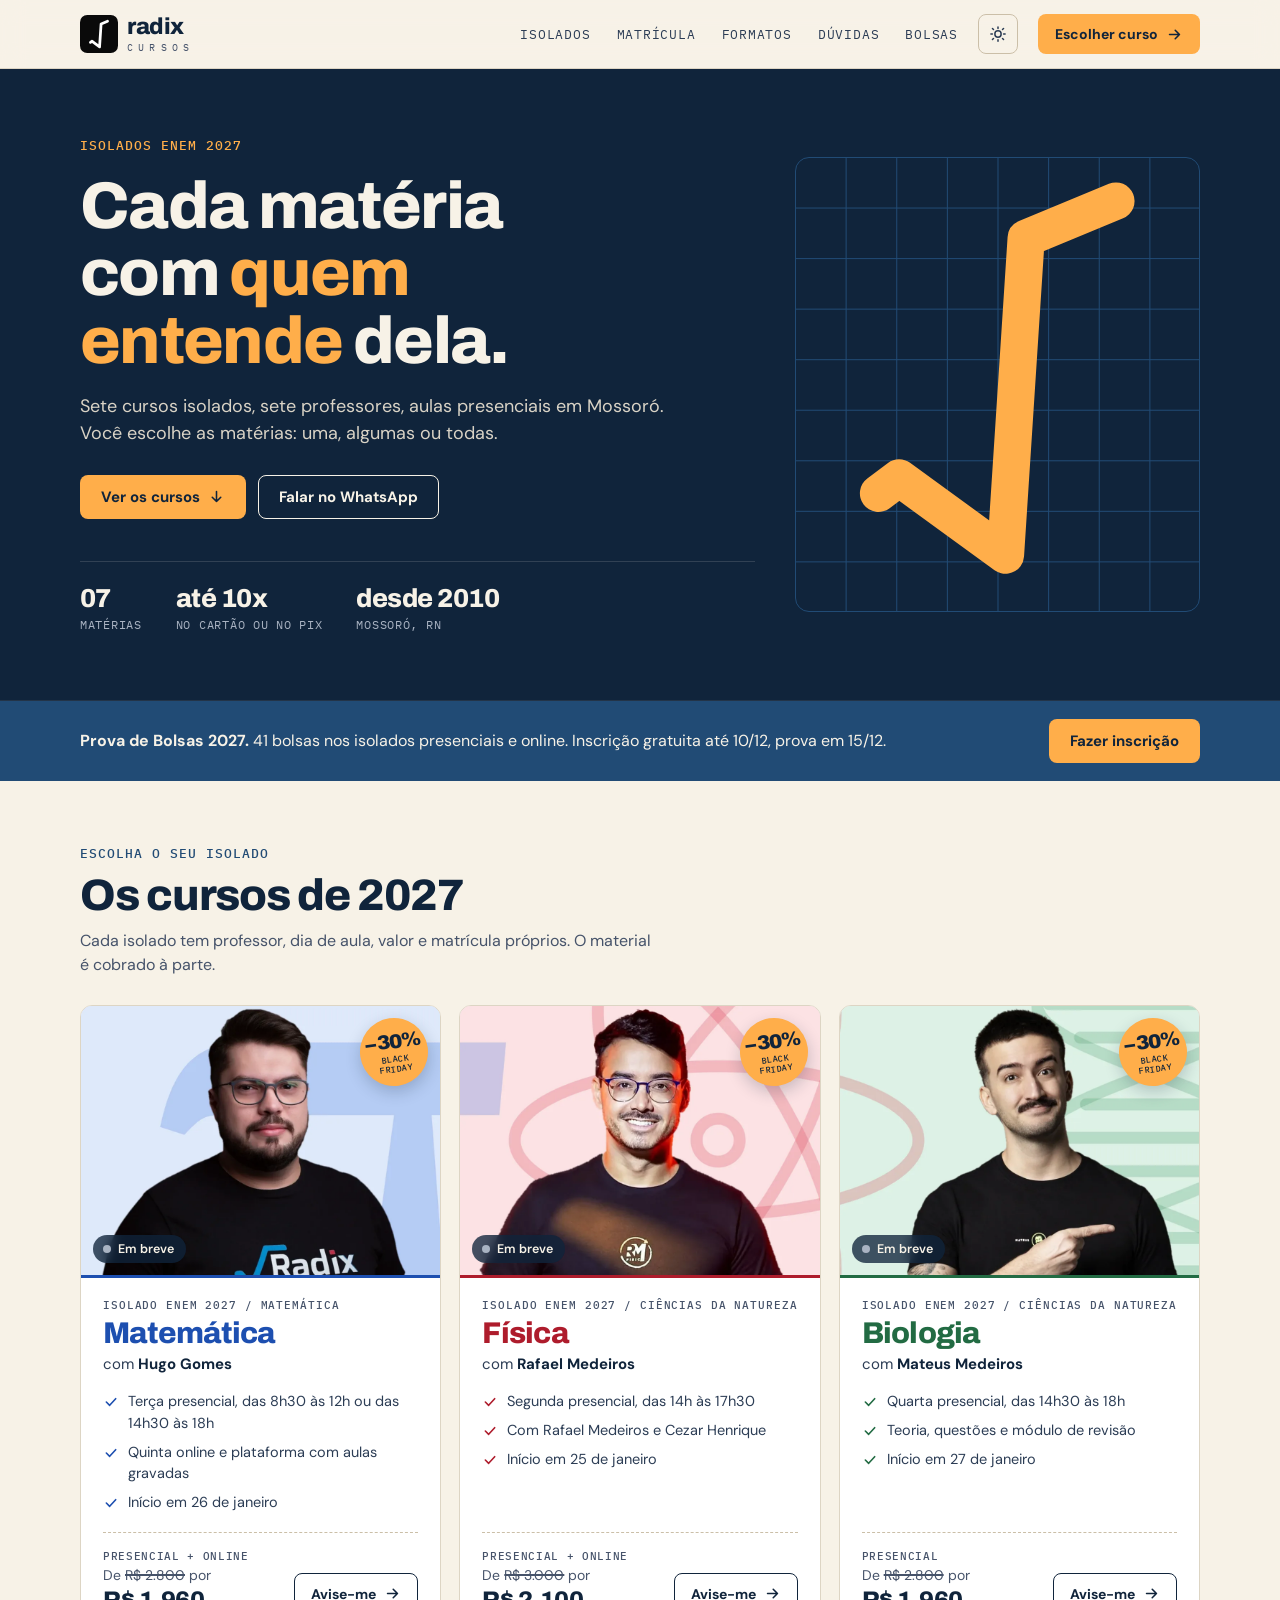
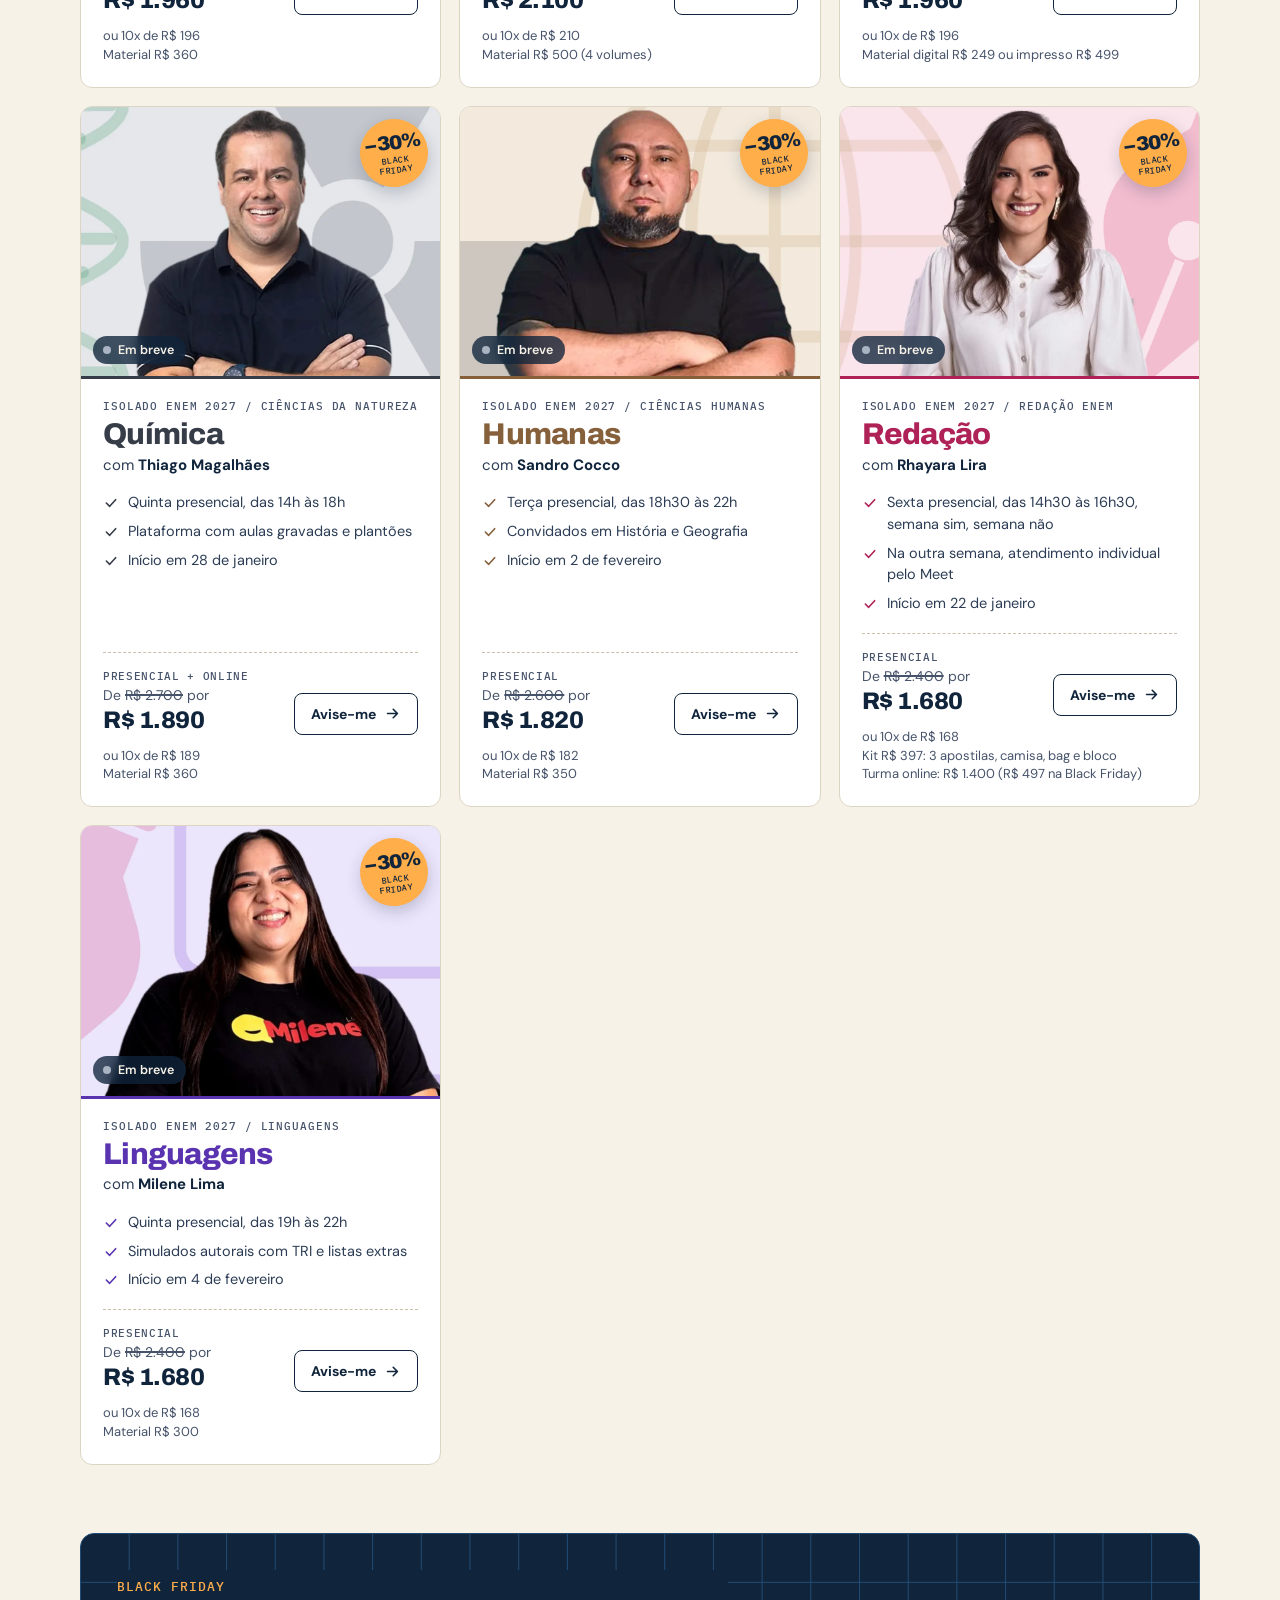
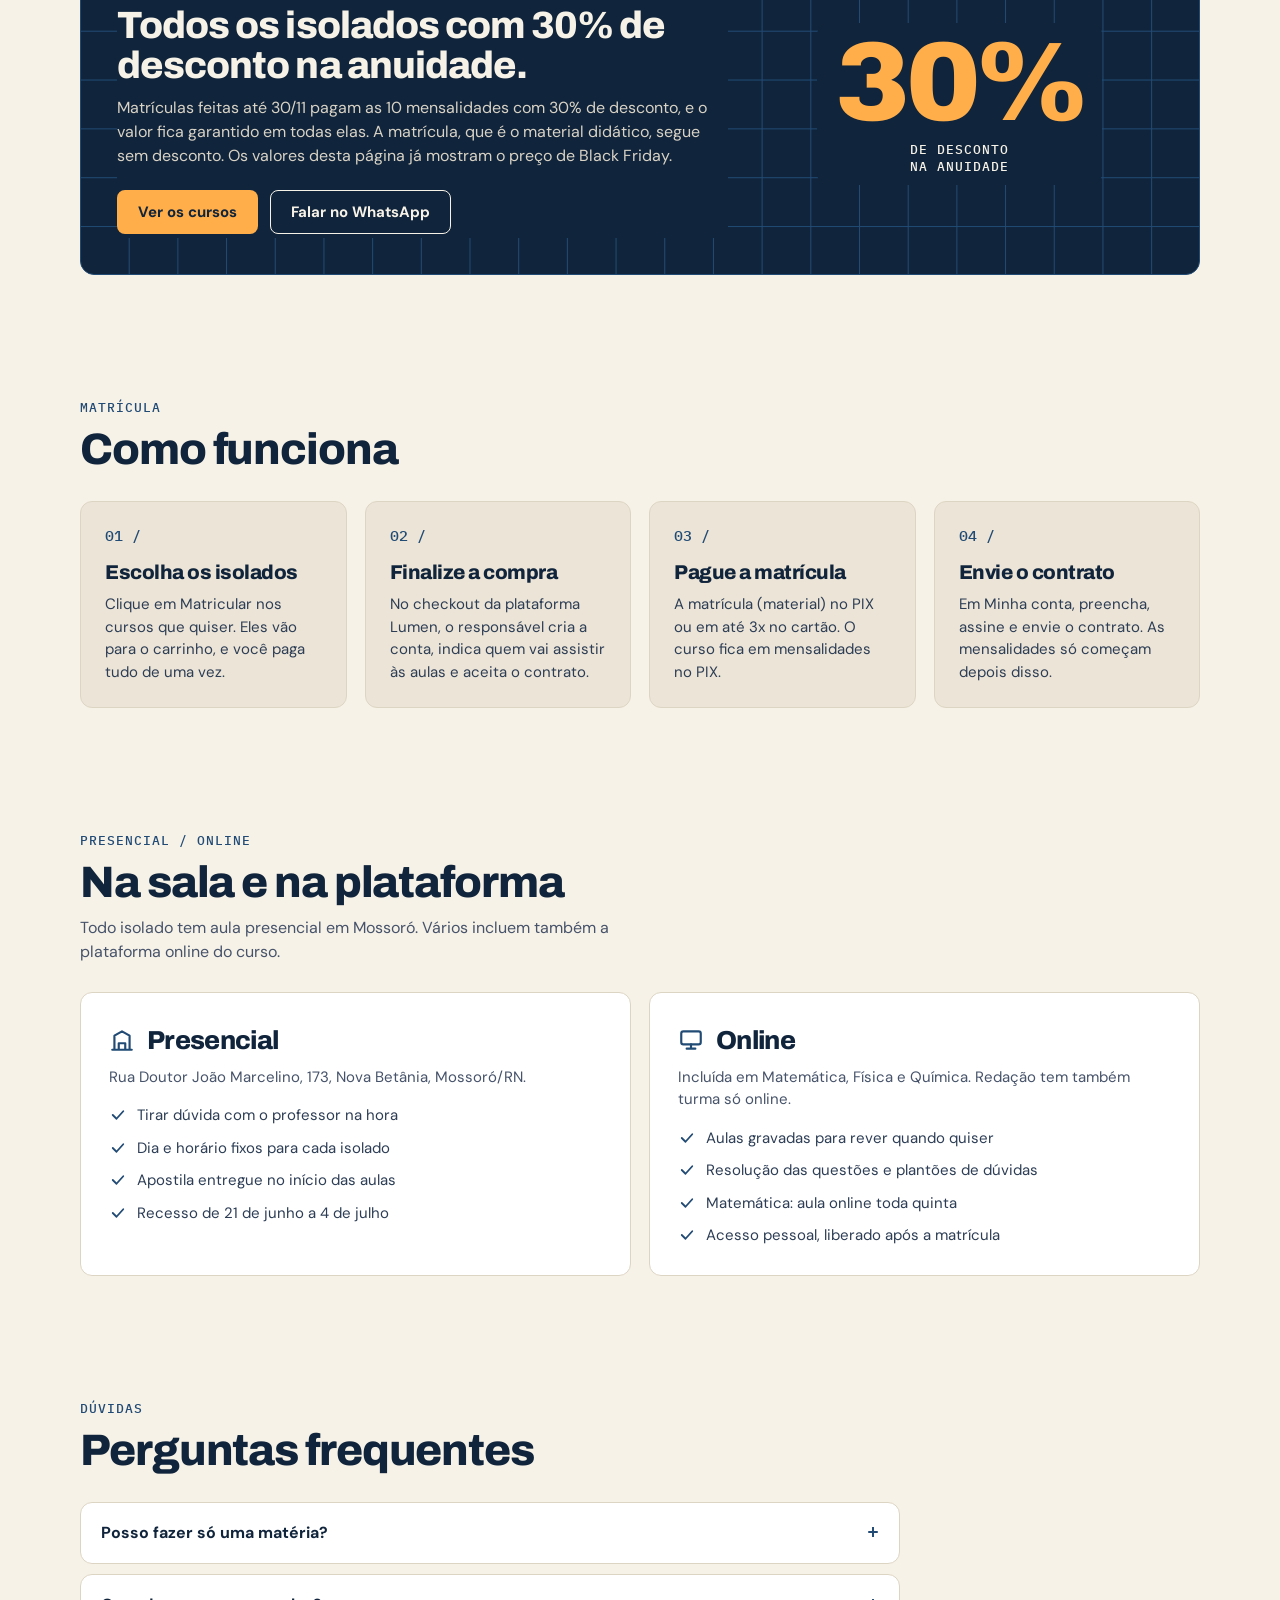
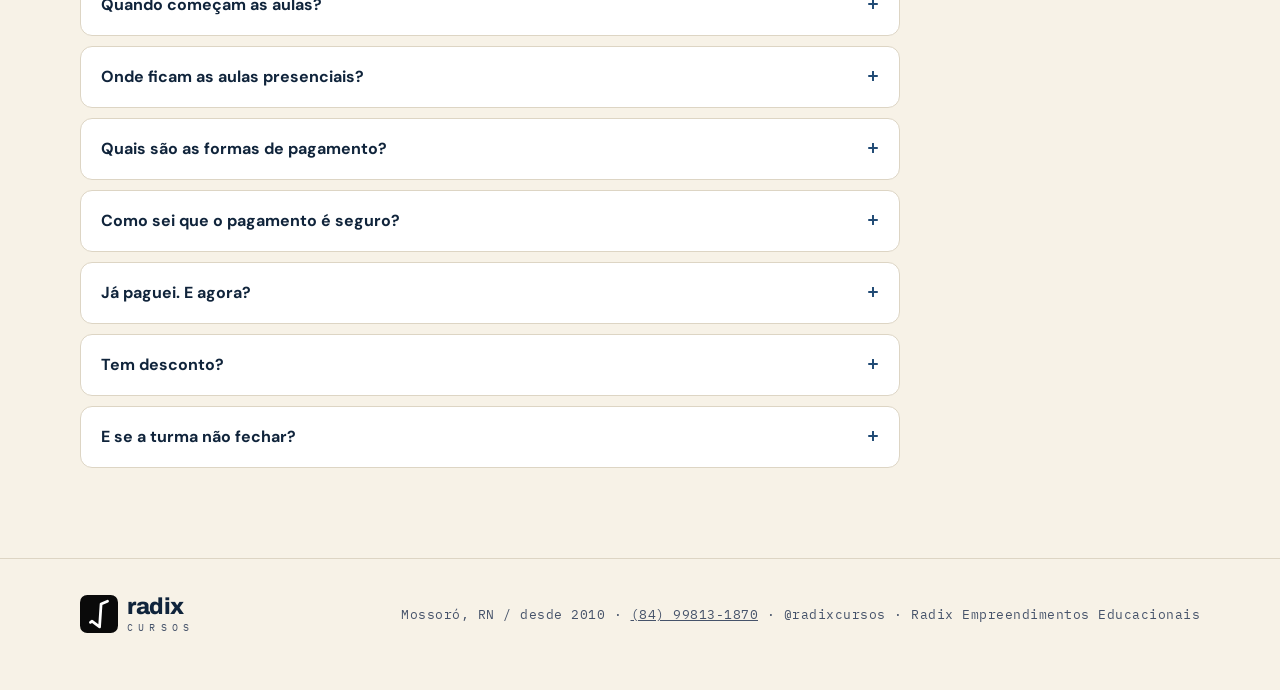
<file: index.html>
<!DOCTYPE html>
<html lang="pt-BR">
<head>
<meta charset="UTF-8">
<meta name="viewport" content="width=device-width, initial-scale=1.0">
<meta name="robots" content="noindex">
<title>Radix Cursos · Isolados ENEM 2027</title>
<link rel="preconnect" href="https://fonts.googleapis.com">
<link rel="preconnect" href="https://fonts.gstatic.com" crossorigin>
<link href="https://fonts.googleapis.com/css2?family=Archivo:wght@800;900&family=DM+Sans:wght@400;500;700&family=IBM+Plex+Mono:wght@400;500&display=swap" rel="stylesheet">
<style>
  /* ============ IDENTIDADE RADIX CURSOS 2027 ============
     Fonte: Marketing/radix-cursos-identidade-2027 (manual + tokens).
     "Azul para estruturar. Âmbar para agir." Âmbar nunca é texto
     sobre fundo claro. Cores das matérias = carrossel "Time Radix". */
  :root {
    --noite: #10243B; --papel: #F7F2E7; --ambar: #FFAE4A; --ambar-2: #FFBF6E; --apoio: #214B75;
    --bg: #F7F2E7; --bg-2: #ECE4D6; --surface: #FFFFFF;
    --line: #DDD5C4; --line-2: #CBBFA8;
    --text: #10243B; --text-2: #2C3D55; --muted: #46536A;
    --destaque: #214B75;            /* etiquetas, números, ícones sobre fundo claro */
    --shadow: 0 16px 40px rgba(16,36,59,.10);
    /* cores das matérias */
    --mat: #1D4FB0; --fis: #AE1C2C; --bio: #226B43; --qui: #363D48;
    --hum: #86603A; --red: #AE2257; --lin: #5A33B0;
    color-scheme: light;
  }
  :root[data-theme="dark"] {
    --bg: #10243B; --bg-2: #0C1C2F; --surface: #17304D;
    --line: rgba(247,242,231,.12); --line-2: rgba(247,242,231,.24);
    --text: #F7F2E7; --text-2: #D9D3C6; --muted: #A9B3C2;
    --destaque: #FFAE4A;
    --shadow: 0 20px 50px rgba(0,0,0,.35);
    --mat: #8DB0F2; --fis: #F2939C; --bio: #86CFA4; --qui: #C3CAD4;
    --hum: #DCB68B; --red: #F08FB4; --lin: #B39AF0;
    color-scheme: dark;
  }
  @media (prefers-color-scheme: dark) {
    :root:not([data-theme="light"]) {
      --bg: #10243B; --bg-2: #0C1C2F; --surface: #17304D;
      --line: rgba(247,242,231,.12); --line-2: rgba(247,242,231,.24);
      --text: #F7F2E7; --text-2: #D9D3C6; --muted: #A9B3C2;
      --destaque: #FFAE4A;
      --shadow: 0 20px 50px rgba(0,0,0,.35);
      --mat: #8DB0F2; --fis: #F2939C; --bio: #86CFA4; --qui: #C3CAD4;
      --hum: #DCB68B; --red: #F08FB4; --lin: #B39AF0;
      color-scheme: dark;
    }
  }

  * { box-sizing: border-box; margin: 0; padding: 0; }
  html { scroll-behavior: smooth; }
  body {
    font-family: 'DM Sans', system-ui, -apple-system, 'Segoe UI', Roboto, sans-serif;
    background: var(--bg); color: var(--text); line-height: 1.5; font-size: 16px;
    -webkit-font-smoothing: antialiased; overflow-x: hidden;
  }
  h1, h2, h3 { font-family: 'Archivo', 'DM Sans', sans-serif; font-weight: 800; letter-spacing: -.025em; }
  .mono { font-family: 'IBM Plex Mono', ui-monospace, monospace; }
  a { color: inherit; }
  .wrap { max-width: 1160px; margin: 0 auto; padding: 0 20px; }
  :focus-visible { outline: 2px solid var(--ambar); outline-offset: 3px; border-radius: 6px; }

  /* ---------- assinatura ---------- */
  .brand { display: flex; align-items: center; gap: 9px; text-decoration: none; }
  .brand svg { width: 38px; height: 38px; flex: none; }
  .brand b { display: block; font-family: 'Archivo', sans-serif; font-size: 23px; font-weight: 800; letter-spacing: -.02em; line-height: 1; }
  .brand small { display: block; font: 400 9.5px 'IBM Plex Mono', monospace; letter-spacing: .55em; text-transform: uppercase; color: var(--muted); margin-top: 3px; }

  /* ---------- topo ---------- */
  header.top {
    position: sticky; top: 0; z-index: 20;
    background: color-mix(in srgb, var(--bg) 88%, transparent);
    backdrop-filter: blur(12px); border-bottom: 1px solid var(--line);
  }
  header.top .wrap { display: flex; align-items: center; gap: 20px; height: 68px; }
  nav.links { display: flex; gap: 26px; margin-left: auto; font: 400 13px 'IBM Plex Mono', monospace; letter-spacing: .06em; text-transform: uppercase; }
  nav.links a { text-decoration: none; color: var(--text-2); }
  nav.links a:hover { color: var(--text); }
  .icon-btn {
    width: 40px; height: 40px; border-radius: 8px; border: 1px solid var(--line-2);
    background: transparent; color: var(--text-2); display: grid; place-items: center; cursor: pointer;
  }
  .icon-btn:hover { color: var(--text); background: var(--surface); }
  .icon-btn svg { width: 18px; height: 18px; }

  /* ---------- botões ---------- */
  .btn {
    display: inline-flex; align-items: center; justify-content: center; gap: 8px; min-height: 44px;
    padding: 11px 20px; border-radius: 8px; font: 700 15px 'DM Sans', sans-serif;
    text-decoration: none; border: 1px solid transparent; cursor: pointer; white-space: nowrap;
    transition: transform .15s ease, background .15s ease;
  }
  .btn:active { transform: translateY(1px); }
  .btn-ambar { background: var(--ambar); color: var(--noite); }
  .btn-ambar:hover { background: var(--ambar-2); }
  .btn-line { border-color: var(--text); color: var(--text); background: transparent; }
  .btn-line:hover { background: var(--bg-2); }
  .btn svg { width: 17px; height: 17px; }
  .top .btn { padding: 9px 16px; font-size: 14px; min-height: 40px; }

  /* ---------- etiqueta ---------- */
  .kicker { display: inline-block; font: 500 12.5px 'IBM Plex Mono', monospace; letter-spacing: .08em; text-transform: uppercase; color: var(--destaque); }

  /* ---------- hero (sempre azul-noite) ---------- */
  .hero { background: var(--noite); color: var(--papel); padding: 64px 0; border-bottom: 1px solid rgba(247,242,231,.08); }
  .hero .wrap { display: grid; grid-template-columns: 1.25fr .75fr; gap: 40px; align-items: center; }
  .hero .kicker { color: var(--ambar); }
  .hero h1 { font-size: clamp(40px, 5.6vw, 66px); line-height: 1.02; margin: 16px 0 18px; max-width: 13ch; }
  .hero h1 em { font-style: normal; color: var(--ambar); }
  .hero p.lead { font-size: clamp(16px, 1.5vw, 18px); color: #D9D3C6; max-width: 52ch; }
  .hero-actions { display: flex; gap: 12px; flex-wrap: wrap; margin-top: 28px; }
  .hero .btn-line { border-color: var(--papel); color: var(--papel); }
  .hero .btn-line:hover { background: rgba(247,242,231,.08); }
  .hero-facts { display: flex; gap: 34px; flex-wrap: wrap; margin-top: 42px; padding-top: 22px; border-top: 1px solid rgba(247,242,231,.14); }
  .hero-facts b { display: block; font: 800 26px 'Archivo', sans-serif; letter-spacing: -.02em; }
  .hero-facts span { font: 400 12px 'IBM Plex Mono', monospace; letter-spacing: .06em; text-transform: uppercase; color: #A9B3C2; }
  /* grafismo: radical âmbar sobre grade */
  .grafismo {
    aspect-ratio: 8 / 9; border: 1px solid var(--apoio); border-radius: 14px;
    background-image: linear-gradient(var(--apoio) 1px, transparent 1px), linear-gradient(90deg, var(--apoio) 1px, transparent 1px);
    background-size: 48px 48px; background-origin: border-box; background-repeat: round; /* sempre um número inteiro de quadros */
    display: grid; place-items: center; overflow: hidden;
  }
  .grafismo svg { width: 82%; height: auto; }

  /* ---------- seções ---------- */
  section { padding: 60px 0; }
  .sec-head { margin-bottom: 28px; }
  .sec-head h2 { font-size: clamp(30px, 3.6vw, 44px); line-height: 1.04; margin-top: 8px; }
  .sec-head p { color: var(--muted); max-width: 52ch; margin-top: 10px; }

  /* ---------- cartões de curso ---------- */
  .grid { display: grid; grid-template-columns: repeat(auto-fill, minmax(320px, 1fr)); gap: 18px; }
  .card {
    --c: var(--apoio);
    position: relative; display: flex; flex-direction: column;
    background: var(--surface); border: 1px solid var(--line); border-radius: 12px;
    overflow: hidden; transition: transform .2s ease, border-color .2s ease, box-shadow .2s ease;
  }
  .card:hover { transform: translateY(-3px); border-color: color-mix(in srgb, var(--c) 45%, var(--line)); box-shadow: var(--shadow); }
  .card-foto { position: relative; aspect-ratio: 1000 / 758; background: color-mix(in srgb, var(--c) 14%, var(--surface)); border-bottom: 3px solid var(--c); overflow: hidden; }
  .card-foto img { width: 100%; height: 100%; object-fit: cover; object-position: center bottom; display: block; transition: transform .3s ease; }
  .card:hover .card-foto img { transform: scale(1.03); }
  /* status: selo discreto no pé da foto */
  .badge {
    position: absolute; left: 12px; bottom: 12px; z-index: 1;
    display: inline-flex; align-items: center; gap: 7px;
    font: 600 12.5px 'DM Sans', sans-serif; padding: 6px 12px 6px 10px; border-radius: 999px;
    background: rgba(16,36,59,.78); color: var(--papel);
    -webkit-backdrop-filter: blur(6px); backdrop-filter: blur(6px);
  }
  .badge::before { content: ''; width: 8px; height: 8px; border-radius: 50%; background: #A9B3C2; }
  .badge.open::before { background: #4ADE80; box-shadow: 0 0 0 3px rgba(74,222,128,.28); }
  /* Black Friday: selo redondo âmbar no canto */
  .selo-bf {
    position: absolute; top: 12px; right: 12px; z-index: 1;
    width: 68px; height: 68px; border-radius: 50%; background: var(--ambar); color: var(--noite);
    display: grid; place-content: center; text-align: center; transform: rotate(-8deg);
    box-shadow: 0 6px 16px rgba(16,36,59,.22);
  }
  .selo-bf b { font: 900 20px 'Archivo', sans-serif; letter-spacing: -.03em; line-height: 1; }
  .selo-bf small { font: 500 8.5px 'IBM Plex Mono', monospace; letter-spacing: .06em; text-transform: uppercase; line-height: 1.15; margin-top: 3px; }
  .card-body { display: flex; flex-direction: column; flex: 1; padding: 20px 22px 22px; }
  .card .area { font: 500 11px 'IBM Plex Mono', monospace; letter-spacing: .08em; text-transform: uppercase; color: var(--muted); }
  .card h3 { font-size: 30px; line-height: 1.02; color: var(--c); margin-top: 6px; }
  .quem { margin-top: 4px; font-size: 15px; color: var(--text-2); }
  .quem b { font-weight: 700; color: var(--text); }
  .card ul { list-style: none; display: grid; gap: 7px; font-size: 14.5px; color: var(--text-2); margin: 16px 0 18px; }
  .card li { display: flex; gap: 9px; align-items: flex-start; }
  .card li svg { width: 16px; height: 16px; flex: none; margin-top: 3px; color: var(--c); }
  .card-foot { margin-top: auto; display: flex; flex-wrap: wrap; align-items: end; justify-content: space-between; gap: 12px; padding-top: 16px; border-top: 1px dashed var(--line-2); }
  .price small { display: block; font: 500 11px 'IBM Plex Mono', monospace; letter-spacing: .06em; text-transform: uppercase; color: var(--muted); margin-bottom: 2px; }
  .price b { font: 800 24px 'Archivo', sans-serif; letter-spacing: -.02em; }
  .price .tbd { font: 700 15px 'DM Sans', sans-serif; color: var(--text-2); letter-spacing: 0; }
  .price-det { flex-basis: 100%; font-size: 13px; color: var(--muted); line-height: 1.45; }
  .card .btn { padding: 9px 16px; font-size: 14px; min-height: 42px; }
  .price-det a { color: var(--destaque); font-weight: 700; }
  .price .de { display: block; font-size: 14px; color: var(--muted); margin-bottom: 1px; }
  .price .de s { text-decoration-thickness: 1.5px; }

  /* ---------- matrícula pela Lumen ---------- */
  .acoes { display: flex; flex-direction: column; gap: 8px; flex-basis: 100%; }
  .acoes .btn { width: 100%; }
  .acoes .turma { font: 500 11px 'IBM Plex Mono', monospace; letter-spacing: .06em; text-transform: uppercase; color: var(--muted); }
  [data-lumen-add][aria-pressed="true"] { display: none; }
  .card [data-lumen-remove] { display: none; }
  .card [data-lumen-remove][data-lumen-status] { display: inline-flex; }
  .btn-nocarrinho { background: var(--bg-2); color: var(--text); border-color: var(--line-2); }
  .btn-nocarrinho:hover { background: var(--line); }
  .carrinho {
    position: fixed; z-index: 30; left: 50%; bottom: 16px; transform: translateX(-50%);
    width: min(760px, calc(100% - 24px)); background: var(--noite); color: var(--papel);
    border: 1px solid var(--apoio); border-radius: 14px; box-shadow: 0 18px 50px rgba(0,0,0,.35);
    padding: 10px 12px 10px 16px; display: flex; flex-direction: column; gap: 10px;
  }
  .carrinho[hidden] { display: none; }
  .carrinho .linha { display: flex; align-items: center; gap: 12px; }
  .carrinho .resumo { flex: 1; min-width: 0; display: flex; align-items: center; gap: 10px; flex-wrap: wrap; }
  .carrinho .resumo b { font-weight: 700; font-size: 15px; }
  .carrinho .kicker { color: var(--ambar); }
  .btn-itens { background: transparent; border: 1px solid rgba(247,242,231,.3); color: var(--papel); border-radius: 8px; padding: 6px 10px; font: 500 12px 'IBM Plex Mono', monospace; letter-spacing: .04em; cursor: pointer; }
  .btn-itens:hover { background: rgba(247,242,231,.08); }
  .carrinho ul { list-style: none; display: flex; flex-wrap: wrap; gap: 6px; max-height: 40vh; overflow: auto; }
  .carrinho ul[hidden] { display: none; }
  .carrinho li { display: inline-flex; align-items: center; gap: 6px; font-size: 13.5px; background: rgba(247,242,231,.08); border: 1px solid rgba(247,242,231,.14); border-radius: 8px; padding: 4px 4px 4px 10px; }
  .carrinho li small { color: var(--ambar); font-weight: 700; }
  .carrinho li button { border: 0; background: transparent; color: #A9B3C2; font-size: 16px; line-height: 1; width: 24px; height: 24px; border-radius: 6px; cursor: pointer; }
  .carrinho li button:hover { background: rgba(247,242,231,.12); color: var(--papel); }
  .carrinho .btn { flex: none; }
  .carrinho .btn[aria-disabled="true"] { pointer-events: none; opacity: .5; }

  .m { --c: var(--mat); } .f { --c: var(--fis); } .b { --c: var(--bio); } .q { --c: var(--qui); }
  .h { --c: var(--hum); } .r { --c: var(--red); } .l { --c: var(--lin); }

  /* ---------- faixa da Prova de Bolsas ---------- */
  .faixa-bolsas { background: var(--apoio); color: var(--papel); padding: 18px 0; }
  .faixa-bolsas .wrap { display: flex; align-items: center; justify-content: space-between; gap: 14px 24px; flex-wrap: wrap; }

  /* ---------- Black Friday (âmbar como texto só sobre azul-noite) ---------- */
  .promo {
    display: grid; grid-template-columns: 1.5fr 1fr; gap: 28px; align-items: center;
    padding: 36px; border-radius: 14px; background: var(--noite); color: var(--papel);
    border: 1px solid var(--apoio);
    background-image: linear-gradient(var(--apoio) 1px, transparent 1px), linear-gradient(90deg, var(--apoio) 1px, transparent 1px);
    background-size: 48px 48px; background-origin: border-box; background-repeat: round; /* sempre um número inteiro de quadros */
  }
  .promo > div:first-child { background: var(--noite); padding: 4px 8px 4px 0; }
  .promo .kicker { color: var(--ambar); }
  .promo h2 { font-size: clamp(26px, 3vw, 38px); line-height: 1.06; margin: 8px 0 10px; }
  .promo p { color: #D9D3C6; max-width: 56ch; }
  .promo-acoes { display: flex; gap: 12px; flex-wrap: wrap; margin-top: 22px; }
  .promo .btn-line { border-color: var(--papel); color: var(--papel); }
  .promo .btn-line:hover { background: rgba(247,242,231,.08); }
  .promo-num { justify-self: center; text-align: center; background: var(--noite); padding: 10px 18px; border-radius: 12px; }
  .promo-num b { display: block; font: 900 clamp(64px, 9vw, 112px) 'Archivo', sans-serif; letter-spacing: -.04em; line-height: .9; color: var(--ambar); }
  .promo-num span { display: block; margin-top: 8px; font: 500 13px 'IBM Plex Mono', monospace; letter-spacing: .08em; text-transform: uppercase; color: var(--papel); }

  /* ---------- combo ---------- */
  .combo {
    display: grid; grid-template-columns: 1.4fr 1fr; gap: 28px; align-items: center;
    padding: 36px; border-radius: 14px; background: var(--surface); border: 1px solid var(--line);
    border-left: 6px solid var(--ambar);
  }
  .combo h2 { font-size: clamp(26px, 3vw, 36px); line-height: 1.06; margin: 8px 0 10px; }
  .combo p { color: var(--text-2); }
  .dots { display: flex; flex-wrap: wrap; gap: 8px; justify-content: flex-end; }
  .dots span { padding: 7px 12px; border-radius: 8px; font-size: 13.5px; font-weight: 700; border: 1px solid var(--line-2); display: inline-flex; align-items: center; gap: 8px; }
  .dots span i { width: 10px; height: 10px; border-radius: 3px; background: var(--c); }

  /* ---------- como funciona ---------- */
  .steps { display: grid; grid-template-columns: repeat(auto-fit, minmax(230px, 1fr)); gap: 18px; counter-reset: s; }
  .step { padding: 24px; border-radius: 12px; border: 1px solid var(--line); background: var(--bg-2); }
  .step::before {
    counter-increment: s; content: counter(s, decimal-leading-zero) ' /';
    font: 500 15px 'IBM Plex Mono', monospace; color: var(--destaque); display: block; margin-bottom: 12px;
  }
  .step h3 { font-size: 20px; margin-bottom: 6px; }
  .step p { font-size: 15px; color: var(--text-2); }

  /* ---------- onde e como ---------- */
  .formats { display: grid; grid-template-columns: repeat(auto-fit, minmax(300px, 1fr)); gap: 18px; }
  .format { padding: 28px; border-radius: 12px; background: var(--surface); border: 1px solid var(--line); }
  .format h3 { font-size: 26px; display: flex; align-items: center; gap: 12px; margin-bottom: 6px; }
  .format h3 svg { width: 26px; height: 26px; color: var(--destaque); }
  .format p { color: var(--muted); margin-bottom: 16px; font-size: 15px; }
  .format ul { list-style: none; display: grid; gap: 10px; }
  .format li { display: flex; gap: 10px; font-size: 15px; color: var(--text-2); }
  .format li svg { width: 18px; height: 18px; flex: none; color: var(--destaque); margin-top: 2px; }

  /* ---------- dúvidas ---------- */
  .faq { display: grid; gap: 10px; max-width: 820px; }
  details { border: 1px solid var(--line); border-radius: 12px; background: var(--surface); }
  summary { cursor: pointer; list-style: none; padding: 18px 20px; font-weight: 700; display: flex; justify-content: space-between; gap: 16px; }
  summary::-webkit-details-marker { display: none; }
  summary::after { content: '+'; font: 500 20px 'IBM Plex Mono', monospace; color: var(--destaque); line-height: 1; }
  details[open] summary::after { content: '−'; }
  details p { padding: 0 20px 18px; color: var(--text-2); font-size: 15px; }
  details p a { color: var(--destaque); font-weight: 700; }

  /* ---------- rodapé ---------- */
  footer { border-top: 1px solid var(--line); padding: 36px 0 56px; margin-top: 30px; }
  footer .wrap { display: flex; justify-content: space-between; gap: 24px; flex-wrap: wrap; align-items: center; }
  footer p { font: 400 12.5px 'IBM Plex Mono', monospace; letter-spacing: .04em; color: var(--muted); }

  @media (max-width: 820px) {
    nav.links { display: none; }
    header.top .wrap { gap: 10px; }
    .brand { margin-right: auto; }
    .hero { padding: 44px 0 48px; }
    .hero .wrap { grid-template-columns: 1fr; }
    .grafismo { display: none; }
    .combo { grid-template-columns: 1fr; padding: 26px; }
    .dots { justify-content: flex-start; }
    .promo { grid-template-columns: 1fr; padding: 26px; gap: 18px; }
    .promo-num { justify-self: start; text-align: left; padding: 0; order: -1; }
    .carrinho { bottom: 10px; }
    .carrinho .linha { flex-wrap: wrap; }
    .carrinho .linha .btn { width: 100%; }
  }
  @media (max-width: 420px) {
    .wrap { padding: 0 16px; }
    .grid { grid-template-columns: 1fr; }
    .top .btn-ambar span { display: none; }
    .hero-actions .btn { flex: 1 1 100%; }
  }
  @media (prefers-reduced-motion: reduce) { * { transition: none !important; scroll-behavior: auto !important; } }
</style>
</head>
<body>
<script>
  // Tema salvo (sem piscar). Chave própria, separada do app.
  try { var t = localStorage.getItem('radix-cursos-theme'); if (t) document.documentElement.dataset.theme = t; } catch (e) {}
</script>

<header class="top">
  <div class="wrap">
    <a class="brand" href="#" aria-label="Radix Cursos, início">
      <svg viewBox="0 0 40 40" fill="none" aria-hidden="true">
        <rect width="40" height="40" rx="7.6" fill="#0A0A0A"/>
        <polyline points="11,28.8 12.5,27.6 20.6,33.5 22.2,9.4 29,6.5" stroke="#fff" stroke-width="2.9" stroke-linecap="round" stroke-linejoin="round"/>
      </svg>
      <span><b>radix</b><small>cursos</small></span>
    </a>
    <nav class="links" aria-label="Seções">
      <a href="#cursos">Isolados</a>
      <a href="#como">Matrícula</a>
      <a href="#formatos">Formatos</a>
      <a href="#duvidas">Dúvidas</a>
      <a href="/bolsas/">Bolsas</a>
    </nav>
    <button class="icon-btn" id="tema" type="button" aria-label="Alternar tema claro e escuro">
      <svg viewBox="0 0 24 24" fill="none" stroke="currentColor" stroke-width="2" stroke-linecap="round"><circle cx="12" cy="12" r="4.2"/><path d="M12 2.5v2M12 19.5v2M4.6 4.6l1.4 1.4M18 18l1.4 1.4M2.5 12h2M19.5 12h2M4.6 19.4 6 18M18 6l1.4-1.4"/></svg>
    </button>
    <a class="btn btn-ambar" href="#cursos"><span>Escolher curso</span>
      <svg viewBox="0 0 24 24" fill="none" stroke="currentColor" stroke-width="2.2" stroke-linecap="round" stroke-linejoin="round"><path d="M5 12h14M13 6l6 6-6 6"/></svg>
    </a>
  </div>
</header>

<main>
  <!-- HERO -->
  <div class="hero">
    <div class="wrap">
      <div>
        <span class="kicker">Isolados ENEM 2027</span>
        <h1>Cada matéria com <em>quem entende</em> dela.</h1>
        <p class="lead">Sete cursos isolados, sete professores, aulas presenciais em Mossoró. Você escolhe as matérias: uma, algumas ou todas.</p>
        <div class="hero-actions">
          <a class="btn btn-ambar" href="#cursos">Ver os cursos
            <svg viewBox="0 0 24 24" fill="none" stroke="currentColor" stroke-width="2.2" stroke-linecap="round" stroke-linejoin="round"><path d="M12 5v14M6 13l6 6 6-6"/></svg>
          </a>
          <a class="btn btn-line" data-zap href="#">Falar no WhatsApp</a>
        </div>
        <div class="hero-facts">
          <div><b>07</b><span>matérias</span></div>
          <div><b>até 10x</b><span>no cartão ou no PIX</span></div>
          <div><b>desde 2010</b><span>Mossoró, RN</span></div>
        </div>
      </div>
      <div class="grafismo" aria-hidden="true">
        <svg viewBox="60 40 320 420" fill="none"><polyline points="105,355 125,340 228,415 248,108 335,72" stroke="#FFAE4A" stroke-width="36" stroke-linecap="round" stroke-linejoin="round"/></svg>
      </div>
    </div>
  </div>

  <!-- PROVA DE BOLSAS (tirar quando as inscrições acabarem, 10/12) -->
  <div class="faixa-bolsas">
    <div class="wrap">
      <p><b>Prova de Bolsas 2027.</b> 41 bolsas nos isolados presenciais e online. Inscrição gratuita até 10/12, prova em 15/12.</p>
      <a class="btn btn-ambar" href="/bolsas/">Fazer inscrição</a>
    </div>
  </div>

  <!-- CURSOS -->
  <section id="cursos">
    <div class="wrap">
      <div class="sec-head">
        <span class="kicker">Escolha o seu isolado</span>
        <h2>Os cursos de 2027</h2>
        <p>Cada isolado tem professor, dia de aula, valor e matrícula próprios. O material é cobrado à parte.</p>
      </div>
      <div class="grid" id="grade"></div>
    </div>
  </section>

  <!-- BLACK FRIDAY (tirar quando a promoção acabar) -->
  <section style="padding-top:8px">
    <div class="wrap">
      <div class="promo">
        <div>
          <span class="kicker">Black Friday</span>
          <h2>Todos os isolados com 30% de desconto na anuidade.</h2>
          <p>Matrículas feitas até 30/11 pagam as 10 mensalidades com 30% de desconto, e o valor fica garantido em todas elas. A matrícula, que é o material didático, segue sem desconto. Os valores desta página já mostram o preço de Black Friday.</p>
          <div class="promo-acoes">
            <a class="btn btn-ambar" href="#cursos">Ver os cursos</a>
            <a class="btn btn-line" data-zap="Olá! Quero aproveitar a Black Friday dos isolados do Radix 2027." href="#">Falar no WhatsApp</a>
          </div>
        </div>
        <div class="promo-num" aria-hidden="true"><b>30%</b><span>de desconto<br>na anuidade</span></div>
      </div>
    </div>
  </section>

  <!-- COMO FUNCIONA -->
  <section id="como">
    <div class="wrap">
      <div class="sec-head"><span class="kicker">Matrícula</span><h2>Como funciona</h2></div>
      <div class="steps">
        <div class="step"><h3>Escolha os isolados</h3><p>Clique em Matricular nos cursos que quiser. Eles vão para o carrinho, e você paga tudo de uma vez.</p></div>
        <div class="step"><h3>Finalize a compra</h3><p>No checkout da plataforma Lumen, o responsável cria a conta, indica quem vai assistir às aulas e aceita o contrato.</p></div>
        <div class="step"><h3>Pague a matrícula</h3><p>A matrícula (material) no PIX ou em até 3x no cartão. O curso fica em mensalidades no PIX.</p></div>
        <div class="step"><h3>Envie o contrato</h3><p>Em Minha conta, preencha, assine e envie o contrato. As mensalidades só começam depois disso.</p></div>
      </div>
    </div>
  </section>

  <!-- ONDE E COMO -->
  <section id="formatos">
    <div class="wrap">
      <div class="sec-head"><span class="kicker">Presencial / Online</span><h2>Na sala e na plataforma</h2><p>Todo isolado tem aula presencial em Mossoró. Vários incluem também a plataforma online do curso.</p></div>
      <div class="formats">
        <div class="format">
          <h3><svg viewBox="0 0 24 24" fill="none" stroke="currentColor" stroke-width="2" stroke-linecap="round" stroke-linejoin="round"><path d="M3 21h18M5 21V8l7-4 7 4v13M9 21v-6h6v6"/></svg>Presencial</h3>
          <p>Rua Doutor João Marcelino, 173, Nova Betânia, Mossoró/RN.</p>
          <ul>
            <li><svg viewBox="0 0 24 24" fill="none" stroke="currentColor" stroke-width="2.4" stroke-linecap="round" stroke-linejoin="round"><path d="m5 12 5 5 9-10"/></svg>Tirar dúvida com o professor na hora</li>
            <li><svg viewBox="0 0 24 24" fill="none" stroke="currentColor" stroke-width="2.4" stroke-linecap="round" stroke-linejoin="round"><path d="m5 12 5 5 9-10"/></svg>Dia e horário fixos para cada isolado</li>
            <li><svg viewBox="0 0 24 24" fill="none" stroke="currentColor" stroke-width="2.4" stroke-linecap="round" stroke-linejoin="round"><path d="m5 12 5 5 9-10"/></svg>Apostila entregue no início das aulas</li>
            <li><svg viewBox="0 0 24 24" fill="none" stroke="currentColor" stroke-width="2.4" stroke-linecap="round" stroke-linejoin="round"><path d="m5 12 5 5 9-10"/></svg>Recesso de 21 de junho a 4 de julho</li>
          </ul>
        </div>
        <div class="format">
          <h3><svg viewBox="0 0 24 24" fill="none" stroke="currentColor" stroke-width="2" stroke-linecap="round" stroke-linejoin="round"><rect x="3" y="4" width="18" height="12" rx="2"/><path d="M8 20h8M12 16v4"/></svg>Online</h3>
          <p>Incluída em Matemática, Física e Química. Redação tem também turma só online.</p>
          <ul>
            <li><svg viewBox="0 0 24 24" fill="none" stroke="currentColor" stroke-width="2.4" stroke-linecap="round" stroke-linejoin="round"><path d="m5 12 5 5 9-10"/></svg>Aulas gravadas para rever quando quiser</li>
            <li><svg viewBox="0 0 24 24" fill="none" stroke="currentColor" stroke-width="2.4" stroke-linecap="round" stroke-linejoin="round"><path d="m5 12 5 5 9-10"/></svg>Resolução das questões e plantões de dúvidas</li>
            <li><svg viewBox="0 0 24 24" fill="none" stroke="currentColor" stroke-width="2.4" stroke-linecap="round" stroke-linejoin="round"><path d="m5 12 5 5 9-10"/></svg>Matemática: aula online toda quinta</li>
            <li><svg viewBox="0 0 24 24" fill="none" stroke="currentColor" stroke-width="2.4" stroke-linecap="round" stroke-linejoin="round"><path d="m5 12 5 5 9-10"/></svg>Acesso pessoal, liberado após a matrícula</li>
          </ul>
        </div>
      </div>
    </div>
  </section>

  <!-- DÚVIDAS -->
  <section id="duvidas">
    <div class="wrap">
      <div class="sec-head"><span class="kicker">Dúvidas</span><h2>Perguntas frequentes</h2></div>
      <div class="faq">
        <details><summary>Posso fazer só uma matéria?</summary><p>Pode. Cada isolado é vendido separado. Você escolhe só o que precisa reforçar.</p></details>
        <details><summary>Quando começam as aulas?</summary><p>Redação em 22/01, Física em 25/01, Matemática em 26/01, Biologia em 27/01, Química em 28/01, Humanas em 02/02 e Linguagens em 04/02/2027. As aulas seguem até perto do ENEM, com recesso no Carnaval, na Semana Santa e de 21 de junho a 4 de julho.</p></details>
        <details><summary>Onde ficam as aulas presenciais?</summary><p>Rua Doutor João Marcelino, 173, Nova Betânia, Mossoró/RN.</p></details>
        <details><summary>Quais são as formas de pagamento?</summary><p>Na matrícula pelo site, a matrícula (o material didático) é paga no PIX ou em até 3x no cartão, e o curso fica em 10 mensalidades no PIX. Para pagar o curso de outra forma, fale com o atendimento. Cada curso é do seu professor: o contrato e o pagamento são feitos com a empresa dele.</p></details>
        <details><summary>Como sei que o pagamento é seguro?</summary><p>O botão Finalizar compra leva ao checkout da plataforma de pagamento Lumen, em checkout.lumenio.com.br. Só valem pagamentos feitos ali, ou no cartão por link ou máquina oficial. Nunca pague por PIX direto para a chave de uma pessoa, nem do professor: esse pagamento não quita a matrícula.</p></details>
        <details><summary>Já paguei. E agora?</summary><p>Você recebe a confirmação por e-mail. Em <a href="https://admin.lumenio.com.br/minha-conta" target="_blank" rel="noopener">Minha conta</a>, na aba Contratos, preencha os dados, baixe o contrato, assine e envie o PDF. As mensalidades no PIX só começam depois que o contrato chega e aparecem também em Minha conta.</p></details>
        <details><summary>Tem desconto?</summary><p>Em todos os isolados: 10% para pagamento à vista e 40% para quem estuda ou estudou o ensino médio em escola pública, com comprovação. Alguns cursos têm também desconto de ex-aluno, de irmãos ou de escola parceira; o atendimento informa. Os descontos não se somam e não valem para o material.</p></details>
        <details><summary>E se a turma não fechar?</summary><p>Cada turma tem um número mínimo de alunos. Se não for atingido até 28/02/2027, a turma pode ser cancelada e você recebe de volta tudo o que pagou em até 10 dias.</p></details>
      </div>
    </div>
  </section>
</main>

<footer>
  <div class="wrap">
    <a class="brand" href="#" aria-label="Radix Cursos">
      <svg viewBox="0 0 40 40" fill="none" aria-hidden="true"><rect width="40" height="40" rx="7.6" fill="#0A0A0A"/><polyline points="11,28.8 12.5,27.6 20.6,33.5 22.2,9.4 29,6.5" stroke="#fff" stroke-width="2.9" stroke-linecap="round" stroke-linejoin="round"/></svg>
      <span><b>radix</b><small>cursos</small></span>
    </a>
    <p>Mossoró, RN / desde 2010 · <a data-zap href="#">(84) 99813-1870</a> · @radixcursos · Radix Empreendimentos Educacionais</p>
  </div>
</footer>

<!-- CARRINHO (preenchido pelo script da Lumen) -->
<div class="carrinho" id="carrinho" hidden>
  <div class="linha">
    <div class="resumo">
      <span class="kicker">Seu carrinho</span>
      <b id="carrinho-resumo" aria-live="polite"></b>
      <button type="button" class="btn-itens" id="carrinho-toggle" aria-expanded="false" aria-controls="carrinho-lista">Ver itens</button>
    </div>
    <a class="btn btn-ambar" data-lumen-checkout-link>Finalizar compra
      <svg viewBox="0 0 24 24" fill="none" stroke="currentColor" stroke-width="2.2" stroke-linecap="round" stroke-linejoin="round"><path d="M5 12h14M13 6l6 6-6 6"/></svg>
    </a>
  </div>
  <ul id="carrinho-lista" hidden></ul>
</div>

<!-- data-lumen-return: domínio cadastrado na Lumen em 16/11/2026 (www, raiz e app). -->
<script src="https://checkout.lumenio.com.br/lumen-cart.js" data-lumen-store="radix" data-lumen-return="https://www.radixcursos.com/obrigado/"></script>
<script>
/* =========================================================
   CATÁLOGO — edite aqui. Fonte: contratos 2027 de cada curso
   (Radix Empreendimentos > Administrativo > Contratos >
   Cursos 2027 > Contratos Prontos) e Informativo 2027
   atualizado, conferidos em 12/11/2026.
   lumen: trecho do nome do curso na loja Lumen (sem acento,
          minúsculas). Se a API da loja tiver oferta com esse nome,
          o cartão mostra preço e turmas da API e o botão
          "Matricular" (carrinho + checkout). Sem oferta: "Avise-me".
          Nunca fixe listingId aqui: ele vem sempre da API.
   preco: null    = "valor a definir". Número = valor integral do
                    curso (usado só sem oferta na Lumen); a página
                    mostra também 10x (máximo do contrato).
   material: texto curto do valor do material (cobrado à parte).
   foto: recorte do carrossel "Time Radix" do Instagram (time-*.webp);
         ao trocar uma imagem, suba o ?v=N para furar o cache.
   ========================================================= */
const RADIX_CURSOS = {
  whatsapp: '5584998131870',
  parcelasMax: 10,
  // Black Friday: desconto sobre a anuidade (valor do curso, não a matrícula/material).
  // Ponha null para desligar: some o selo, o preço riscado e o valor promocional.
  blackFriday: 0.30,
  cursos: [
    { id: 'matematica', lumen: 'matematica', classe: 'm', nome: 'Matemática', area: 'Matemática', prof: 'Hugo Gomes', foto: 'time-hugo.webp?v=2',
      modalidade: 'Presencial + online',
      itens: ['Terça presencial, das 8h30 às 12h ou das 14h30 às 18h', 'Quinta online e plataforma com aulas gravadas', 'Início em 26 de janeiro'],
      preco: 2800, material: 'Material R$ 360' },
    { id: 'fisica', lumen: 'fisica', classe: 'f', nome: 'Física', area: 'Ciências da Natureza', prof: 'Rafael Medeiros', foto: 'time-rafael.webp?v=2',
      modalidade: 'Presencial + online',
      itens: ['Segunda presencial, das 14h às 17h30', 'Com Rafael Medeiros e Cezar Henrique', 'Início em 25 de janeiro'],
      preco: 3000, material: 'Material R$ 500 (4 volumes)' },
    { id: 'biologia', lumen: 'biologia', classe: 'b', nome: 'Biologia', area: 'Ciências da Natureza', prof: 'Mateus Medeiros', foto: 'time-mateus.webp?v=2',
      modalidade: 'Presencial',
      itens: ['Quarta presencial, das 14h30 às 18h', 'Teoria, questões e módulo de revisão', 'Início em 27 de janeiro'],
      preco: 2800, material: 'Material digital R$ 249 ou impresso R$ 499' },
    { id: 'quimica', lumen: 'quimica', classe: 'q', nome: 'Química', area: 'Ciências da Natureza', prof: 'Thiago Magalhães', foto: 'time-thiago.webp?v=2',
      modalidade: 'Presencial + online',
      itens: ['Quinta presencial, das 14h às 18h', 'Plataforma com aulas gravadas e plantões', 'Início em 28 de janeiro'],
      preco: 2700, material: 'Material R$ 360' },
    { id: 'humanas', lumen: 'humanas', classe: 'h', nome: 'Humanas', area: 'Ciências Humanas', prof: 'Sandro Cocco', foto: 'time-sandro.webp?v=2',
      modalidade: 'Presencial',
      itens: ['Terça presencial, das 18h30 às 22h', 'Convidados em História e Geografia', 'Início em 2 de fevereiro'],
      preco: 2600, material: 'Material R$ 350' },
    { id: 'redacao', lumen: 'redacao', classe: 'r', nome: 'Redação', area: 'Redação ENEM', prof: 'Rhayara Lira', foto: 'time-rhayara.webp?v=2',
      modalidade: 'Presencial',
      itens: ['Sexta presencial, das 14h30 às 16h30, semana sim, semana não', 'Na outra semana, atendimento individual pelo Meet', 'Início em 22 de janeiro'],
      preco: 2400, material: 'Kit R$ 397: 3 apostilas, camisa, bag e bloco',
      nota: 'Turma online: R$ 1.400 (R$ 497 na Black Friday)' },
    { id: 'linguagens', lumen: 'linguagens', classe: 'l', nome: 'Linguagens', area: 'Linguagens', prof: 'Milene Lima', foto: 'time-milene.webp?v=2',
      modalidade: 'Presencial',
      itens: ['Quinta presencial, das 19h às 22h', 'Simulados autorais com TRI e listas extras', 'Início em 4 de fevereiro'],
      preco: 2400, material: 'Material R$ 300' }
  ]
};

const CHECK = '<svg viewBox="0 0 24 24" fill="none" stroke="currentColor" stroke-width="2.4" stroke-linecap="round" stroke-linejoin="round"><path d="m5 12 5 5 9-10"/></svg>';
const SETA = '<svg viewBox="0 0 24 24" fill="none" stroke="currentColor" stroke-width="2.2" stroke-linecap="round" stroke-linejoin="round"><path d="M5 12h14M13 6l6 6-6 6"/></svg>';

const brl = v => v.toLocaleString('pt-BR', { style: 'currency', currency: 'BRL', minimumFractionDigits: Number.isInteger(v) ? 0 : 2 });
const esc = s => String(s).replace(/[&<>"']/g, c => ({ '&':'&amp;','<':'&lt;','>':'&gt;','"':'&quot;',"'":'&#39;' }[c]));
const zap = msg => 'https://wa.me/' + RADIX_CURSOS.whatsapp + '?text=' + encodeURIComponent(msg || 'Olá! Quero saber dos isolados do Radix para 2027.');

/* ---------- loja Lumen (guia de integração de 13/11/2026) ----------
   Catálogo público: GET /storefront/radix (sem credenciais).
   O carrinho e o link do checkout são do script oficial lumen-cart.js.
   Nunca vai preço nem dado pessoal no link: a Lumen recalcula tudo.
   `voltar` fica de fora até o domínio ser cadastrado na Lumen. */
const LUMEN = { api: 'https://api.lumenio.com.br', loja: 'radix', minhaConta: 'https://admin.lumenio.com.br/minha-conta' };
let OFERTAS = {};   // id do cartão -> ofertas da API

// "1960.00" -> "R$ 1.960" / "196.50" -> "R$ 196,50", sem passar por float
function brlTxt(valor) {
  const [inteiro, cent = '00'] = String(valor).split('.');
  const c = (cent + '00').slice(0, 2);
  return 'R$ ' + inteiro.replace(/\B(?=(\d{3})+(?!\d))/g, '.') + (c === '00' ? '' : ',' + c);
}
const dataBR = iso => iso.split('-').reverse().join('/');
const semAcento = s => String(s).normalize('NFD').replace(/[̀-ͯ]/g, '').toLowerCase();
// "Radix Matemática 2027 — Turma da manhã (8h30 às 12h)" -> "Turma da manhã (8h30 às 12h)"
const nomeTurma = (o, i) => o.label || (o.courseTitle.includes('—') ? o.courseTitle.split('—').pop().trim() : 'Turma ' + (i + 1));

// "196.00" x 10 -> "1960.00", em centavos inteiros (sem float)
function vezes(valor, n) {
  const [i, c = '00'] = String(valor).split('.');
  const cent = (parseInt(i, 10) * 100 + parseInt((c + '00').slice(0, 2), 10)) * n;
  return Math.floor(cent / 100) + '.' + String(cent % 100).padStart(2, '0');
}
// "196.00" com 30% a menos -> "137.20" (centavos inteiros, arredonda ao centavo)
function comDesconto(valor, pct) {
  const [i, c = '00'] = String(valor).split('.');
  const cent = Math.round((parseInt(i, 10) * 100 + parseInt((c + '00').slice(0, 2), 10)) * (1 - pct));
  return Math.floor(cent / 100) + '.' + String(cent % 100).padStart(2, '0');
}
// "De R$ 2.800 por" (só durante a Black Friday e se o cheio for maior que o promocional)
function deCheio(cheio, promoReais) {
  if (!RADIX_CURSOS.blackFriday || cheio == null || !(cheio > promoReais)) return '';
  return `<span class="de">De <s>${esc(brl(cheio))}</s> por</span>`;
}

function rodapeLumen(c, ofertas) {
  const o = ofertas[0];
  const multi = ofertas.length > 1;
  const mf = o.monthlyFee;
  const bf = RADIX_CURSOS.blackFriday;
  // A Lumen manda a mensalidade cheia e aplica a Black Friday no checkout (desde 17/11).
  // Se um dia a API já vier com desconto (total bem abaixo do contrato), não desconta de novo.
  let mensal = mf ? mf.amount : null, cheio = null;
  if (mf && bf) {
    const apiTotal = parseFloat(vezes(mf.amount, mf.cycleCount));
    if (c.preco && apiTotal < c.preco * 0.95) { cheio = c.preco; }
    else { cheio = apiTotal; mensal = comDesconto(mf.amount, bf); }
  }
  const grande = mf ? mf.cycleCount + 'x de ' + brlTxt(mensal) : brlTxt(o.price);
  const total = mf ? vezes(mensal, mf.cycleCount) : null;
  const de = total ? deCheio(cheio, parseFloat(total)) : '';
  const det = [];
  if (mf) det.push(esc((de ? 'Total ' + brlTxt(total) + ' no PIX' : 'no PIX') + (mf.startDate ? ', a partir de ' + dataBR(mf.startDate) : '')));
  det.push(esc((mf ? '+ matrícula (material) ' : 'Matrícula ') + brlTxt(o.price) + ', no PIX ou em até ' + (o.maxCardInstallments || 1) + 'x no cartão'));
  det.push(`<a href="${esc(LUMEN.api + '/storefront/' + LUMEN.loja + '/listings/' + o.listingId + '/contract')}" target="_blank" rel="noopener">Ver contrato</a>`);
  const botoes = ofertas.map((of, i) => `
      ${multi ? `<span class="turma">${esc(nomeTurma(of, i))}</span>` : ''}
      <button type="button" class="btn btn-ambar" data-lumen-add="${esc(of.listingId)}" data-lumen-title="${esc(of.courseTitle)}">Matricular ${SETA}</button>
      <button type="button" class="btn btn-nocarrinho" data-lumen-remove="${esc(of.listingId)}">No carrinho · remover</button>`).join('');
  return `
          <div class="price"><small>${esc(c.modalidade)}</small>${de}<b>${esc(grande)}</b></div>
          <p class="price-det">${det.join('<br>')}</p>
          <div class="acoes">${botoes}</div>`;
}

function rodapeEstatico(c) {
  const n = RADIX_CURSOS.parcelasMax;
  const bf = RADIX_CURSOS.blackFriday;
  const valor = c.preco == null ? null : (bf ? Math.round(c.preco * (1 - bf)) : c.preco);
  const de = valor == null ? '' : deCheio(c.preco, valor);
  const detalhe = [valor == null ? '' : 'ou ' + n + 'x de ' + brl(valor / n), c.material, c.nota].filter(Boolean).map(esc).join('<br>');
  const destino = zap('Olá! Quero ser avisado quando abrir a matrícula do isolado de ' + c.nome + ' em 2027.');
  return `
          <div class="price"><small>${esc(c.modalidade)}</small>${de}${valor == null ? '<b class="tbd">valor a definir</b>' : '<b>' + brl(valor) + '</b>'}</div>
          <a class="btn btn-line" href="${esc(destino)}" target="_blank" rel="noopener">Avise-me ${SETA}</a>
          ${detalhe ? `<p class="price-det">${detalhe}</p>` : ''}`;
}

function render() {
  const grade = document.getElementById('grade');
  grade.innerHTML = RADIX_CURSOS.cursos.map(c => {
    const ofertas = OFERTAS[c.id] || [];
    const aberto = ofertas.length > 0;
    return `
    <article class="card ${c.classe}">
      <div class="card-foto">
        <span class="badge ${aberto ? 'open' : ''}">${aberto ? 'Matrículas abertas' : 'Em breve'}</span>
        ${RADIX_CURSOS.blackFriday ? `<span class="selo-bf" aria-label="Black Friday, ${Math.round(RADIX_CURSOS.blackFriday * 100)}% de desconto"><b>−${Math.round(RADIX_CURSOS.blackFriday * 100)}%</b><small>Black<br>Friday</small></span>` : ''}
        <img src="${esc(c.foto)}" alt="${esc(c.prof)}" loading="lazy" width="1000" height="758">
      </div>
      <div class="card-body">
        <span class="area">Isolado ENEM 2027 / ${esc(c.area)}</span>
        <h3>${esc(c.nome)}</h3>
        <p class="quem">com <b>${esc(c.prof)}</b></p>
        <ul>${c.itens.map(i => `<li>${CHECK}<span>${esc(i)}</span></li>`).join('')}</ul>
        <div class="card-foot">${aberto ? rodapeLumen(c, ofertas) : rodapeEstatico(c)}
        </div>
      </div>
    </article>`;
  }).join('');
  sincronizarBotoes();
}

// Espelha o estado do carrinho nos botões desenhados depois do script da Lumen.
function sincronizarBotoes() {
  if (!window.LumenCart) return;
  const st = {}; LumenCart.details().forEach(d => { st[d.id] = d.status; });
  document.querySelectorAll('.card [data-lumen-add]').forEach(b => b.setAttribute('aria-pressed', b.dataset.lumenAdd.toLowerCase() in st ? 'true' : 'false'));
  document.querySelectorAll('.card [data-lumen-remove]').forEach(b => {
    const id = b.dataset.lumenRemove.toLowerCase();
    if (id in st) b.setAttribute('data-lumen-status', st[id]); else b.removeAttribute('data-lumen-status');
  });
}

const AVISO = { sold_out: 'Vagas esgotadas', unavailable: 'Não está mais disponível' };
// Espaço no fim da página do tamanho da barra, para ela nunca cobrir o rodapé.
function ajustarEspaco() {
  const barra = document.getElementById('carrinho');
  document.body.style.paddingBottom = barra.hidden ? '' : (barra.offsetHeight + 28) + 'px';
}
function abrirItens(abrir) {
  const lista = document.getElementById('carrinho-lista');
  const bt = document.getElementById('carrinho-toggle');
  lista.hidden = !abrir;
  bt.setAttribute('aria-expanded', String(abrir));
  bt.textContent = abrir ? 'Esconder itens' : 'Ver itens';
  ajustarEspaco();
}
document.getElementById('carrinho-toggle').addEventListener('click', () => abrirItens(document.getElementById('carrinho-lista').hidden));
window.addEventListener('resize', ajustarEspaco);

function desenharCarrinho() {
  const barra = document.getElementById('carrinho');
  if (!window.LumenCart) { barra.hidden = true; ajustarEspaco(); return; }
  const itens = LumenCart.details();
  barra.hidden = itens.length === 0;
  const avisos = itens.filter(it => AVISO[it.status]).length;
  document.getElementById('carrinho-resumo').textContent =
    itens.length + (itens.length === 1 ? ' curso' : ' cursos') + (avisos ? ' · ' + avisos + ' com aviso' : '');
  if (avisos) abrirItens(true);            // curso esgotado ou fora de venda: mostra a lista
  const lista = document.getElementById('carrinho-lista');
  lista.replaceChildren(...itens.map(it => {
    const li = document.createElement('li');
    li.append(document.createTextNode(it.title || 'Curso'));
    if (AVISO[it.status]) { const s = document.createElement('small'); s.textContent = AVISO[it.status]; li.append(s); }
    const rm = document.createElement('button');
    rm.type = 'button'; rm.textContent = '×'; rm.setAttribute('aria-label', 'Remover ' + (it.title || 'curso'));
    rm.setAttribute('data-lumen-remove', it.id);
    li.append(rm);
    return li;
  }));
  sincronizarBotoes();
  ajustarEspaco();
}
document.addEventListener('lumen-cart:change', desenharCarrinho);

function carregarLoja() {
  if (!window.LumenCart) return;            // script da Lumen não carregou: fica o "Avise-me"
  fetch(LUMEN.api + '/storefront/' + LUMEN.loja)
    .then(r => { if (!r.ok) throw new Error(r.status); return r.json(); })
    .then(({ items }) => {
      const mapa = {};
      (items || []).forEach(o => {
        const t = semAcento(o.courseTitle);
        const c = RADIX_CURSOS.cursos.find(c => c.lumen && t.includes(c.lumen));
        if (c) (mapa[c.id] = mapa[c.id] || []).push(o);
      });
      OFERTAS = mapa;
      render();
    })
    .catch(() => {});                       // sem a API, a página segue com o "Avise-me"
}


document.querySelectorAll('[data-zap]').forEach(a => {
  a.href = zap(a.dataset.zap || ''); a.target = '_blank'; a.rel = 'noopener';
});

document.getElementById('tema').addEventListener('click', () => {
  const atual = document.documentElement.dataset.theme
    || (matchMedia('(prefers-color-scheme: dark)').matches ? 'dark' : 'light');
  const novo = atual === 'light' ? 'dark' : 'light';
  document.documentElement.dataset.theme = novo;
  try { localStorage.setItem('radix-cursos-theme', novo); } catch (e) {}
});

render();
desenharCarrinho();
carregarLoja();
</script>
</body>
</html>
</file>
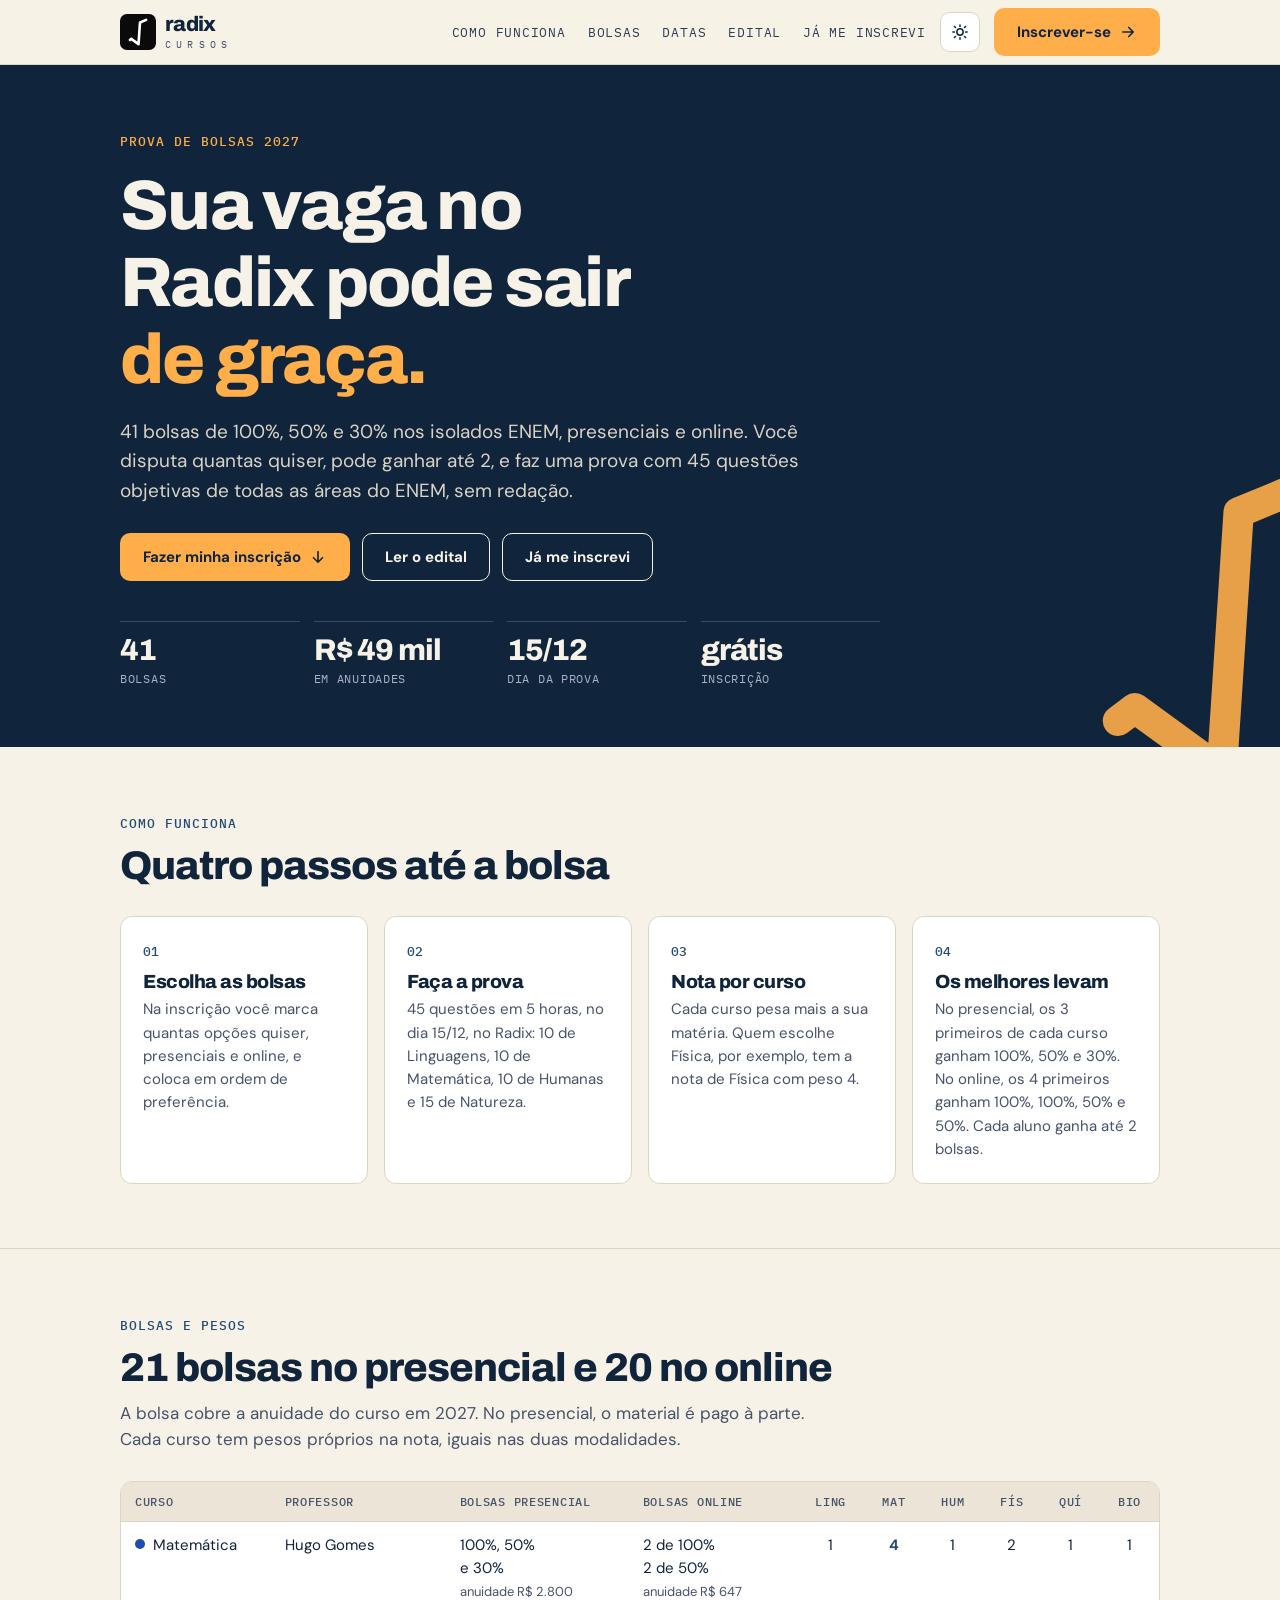
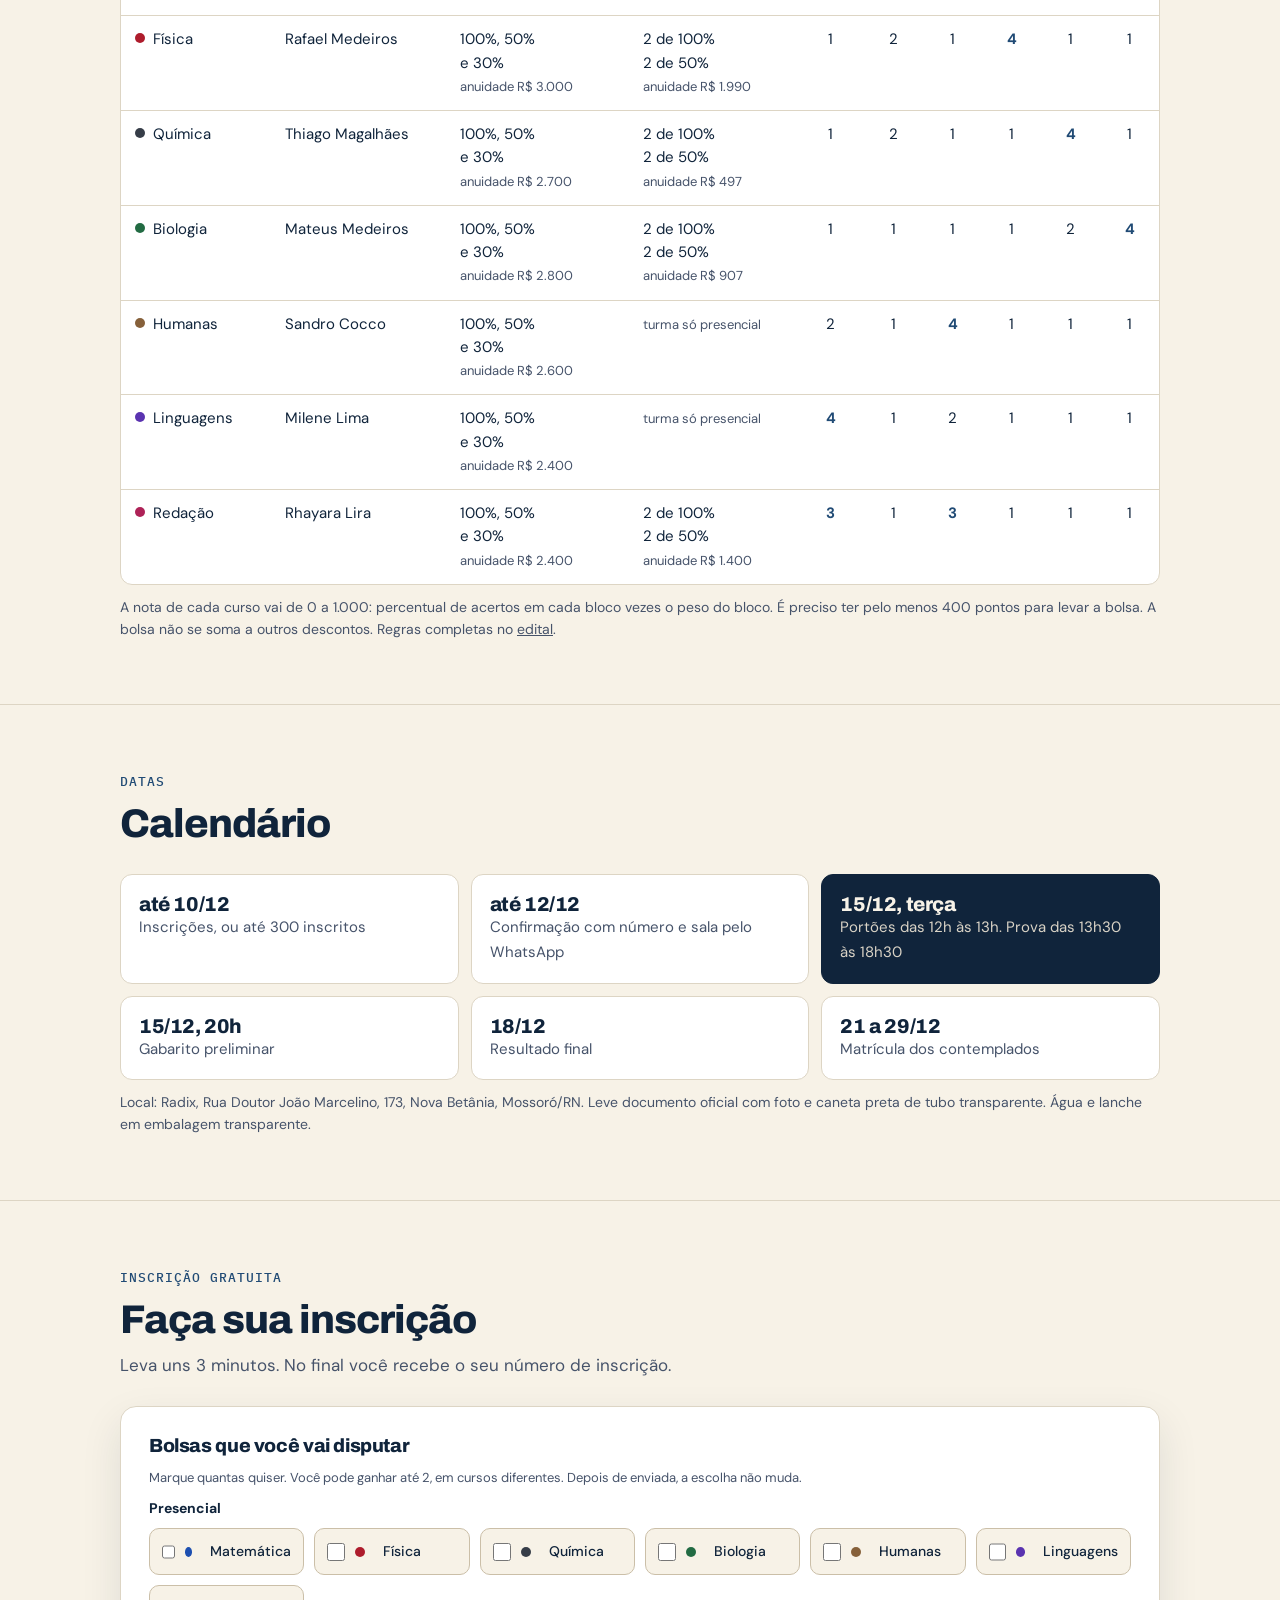
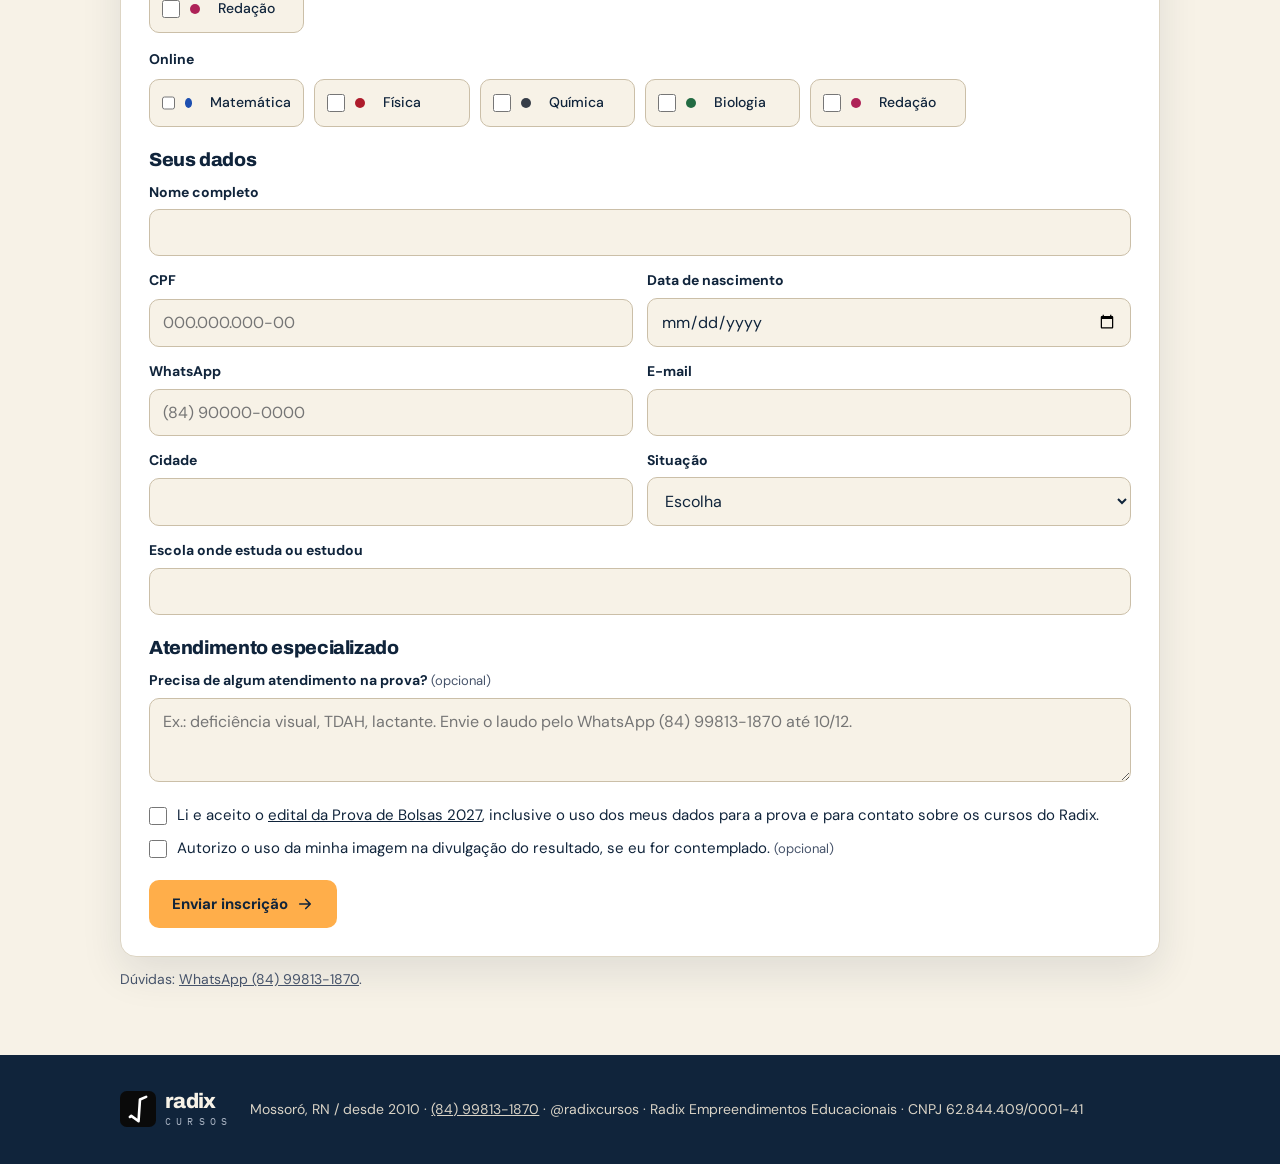
<file: bolsas/index.html>
<!DOCTYPE html>
<html lang="pt-BR">
<head>
<meta charset="UTF-8">
<meta name="viewport" content="width=device-width, initial-scale=1.0">
<title>Prova de Bolsas Radix 2027</title>
<meta name="description" content="41 bolsas de até 100% nos isolados ENEM presenciais e online do Radix Cursos. Prova em 15 de dezembro, inscrição gratuita até 10 de dezembro.">
<meta property="og:title" content="Prova de Bolsas Radix Cursos 2027">
<meta property="og:description" content="41 bolsas de até 100% nos isolados ENEM, presenciais e online. Prova em 15/12, inscrição gratuita.">
<link rel="preconnect" href="https://fonts.googleapis.com">
<link rel="preconnect" href="https://fonts.gstatic.com" crossorigin>
<link href="https://fonts.googleapis.com/css2?family=Archivo:wght@800;900&family=DM+Sans:wght@400;500;700&family=IBM+Plex+Mono:wght@400;500&display=swap" rel="stylesheet">
<link rel="stylesheet" href="/bolsas/bolsas.css?v=2">
<script>try { var t = localStorage.getItem('radix-cursos-theme'); if (t) document.documentElement.dataset.theme = t; } catch (e) {}</script>
</head>
<body>
<header class="top">
  <div class="wrap">
    <a class="brand" href="/" aria-label="Radix Cursos, início">
      <svg viewBox="0 0 40 40" fill="none" aria-hidden="true"><rect width="40" height="40" rx="7.6" fill="#0A0A0A"/><polyline points="11,28.8 12.5,27.6 20.6,33.5 22.2,9.4 29,6.5" stroke="#fff" stroke-width="2.9" stroke-linecap="round" stroke-linejoin="round"/></svg>
      <span><b>radix</b><small>cursos</small></span>
    </a>
    <nav aria-label="Seções"><a href="#como">Como funciona</a><a href="#bolsas">Bolsas</a><a href="#datas">Datas</a><a href="/bolsas/edital/">Edital</a><a href="/bolsas/aluno/">Já me inscrevi</a></nav>
    <button class="icon-btn" id="tema" type="button" aria-label="Alternar tema claro e escuro"><svg viewBox="0 0 24 24" fill="none" stroke="currentColor" stroke-width="2" stroke-linecap="round"><circle cx="12" cy="12" r="4.2"/><path d="M12 2.5v2M12 19.5v2M4.6 4.6l1.4 1.4M18 18l1.4 1.4M2.5 12h2M19.5 12h2M4.6 19.4 6 18M18 6l1.4-1.4"/></svg></button>
    <a class="btn btn-ambar" href="#inscricao"><span>Inscrever-se</span><svg viewBox="0 0 24 24" fill="none" stroke="currentColor" stroke-width="2.2" stroke-linecap="round" stroke-linejoin="round"><path d="M5 12h14M13 6l6 6-6 6"/></svg></a>
  </div>
</header>

<main>
  <div class="hero">
    <div class="wrap">
      <span class="kicker">Prova de Bolsas 2027</span>
      <h1>Sua vaga no Radix pode sair <em>de graça.</em></h1>
      <p class="lead">41 bolsas de 100%, 50% e 30% nos isolados ENEM, presenciais e online. Você disputa quantas quiser, pode ganhar até 2, e faz uma prova com 45 questões objetivas de todas as áreas do ENEM, sem redação.</p>
      <div class="hero-actions">
        <a class="btn btn-ambar" href="#inscricao">Fazer minha inscrição<svg viewBox="0 0 24 24" fill="none" stroke="currentColor" stroke-width="2.2" stroke-linecap="round" stroke-linejoin="round"><path d="M12 5v14M6 13l6 6 6-6"/></svg></a>
        <a class="btn btn-line" href="/bolsas/edital/">Ler o edital</a>
        <a class="btn btn-line" href="/bolsas/aluno/">Já me inscrevi</a>
      </div>
      <div class="facts">
        <div><b>41</b><span>bolsas</span></div>
        <div><b>R$ 49 mil</b><span>em anuidades</span></div>
        <div><b>15/12</b><span>dia da prova</span></div>
        <div><b>grátis</b><span>inscrição</span></div>
      </div>
    </div>
    <div class="grafismo" aria-hidden="true"><svg viewBox="60 40 320 420" fill="none"><polyline points="105,355 125,340 228,415 248,108 335,72" stroke="#FFAE4A" stroke-width="36" stroke-linecap="round" stroke-linejoin="round"/></svg></div>
  </div>

  <section id="como">
    <div class="wrap">
      <div class="sec-head"><span class="kicker">Como funciona</span><h2>Quatro passos até a bolsa</h2></div>
      <div class="passos">
        <div class="passo"><h3>Escolha as bolsas</h3><p>Na inscrição você marca quantas opções quiser, presenciais e online, e coloca em ordem de preferência.</p></div>
        <div class="passo"><h3>Faça a prova</h3><p>45 questões em 5 horas, no dia 15/12, no Radix: 10 de Linguagens, 10 de Matemática, 10 de Humanas e 15 de Natureza.</p></div>
        <div class="passo"><h3>Nota por curso</h3><p>Cada curso pesa mais a sua matéria. Quem escolhe Física, por exemplo, tem a nota de Física com peso 4.</p></div>
        <div class="passo"><h3>Os melhores levam</h3><p>No presencial, os 3 primeiros de cada curso ganham 100%, 50% e 30%. No online, os 4 primeiros ganham 100%, 100%, 50% e 50%. Cada aluno ganha até 2 bolsas.</p></div>
      </div>
    </div>
  </section>

  <section id="bolsas">
    <div class="wrap">
      <div class="sec-head"><span class="kicker">Bolsas e pesos</span><h2>21 bolsas no presencial e 20 no online</h2><p>A bolsa cobre a anuidade do curso em 2027. No presencial, o material é pago à parte. Cada curso tem pesos próprios na nota, iguais nas duas modalidades.</p></div>
      <div class="tabela-wrap">
        <table>
          <thead><tr><th>Curso</th><th>Professor</th><th>Bolsas presencial</th><th>Bolsas online</th><th class="num">Ling</th><th class="num">Mat</th><th class="num">Hum</th><th class="num">Fís</th><th class="num">Quí</th><th class="num">Bio</th></tr></thead>
          <tbody>
            <tr><td><span class="dot" style="background:var(--mat)"></span>Matemática</td><td>Hugo Gomes</td><td>100%, 50%<br>e 30%<br><span class="ajuda">anuidade R$ 2.800</span></td><td>2 de 100%<br>2 de 50%<br><span class="ajuda">anuidade R$ 647</span></td><td class="num">1</td><td class="num"><span class="peso-forte">4</span></td><td class="num">1</td><td class="num">2</td><td class="num">1</td><td class="num">1</td></tr>
            <tr><td><span class="dot" style="background:var(--fis)"></span>Física</td><td>Rafael Medeiros</td><td>100%, 50%<br>e 30%<br><span class="ajuda">anuidade R$ 3.000</span></td><td>2 de 100%<br>2 de 50%<br><span class="ajuda">anuidade R$ 1.990</span></td><td class="num">1</td><td class="num">2</td><td class="num">1</td><td class="num"><span class="peso-forte">4</span></td><td class="num">1</td><td class="num">1</td></tr>
            <tr><td><span class="dot" style="background:var(--qui)"></span>Química</td><td>Thiago Magalhães</td><td>100%, 50%<br>e 30%<br><span class="ajuda">anuidade R$ 2.700</span></td><td>2 de 100%<br>2 de 50%<br><span class="ajuda">anuidade R$ 497</span></td><td class="num">1</td><td class="num">2</td><td class="num">1</td><td class="num">1</td><td class="num"><span class="peso-forte">4</span></td><td class="num">1</td></tr>
            <tr><td><span class="dot" style="background:var(--bio)"></span>Biologia</td><td>Mateus Medeiros</td><td>100%, 50%<br>e 30%<br><span class="ajuda">anuidade R$ 2.800</span></td><td>2 de 100%<br>2 de 50%<br><span class="ajuda">anuidade R$ 907</span></td><td class="num">1</td><td class="num">1</td><td class="num">1</td><td class="num">1</td><td class="num">2</td><td class="num"><span class="peso-forte">4</span></td></tr>
            <tr><td><span class="dot" style="background:var(--hum)"></span>Humanas</td><td>Sandro Cocco</td><td>100%, 50%<br>e 30%<br><span class="ajuda">anuidade R$ 2.600</span></td><td><span class="ajuda">turma só presencial</span></td><td class="num">2</td><td class="num">1</td><td class="num"><span class="peso-forte">4</span></td><td class="num">1</td><td class="num">1</td><td class="num">1</td></tr>
            <tr><td><span class="dot" style="background:var(--lin)"></span>Linguagens</td><td>Milene Lima</td><td>100%, 50%<br>e 30%<br><span class="ajuda">anuidade R$ 2.400</span></td><td><span class="ajuda">turma só presencial</span></td><td class="num"><span class="peso-forte">4</span></td><td class="num">1</td><td class="num">2</td><td class="num">1</td><td class="num">1</td><td class="num">1</td></tr>
            <tr><td><span class="dot" style="background:var(--red)"></span>Redação</td><td>Rhayara Lira</td><td>100%, 50%<br>e 30%<br><span class="ajuda">anuidade R$ 2.400</span></td><td>2 de 100%<br>2 de 50%<br><span class="ajuda">anuidade R$ 1.400</span></td><td class="num"><span class="peso-forte">3</span></td><td class="num">1</td><td class="num"><span class="peso-forte">3</span></td><td class="num">1</td><td class="num">1</td><td class="num">1</td></tr>
          </tbody>
        </table>
      </div>
      <p class="nota">A nota de cada curso vai de 0 a 1.000: percentual de acertos em cada bloco vezes o peso do bloco. É preciso ter pelo menos 400 pontos para levar a bolsa. A bolsa não se soma a outros descontos. Regras completas no <a href="/bolsas/edital/">edital</a>.</p>
    </div>
  </section>

  <section id="datas">
    <div class="wrap">
      <div class="sec-head"><span class="kicker">Datas</span><h2>Calendário</h2></div>
      <div class="cal">
        <div><b>até 10/12</b><span>Inscrições, ou até 300 inscritos</span></div>
        <div><b>até 12/12</b><span>Confirmação com número e sala pelo WhatsApp</span></div>
        <div class="forte"><b>15/12, terça</b><span>Portões das 12h às 13h. Prova das 13h30 às 18h30</span></div>
        <div><b>15/12, 20h</b><span>Gabarito preliminar</span></div>
        <div><b>18/12</b><span>Resultado final</span></div>
        <div><b>21 a 29/12</b><span>Matrícula dos contemplados</span></div>
      </div>
      <p class="nota">Local: Radix, Rua Doutor João Marcelino, 173, Nova Betânia, Mossoró/RN. Leve documento oficial com foto e caneta preta de tubo transparente. Água e lanche em embalagem transparente.</p>
    </div>
  </section>

  <section id="inscricao">
    <div class="wrap">
      <div class="sec-head"><span class="kicker">Inscrição gratuita</span><h2>Faça sua inscrição</h2><p>Leva uns 3 minutos. No final você recebe o seu número de inscrição.</p></div>

      <div class="form-card">
        <div id="estado-fechado" hidden><h3 id="fechado-titulo">Inscrições encerradas</h3><p class="nota" id="fechado-texto"></p></div>

        <form id="form" novalidate>
          <div class="vagas" id="vagas" hidden></div>

          <fieldset>
            <legend>Bolsas que você vai disputar</legend>
            <p class="ajuda" style="margin-bottom:10px">Marque quantas quiser. Você pode ganhar até 2, em cursos diferentes. Depois de enviada, a escolha não muda.</p>
            <p class="rot" style="margin:6px 0 8px">Presencial</p>
            <div class="cursos-op" id="cursos">
              <label><input type="checkbox" name="cursos" value="matematica_p"><span class="dot" style="background:var(--mat)"></span>Matemática</label>
              <label><input type="checkbox" name="cursos" value="fisica_p"><span class="dot" style="background:var(--fis)"></span>Física</label>
              <label><input type="checkbox" name="cursos" value="quimica_p"><span class="dot" style="background:var(--qui)"></span>Química</label>
              <label><input type="checkbox" name="cursos" value="biologia_p"><span class="dot" style="background:var(--bio)"></span>Biologia</label>
              <label><input type="checkbox" name="cursos" value="humanas_p"><span class="dot" style="background:var(--hum)"></span>Humanas</label>
              <label><input type="checkbox" name="cursos" value="linguagens_p"><span class="dot" style="background:var(--lin)"></span>Linguagens</label>
              <label><input type="checkbox" name="cursos" value="redacao_p"><span class="dot" style="background:var(--red)"></span>Redação</label>
            </div>
            <p class="rot" style="margin:16px 0 8px">Online</p>
            <div class="cursos-op">
              <label><input type="checkbox" name="cursos" value="matematica_o"><span class="dot" style="background:var(--mat)"></span>Matemática</label>
              <label><input type="checkbox" name="cursos" value="fisica_o"><span class="dot" style="background:var(--fis)"></span>Física</label>
              <label><input type="checkbox" name="cursos" value="quimica_o"><span class="dot" style="background:var(--qui)"></span>Química</label>
              <label><input type="checkbox" name="cursos" value="biologia_o"><span class="dot" style="background:var(--bio)"></span>Biologia</label>
              <label><input type="checkbox" name="cursos" value="redacao_o"><span class="dot" style="background:var(--red)"></span>Redação</label>
            </div>
            <div id="bloco-pref" hidden>
              <p class="rot" style="margin:16px 0 4px">Sua ordem de preferência</p>
              <p class="ajuda" style="margin-bottom:8px">Se você se classificar em mais de 2, fica com as primeiras desta lista. Use as setas para ordenar.</p>
              <ol class="pref" id="pref"></ol>
            </div>
          </fieldset>

          <fieldset>
            <legend>Seus dados</legend>
            <div class="grid2">
              <div class="campo full"><label for="nome">Nome completo</label><input type="text" id="nome" name="nome" autocomplete="name" maxlength="120" required></div>
              <div class="campo"><label for="cpf">CPF</label><input type="text" id="cpf" name="cpf" inputmode="numeric" placeholder="000.000.000-00" maxlength="14" required></div>
              <div class="campo"><label for="nascimento">Data de nascimento</label><input type="date" id="nascimento" name="nascimento" min="1950-01-01" max="2016-12-31" required></div>
              <div class="campo"><label for="whatsapp">WhatsApp</label><input type="tel" id="whatsapp" name="whatsapp" inputmode="numeric" placeholder="(84) 90000-0000" autocomplete="tel" maxlength="15" required></div>
              <div class="campo"><label for="email">E-mail</label><input type="email" id="email" name="email" autocomplete="email" maxlength="120" required></div>
              <div class="campo"><label for="cidade">Cidade</label><input type="text" id="cidade" name="cidade" autocomplete="address-level2" maxlength="80" required></div>
              <div class="campo"><label for="situacao">Situação</label>
                <select id="situacao" name="situacao" required>
                  <option value="">Escolha</option>
                  <option>Vou cursar a 1ª série em 2027</option>
                  <option>Vou cursar a 2ª série em 2027</option>
                  <option>Vou cursar a 3ª série em 2027</option>
                  <option>Concluo o ensino médio em 2026</option>
                  <option>Já concluí o ensino médio</option>
                  <option>Outra</option>
                </select>
              </div>
              <div class="campo full"><label for="escola">Escola onde estuda ou estudou</label><input type="text" id="escola" name="escola" maxlength="120" required></div>
            </div>
          </fieldset>

          <fieldset id="bloco-resp" hidden>
            <legend>Responsável legal</legend>
            <p class="ajuda" style="margin-bottom:10px">Obrigatório para quem terá menos de 18 anos em 15/12/2026.</p>
            <div class="grid2">
              <div class="campo full"><label for="responsavel_nome">Nome do responsável</label><input type="text" id="responsavel_nome" name="responsavel_nome" maxlength="120"></div>
              <div class="campo"><label for="responsavel_cpf">CPF do responsável</label><input type="text" id="responsavel_cpf" name="responsavel_cpf" inputmode="numeric" placeholder="000.000.000-00" maxlength="14"></div>
              <div class="campo"><label for="responsavel_whatsapp">WhatsApp do responsável</label><input type="tel" id="responsavel_whatsapp" name="responsavel_whatsapp" inputmode="numeric" placeholder="(84) 90000-0000" maxlength="15"></div>
            </div>
          </fieldset>

          <fieldset>
            <legend>Atendimento especializado</legend>
            <div class="campo"><label for="atendimento_especial">Precisa de algum atendimento na prova? <span class="ajuda">(opcional)</span></label>
              <textarea id="atendimento_especial" name="atendimento_especial" maxlength="500" placeholder="Ex.: deficiência visual, TDAH, lactante. Envie o laudo pelo WhatsApp (84) 99813-1870 até 10/12."></textarea></div>
          </fieldset>

          <div class="hp" aria-hidden="true"><label for="site">Não preencha</label><input type="text" id="site" name="site" tabindex="-1" autocomplete="off"></div>

          <label class="check"><input type="checkbox" id="aceite_edital" required><span>Li e aceito o <a href="/bolsas/edital/" target="_blank" rel="noopener">edital da Prova de Bolsas 2027</a>, inclusive o uso dos meus dados para a prova e para contato sobre os cursos do Radix.</span></label>
          <label class="check"><input type="checkbox" id="aceite_imagem"><span>Autorizo o uso da minha imagem na divulgação do resultado, se eu for contemplado. <span class="ajuda">(opcional)</span></span></label>

          <div class="msg" id="msg" role="alert"></div>
          <p style="margin-top:20px"><button class="btn btn-ambar" type="submit" id="enviar">Enviar inscrição<svg viewBox="0 0 24 24" fill="none" stroke="currentColor" stroke-width="2.2" stroke-linecap="round" stroke-linejoin="round"><path d="M5 12h14M13 6l6 6-6 6"/></svg></button></p>
        </form>

        <div class="sucesso" id="sucesso" hidden>
          <span class="kicker">Inscrição confirmada</span>
          <div class="numero" id="numero"></div>
          <p><b>Este é o seu número de inscrição.</b> Tire um print ou anote. O resultado sai por ele.</p>
          <p>Até 12/12 você recebe no WhatsApp a confirmação com a sala da prova. Dia 15/12, chegue entre 12h e 13h com documento com foto e caneta preta de tubo transparente.</p>
          <p id="sucesso-cursos" class="nota"></p>
          <p style="margin-top:18px"><a class="btn btn-line" href="/bolsas/edital/">Ler o edital</a></p>
        </div>
      </div>
      <p class="nota">Dúvidas: <a href="https://wa.me/5584998131870?text=Ol%C3%A1!%20Tenho%20uma%20d%C3%BAvida%20sobre%20a%20Prova%20de%20Bolsas%202027.">WhatsApp (84) 99813-1870</a>.</p>
    </div>
  </section>
</main>

<footer>
  <div class="wrap">
    <a class="brand" href="/" aria-label="Radix Cursos"><svg viewBox="0 0 40 40" fill="none" aria-hidden="true"><rect width="40" height="40" rx="7.6" fill="#0A0A0A"/><polyline points="11,28.8 12.5,27.6 20.6,33.5 22.2,9.4 29,6.5" stroke="#fff" stroke-width="2.9" stroke-linecap="round" stroke-linejoin="round"/></svg><span><b>radix</b><small>cursos</small></span></a>
    <p>Mossoró, RN / desde 2010 · <a href="https://wa.me/5584998131870">(84) 99813-1870</a> · @radixcursos · Radix Empreendimentos Educacionais · CNPJ 62.844.409/0001-41</p>
  </div>
</footer>

<script>
/* Inscrições: RPCs do Supabase do app Radix (migration 26). A tabela não é
   acessível ao público; só bolsas2027_inscrever e bolsas2027_vagas. */
const SB = { url: 'https://bvvfalzwpwvkoghmjvom.supabase.co', key: 'sb_publishable_2_YTQi6igB_VeDBE6joJXg_SNPMIHcC' };
const NOMES = { matematica: 'Matemática', fisica: 'Física', quimica: 'Química', biologia: 'Biologia', humanas: 'Humanas', linguagens: 'Linguagens', redacao: 'Redação' };
const nomeOpcao = v => NOMES[v.split('_')[0]] + (v.endsWith('_o') ? ' online' : ' presencial');
const ERROS = {
  nome: 'Escreva o nome completo.', cpf: 'O CPF não é válido. Confira os números.', nascimento: 'Confira a data de nascimento.',
  email: 'Confira o e-mail.', whatsapp: 'Confira o WhatsApp, com DDD.', campos: 'Preencha cidade, escola e situação.',
  cursos: 'Escolha pelo menos uma bolsa para disputar.', responsavel: 'Para menor de 18 anos, preencha nome, CPF e WhatsApp do responsável. Confira o CPF do responsável.',
  aceite: 'Para se inscrever, marque que leu e aceita o edital.',
  cpf_duplicado: 'Já existe uma inscrição com este CPF. Se precisar de ajuda, chame no WhatsApp (84) 99813-1870.',
  esgotada: 'As 300 vagas da prova foram preenchidas.', encerrada: 'As inscrições foram encerradas em 10/12.',
  invalido: 'Não foi possível enviar. Tente de novo.'
};

async function rpc(nome, corpo) {
  const r = await fetch(SB.url + '/rest/v1/rpc/' + nome, {
    method: 'POST', headers: { 'Content-Type': 'application/json', apikey: SB.key }, body: JSON.stringify(corpo || {})
  });
  if (!r.ok) throw new Error('HTTP ' + r.status);
  return r.json();
}

const $ = id => document.getElementById(id);
const dig = s => String(s || '').replace(/\D/g, '');
function cpfValido(c) {
  c = dig(c); if (c.length !== 11 || /^(\d)\1{10}$/.test(c)) return false;
  for (let t = 9; t < 11; t++) { let s = 0; for (let i = 0; i < t; i++) s += +c[i] * (t + 1 - i); if (((s * 10) % 11) % 10 !== +c[t]) return false; }
  return true;
}
function mascaraCPF(el) { el.addEventListener('input', () => { const d = dig(el.value).slice(0, 11); el.value = d.replace(/(\d{3})(\d)/, '$1.$2').replace(/(\d{3})(\d)/, '$1.$2').replace(/(\d{3})(\d{1,2})$/, '$1-$2'); }); }
function mascaraFone(el) { el.addEventListener('input', () => { const d = dig(el.value).slice(0, 11); el.value = d.length > 10 ? d.replace(/(\d{2})(\d{5})(\d{0,4})/, '($1) $2-$3') : d.replace(/(\d{2})(\d{0,4})(\d{0,4})/, (m, a, b, c) => '(' + a + ') ' + b + (c ? '-' + c : '')).replace(/^\(\) $/, ''); }); }
['cpf', 'responsavel_cpf'].forEach(id => mascaraCPF($(id)));
['whatsapp', 'responsavel_whatsapp'].forEach(id => mascaraFone($(id)));

function menorNaProva() { const v = $('nascimento').value; return !!v && v > '2008-12-15'; }
$('nascimento').addEventListener('change', () => { $('bloco-resp').hidden = !menorNaProva(); });

const caixas = [...document.querySelectorAll('input[name=cursos]')];
caixas.forEach(c => { c.checked = false; });
let ordem = [];   // opções marcadas, na ordem de preferência
function mostraPref(foco) {
  $('bloco-pref').hidden = !ordem.length;
  $('pref').innerHTML = ordem.map((v, i) => '<li><span>' + (i + 1) + 'ª · ' + nomeOpcao(v) + '</span>' +
    '<button type="button" data-v="' + v + '" data-d="-1" aria-label="Subir ' + nomeOpcao(v) + '"' + (i === 0 ? ' disabled' : '') + '>&#8593;</button>' +
    '<button type="button" data-v="' + v + '" data-d="1" aria-label="Descer ' + nomeOpcao(v) + '"' + (i === ordem.length - 1 ? ' disabled' : '') + '>&#8595;</button></li>').join('');
  if (foco) { const b = [...$('pref').querySelectorAll('button')].filter(x => x.dataset.v === foco[0] && !x.disabled); (b.find(x => x.dataset.d === foco[1]) || b[0] || $('pref')).focus(); }
}
caixas.forEach(c => c.addEventListener('change', () => {
  ordem = c.checked ? ordem.concat(c.value) : ordem.filter(v => v !== c.value);
  mostraPref();
}));
$('pref').addEventListener('click', ev => {
  const b = ev.target.closest('button'); if (!b) return;
  const i = ordem.indexOf(b.dataset.v), j = i + Number(b.dataset.d);
  if (i < 0 || j < 0 || j >= ordem.length) return;
  [ordem[i], ordem[j]] = [ordem[j], ordem[i]]; mostraPref([b.dataset.v, b.dataset.d]);
});

function erro(txt, foco) { const m = $('msg'); m.textContent = txt; m.className = 'msg erro'; if (foco) $(foco).focus(); else m.scrollIntoView({ block: 'center', behavior: 'smooth' }); }

$('form').addEventListener('submit', async ev => {
  ev.preventDefault(); $('msg').className = 'msg';
  const cursos = ordem.slice();
  const d = {
    nome: $('nome').value.trim().replace(/\s+/g, ' '), cpf: dig($('cpf').value), nascimento: $('nascimento').value,
    whatsapp: dig($('whatsapp').value), email: $('email').value.trim(), cidade: $('cidade').value.trim(),
    situacao: $('situacao').value, escola: $('escola').value.trim(), cursos,
    responsavel_nome: $('responsavel_nome').value.trim(), responsavel_cpf: dig($('responsavel_cpf').value), responsavel_whatsapp: dig($('responsavel_whatsapp').value),
    atendimento_especial: $('atendimento_especial').value.trim(), aceite_edital: $('aceite_edital').checked, aceite_imagem: $('aceite_imagem').checked,
    site: $('site').value
  };
  if (cursos.length < 1) return erro(ERROS.cursos);
  if (d.nome.length < 5 || !d.nome.includes(' ')) return erro(ERROS.nome, 'nome');
  if (!cpfValido(d.cpf)) return erro(ERROS.cpf, 'cpf');
  if (!d.nascimento) return erro(ERROS.nascimento, 'nascimento');
  if (d.whatsapp.length < 10) return erro(ERROS.whatsapp, 'whatsapp');
  if (!/^[^@\s]+@[^@\s]+\.[^@\s]+$/.test(d.email)) return erro(ERROS.email, 'email');
  if (d.cidade.length < 2) return erro(ERROS.campos, 'cidade');
  if (!d.situacao) return erro(ERROS.campos, 'situacao');
  if (d.escola.length < 2) return erro(ERROS.campos, 'escola');
  if (menorNaProva() && (d.responsavel_nome.length < 5 || !cpfValido(d.responsavel_cpf) || d.responsavel_whatsapp.length < 10)) return erro(ERROS.responsavel, 'responsavel_nome');
  if (!d.aceite_edital) return erro(ERROS.aceite, 'aceite_edital');

  const b = $('enviar'); b.disabled = true; b.firstChild.textContent = 'Enviando...';
  try {
    const r = await rpc('bolsas2027_inscrever', { d });
    if (r && r.ok) {
      $('form').hidden = true; $('sucesso').hidden = false;
      $('numero').textContent = String(r.numero);
      $('sucesso-cursos').textContent = 'Bolsas em disputa, por preferência: ' + cursos.map((v, i) => (i + 1) + 'ª ' + nomeOpcao(v)).join(', ') + '.';
      $('sucesso').scrollIntoView({ block: 'center', behavior: 'smooth' });
    } else {
      erro(ERROS[r && r.erro] || ERROS.invalido);
    }
  } catch (e) {
    erro('Não conseguimos enviar agora. Confira a internet e tente de novo. Se persistir, chame no WhatsApp (84) 99813-1870.');
  } finally { b.disabled = false; b.firstChild.textContent = 'Enviar inscrição'; }
});

(async () => {
  try {
    const v = await rpc('bolsas2027_vagas');
    if (v.encerrada || v.restantes <= 0) {
      $('form').hidden = true; $('estado-fechado').hidden = false;
      $('fechado-texto').textContent = v.encerrada ? 'O prazo terminou em 10/12/2026. Acompanhe o resultado nesta página.' : 'As 300 vagas da prova foram preenchidas.';
    } else if (v.restantes <= 100) {
      $('vagas').hidden = false; $('vagas').textContent = 'Restam ' + v.restantes + ' vagas';
    }
  } catch (e) { /* sem conexão com o banco: o formulário segue visível e o envio mostra o erro */ }
})();

$('tema').addEventListener('click', () => {
  const r = document.documentElement, escuro = r.dataset.theme ? r.dataset.theme === 'dark' : matchMedia('(prefers-color-scheme: dark)').matches;
  r.dataset.theme = escuro ? 'light' : 'dark';
  try { localStorage.setItem('radix-cursos-theme', r.dataset.theme); } catch (e) {}
});
</script>
</body>
</html>
</file>
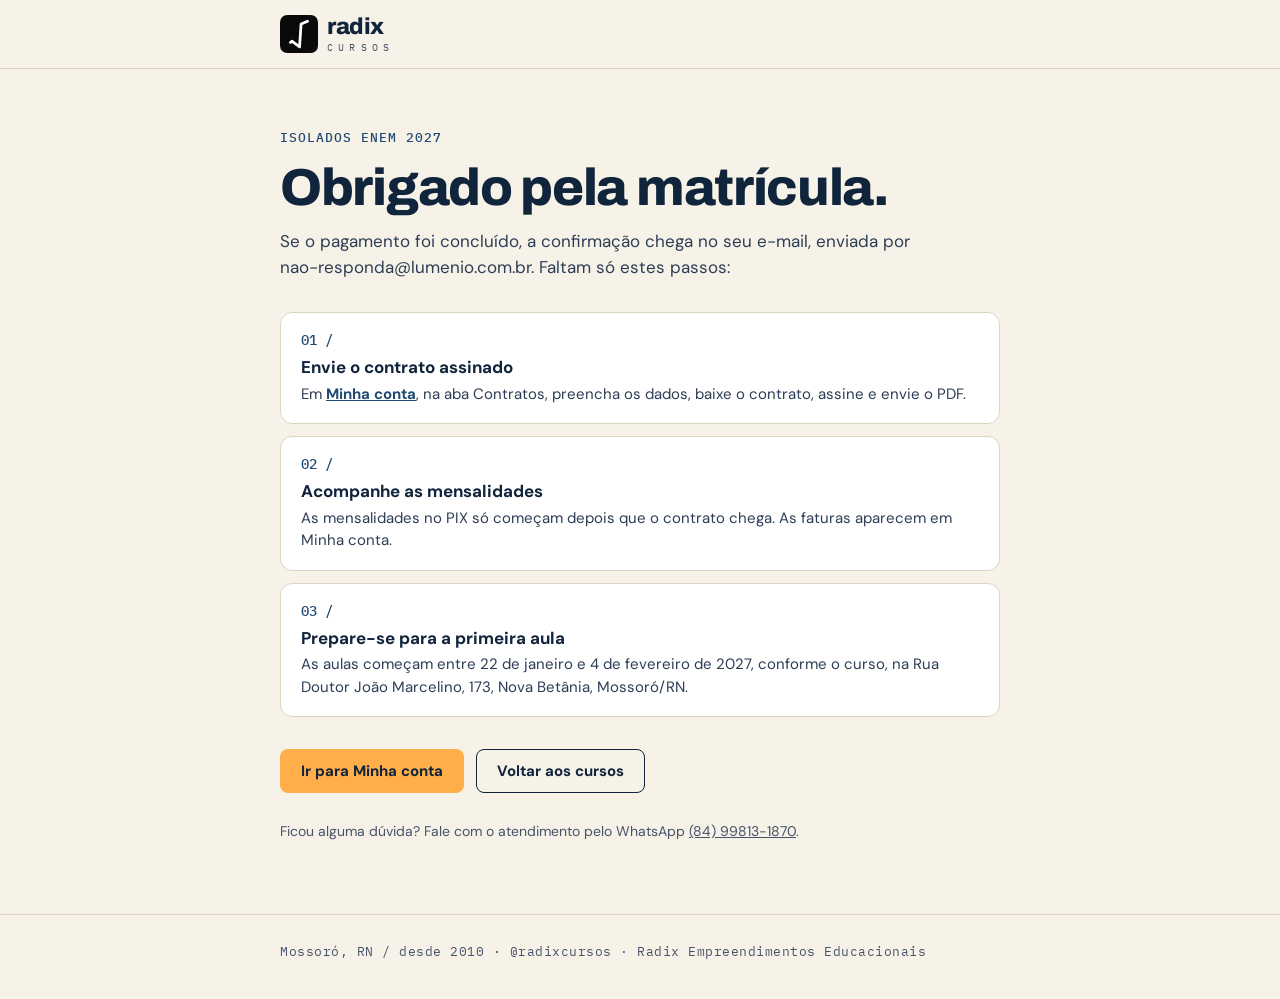
<file: obrigado/index.html>
<!DOCTYPE html>
<html lang="pt-BR">
<head>
<meta charset="UTF-8">
<meta name="viewport" content="width=device-width, initial-scale=1.0">
<meta name="robots" content="noindex">
<title>Matrícula Radix Cursos</title>
<link rel="preconnect" href="https://fonts.googleapis.com">
<link rel="preconnect" href="https://fonts.gstatic.com" crossorigin>
<link href="https://fonts.googleapis.com/css2?family=Archivo:wght@800&family=DM+Sans:wght@400;500;700&family=IBM+Plex+Mono:wght@400;500&display=swap" rel="stylesheet">
<style>
  /* Identidade Radix Cursos 2027 (mesmos tokens do index.html) */
  :root {
    --noite: #10243B; --papel: #F7F2E7; --ambar: #FFAE4A; --ambar-2: #FFBF6E; --apoio: #214B75;
    --bg: #F7F2E7; --bg-2: #ECE4D6; --surface: #FFFFFF; --line: #DDD5C4;
    --text: #10243B; --text-2: #2C3D55; --muted: #46536A; --destaque: #214B75;
    color-scheme: light;
  }
  :root[data-theme="dark"] {
    --bg: #10243B; --bg-2: #0C1C2F; --surface: #17304D; --line: rgba(247,242,231,.12);
    --text: #F7F2E7; --text-2: #D9D3C6; --muted: #A9B3C2; --destaque: #FFAE4A; color-scheme: dark;
  }
  @media (prefers-color-scheme: dark) {
    :root:not([data-theme="light"]) {
      --bg: #10243B; --bg-2: #0C1C2F; --surface: #17304D; --line: rgba(247,242,231,.12);
      --text: #F7F2E7; --text-2: #D9D3C6; --muted: #A9B3C2; --destaque: #FFAE4A; color-scheme: dark;
    }
  }
  * { box-sizing: border-box; margin: 0; padding: 0; }
  body { font-family: 'DM Sans', system-ui, sans-serif; background: var(--bg); color: var(--text); line-height: 1.5; -webkit-font-smoothing: antialiased; }
  a { color: inherit; }
  .wrap { max-width: 760px; margin: 0 auto; padding: 0 20px; }
  header { border-bottom: 1px solid var(--line); }
  header .wrap { height: 68px; display: flex; align-items: center; }
  .brand { display: flex; align-items: center; gap: 9px; text-decoration: none; }
  .brand svg { width: 38px; height: 38px; }
  .brand b { display: block; font: 800 23px 'Archivo', sans-serif; letter-spacing: -.02em; line-height: 1; }
  .brand small { display: block; font: 400 9.5px 'IBM Plex Mono', monospace; letter-spacing: .55em; text-transform: uppercase; color: var(--muted); margin-top: 3px; }
  main { padding: 56px 0 72px; }
  .kicker { font: 500 12.5px 'IBM Plex Mono', monospace; letter-spacing: .08em; text-transform: uppercase; color: var(--destaque); }
  h1 { font: 800 clamp(34px, 5vw, 52px) 'Archivo', sans-serif; letter-spacing: -.025em; line-height: 1.04; margin: 12px 0 14px; }
  .lead { font-size: 17px; color: var(--text-2); max-width: 56ch; }
  ol { list-style: none; counter-reset: s; display: grid; gap: 12px; margin: 32px 0; }
  li { counter-increment: s; background: var(--surface); border: 1px solid var(--line); border-radius: 12px; padding: 18px 20px; }
  li::before { content: counter(s, decimal-leading-zero) ' /'; display: block; font: 500 14px 'IBM Plex Mono', monospace; color: var(--destaque); margin-bottom: 6px; }
  li b { display: block; font-size: 17px; margin-bottom: 2px; }
  li p { color: var(--text-2); font-size: 15px; }
  li a { color: var(--destaque); font-weight: 700; }
  .acoes { display: flex; gap: 12px; flex-wrap: wrap; }
  .btn { display: inline-flex; align-items: center; justify-content: center; gap: 8px; min-height: 44px; padding: 11px 20px; border-radius: 8px; font: 700 15px 'DM Sans', sans-serif; text-decoration: none; border: 1px solid transparent; }
  .btn-ambar { background: var(--ambar); color: var(--noite); }
  .btn-ambar:hover { background: var(--ambar-2); }
  .btn-line { border-color: var(--text); color: var(--text); }
  .nota { margin-top: 28px; font-size: 14px; color: var(--muted); }
  footer { border-top: 1px solid var(--line); padding: 28px 0 40px; }
  footer p { font: 400 12.5px 'IBM Plex Mono', monospace; letter-spacing: .04em; color: var(--muted); }
  @media (max-width: 420px) { .wrap { padding: 0 16px; } .acoes .btn { flex: 1 1 100%; } }
</style>
</head>
<body>
<script>
  try { var t = localStorage.getItem('radix-cursos-theme'); if (t) document.documentElement.dataset.theme = t; } catch (e) {}
</script>
<header>
  <div class="wrap">
    <a class="brand" href="/" aria-label="Radix Cursos, início">
      <svg viewBox="0 0 40 40" fill="none" aria-hidden="true"><rect width="40" height="40" rx="7.6" fill="#0A0A0A"/><polyline points="11,28.8 12.5,27.6 20.6,33.5 22.2,9.4 29,6.5" stroke="#fff" stroke-width="2.9" stroke-linecap="round" stroke-linejoin="round"/></svg>
      <span><b>radix</b><small>cursos</small></span>
    </a>
  </div>
</header>

<main>
  <div class="wrap">
    <span class="kicker">Isolados ENEM 2027</span>
    <h1>Obrigado pela matrícula.</h1>
    <p class="lead">Se o pagamento foi concluído, a confirmação chega no seu e-mail, enviada por nao-responda@lumenio.com.br. Faltam só estes passos:</p>

    <ol>
      <li><b>Envie o contrato assinado</b><p>Em <a href="https://admin.lumenio.com.br/minha-conta" target="_blank" rel="noopener">Minha conta</a>, na aba Contratos, preencha os dados, baixe o contrato, assine e envie o PDF.</p></li>
      <li><b>Acompanhe as mensalidades</b><p>As mensalidades no PIX só começam depois que o contrato chega. As faturas aparecem em Minha conta.</p></li>
      <li><b>Prepare-se para a primeira aula</b><p>As aulas começam entre 22 de janeiro e 4 de fevereiro de 2027, conforme o curso, na Rua Doutor João Marcelino, 173, Nova Betânia, Mossoró/RN.</p></li>
    </ol>

    <div class="acoes">
      <a class="btn btn-ambar" href="https://admin.lumenio.com.br/minha-conta" target="_blank" rel="noopener">Ir para Minha conta</a>
      <a class="btn btn-line" href="/">Voltar aos cursos</a>
    </div>
    <p class="nota">Ficou alguma dúvida? Fale com o atendimento pelo WhatsApp <a href="https://wa.me/5584998131870?text=Ol%C3%A1!%20Acabei%20de%20fazer%20a%20matr%C3%ADcula%20pelo%20site%20e%20tenho%20uma%20d%C3%BAvida." target="_blank" rel="noopener">(84) 99813-1870</a>.</p>
  </div>
</main>

<footer>
  <div class="wrap"><p>Mossoró, RN / desde 2010 · @radixcursos · Radix Empreendimentos Educacionais</p></div>
</footer>

<!-- Esvazia o carrinho: o checkout não acessa o armazenamento do site (guia Lumen, seção 7). -->
<script src="https://checkout.lumenio.com.br/lumen-cart.js" data-lumen-store="radix"></script>
<script>try { LumenCart.clear(); } catch (e) {}</script>
</body>
</html>
</file>
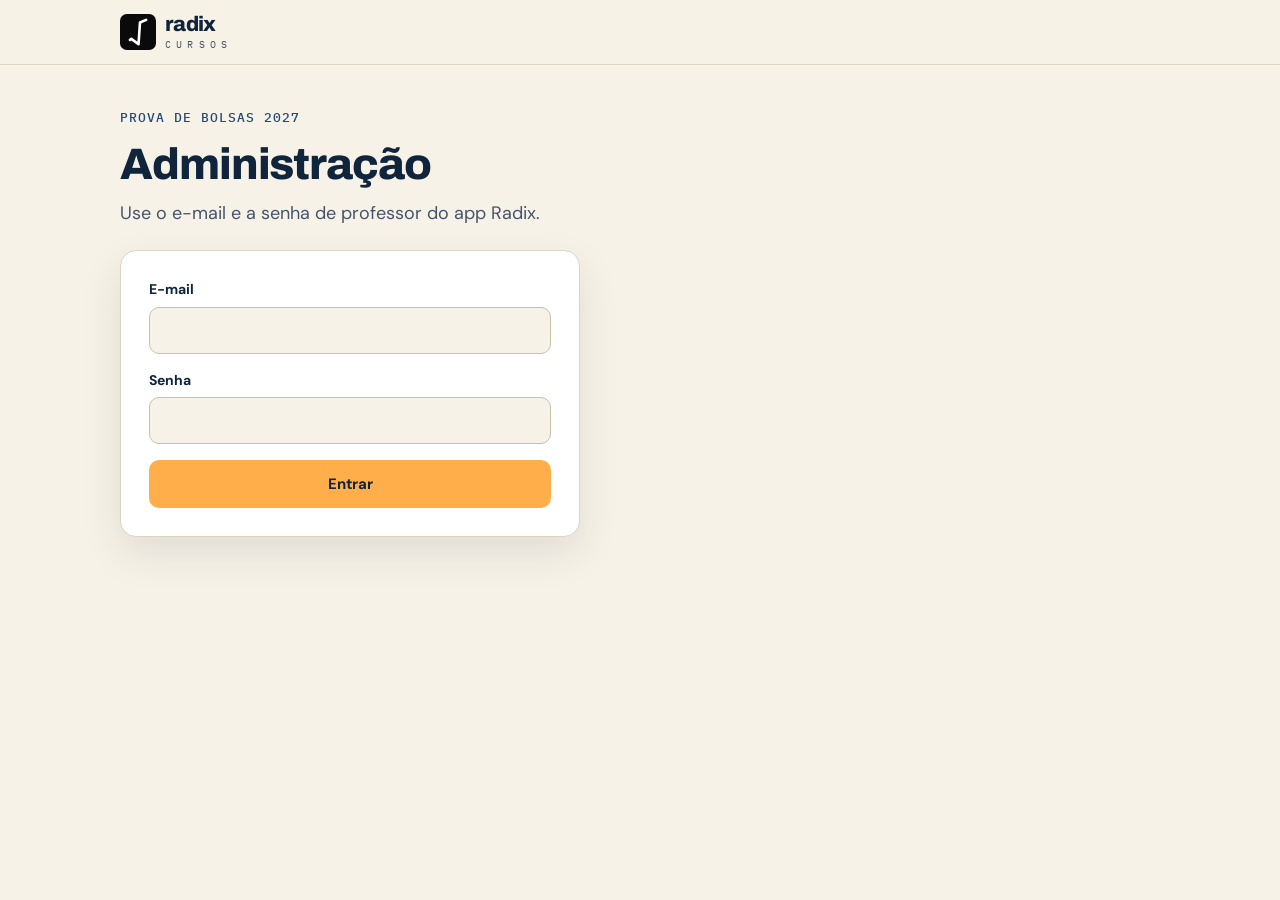
<file: bolsas/adm/index.html>
<!DOCTYPE html>
<html lang="pt-BR">
<head>
<meta charset="UTF-8">
<meta name="viewport" content="width=device-width, initial-scale=1.0">
<meta name="robots" content="noindex, nofollow">
<meta name="referrer" content="no-referrer">
<title>Administração · Prova de Bolsas Radix 2027</title>
<link rel="preconnect" href="https://fonts.googleapis.com">
<link rel="preconnect" href="https://fonts.gstatic.com" crossorigin>
<link href="https://fonts.googleapis.com/css2?family=Archivo:wght@800;900&family=DM+Sans:wght@400;500;700&family=IBM+Plex+Mono:wght@400;500&display=swap" rel="stylesheet">
<link rel="stylesheet" href="/bolsas/bolsas.css?v=2">
<link rel="stylesheet" href="/bolsas/area.css?v=1">
<script>try { var t = localStorage.getItem('radix-cursos-theme'); if (t) document.documentElement.dataset.theme = t; } catch (e) {}</script>
</head>
<body>
<header class="top"><div class="wrap">
  <a class="brand" href="/bolsas" aria-label="Prova de Bolsas"><svg viewBox="0 0 40 40" fill="none" aria-hidden="true"><rect width="40" height="40" rx="7.6" fill="#0A0A0A"/><polyline points="11,28.8 12.5,27.6 20.6,33.5 22.2,9.4 29,6.5" stroke="#fff" stroke-width="2.9" stroke-linecap="round" stroke-linejoin="round"/></svg><span><b>radix</b><small>cursos</small></span></a>
  <button class="btn btn-line sair" id="sair" type="button" hidden>Sair</button>
</div></header>
<main class="wrap area">
  <section id="entrada">
    <span class="kicker">Prova de Bolsas 2027</span><h1>Administração</h1>
    <p class="lead">Use o e-mail e a senha de professor do app Radix.</p>
    <form class="form-card estreito" id="login">
      <div class="campo"><label for="email">E-mail</label><input id="email" type="email" autocomplete="username" required></div>
      <div class="campo"><label for="senha">Senha</label><input id="senha" type="password" autocomplete="current-password" required></div>
      <button class="btn btn-ambar" type="submit">Entrar</button>
    </form>
    <form class="form-card estreito" id="mfa" hidden>
      <div class="campo"><label for="codigo">Código do aplicativo autenticador</label><input id="codigo" type="text" inputmode="numeric" maxlength="6" autocomplete="one-time-code" required></div>
      <button class="btn btn-ambar" type="submit">Confirmar</button>
    </form>
  </section>
  <section id="painel" hidden>
    <span class="kicker">Prova de Bolsas 2027</span><h1>Administração</h1>
    <div class="abas" role="tablist" id="abas"></div>
    <div id="conteudo"></div>
  </section>
  <div class="msg" id="msg" role="status"></div>
</main>
<dialog id="ficha"></dialog>
<script src="/bolsas/area.js?v=1"></script>
<script>
let TK = null, D = null, aba = 'inscritos', pendente = null, filtro = { q: '', o: '', s: '' };
const ABAS = [['inscritos', 'Inscritos'], ['salas', 'Salas'], ['correcao', 'Correção'], ['resultado', 'Resultado'], ['publicar', 'Publicar']];
const ERR = { gabarito: 'O gabarito precisa ter 45 letras: A a E, ou X para anulada.', publicado: 'O resultado está publicado. Retire do ar antes de mudar.', apurar: 'Apure o resultado antes de publicar.', esgotada: 'As 300 vagas estão ocupadas.', numero: 'Inscrição não encontrada.' };
const ER2 = 'Não deu certo. Confira a internet e tente de novo.';
function aviso(t, bom) { const m = $('msg'); m.textContent = t || ''; m.className = t ? 'msg ' + (bom ? 'bom' : 'erro') : 'msg'; }
async function auth(cam, corpo, tk) {
  const r = await fetch(SB.url + '/auth/v1/' + cam, { method: 'POST', headers: { 'Content-Type': 'application/json', apikey: SB.key, ...(tk ? { Authorization: 'Bearer ' + tk } : {}) }, body: JSON.stringify(corpo || {}) });
  const j = await r.json().catch(() => ({})); if (!r.ok) { const e = new Error(j.error_code || j.msg || 'erro'); e.status = r.status; throw e; } return j;
}
async function chama(nome, corpo) {
  try { return await rpc(nome, corpo, TK); }
  catch (e) { if (e.status === 401) { sai(); aviso('A sessão terminou. Entre de novo.'); } throw e; }
}
async function faz(nome, corpo, txt) {
  aviso('');
  try { const r = await chama(nome, corpo); if (r && r.ok === false) { aviso((ERR[r.erro] || 'Não foi possível salvar.') + (r.linhas ? ' Confira os números: ' + r.linhas.join(', ') + '.' : '')); return null; }
    await carrega(); if (txt) aviso(txt, true); return r || { ok: true }; }
  catch (e) { if (e.status !== 401) aviso(ER2); return null; }
}
function sai() { TK = null; D = null; pendente = null; $('conteudo').innerHTML = ''; $('ficha').innerHTML = ''; if ($('ficha').open) $('ficha').close(); $('painel').hidden = true; $('sair').hidden = true; $('mfa').hidden = true; $('login').hidden = false; $('entrada').hidden = false; $('login').reset(); $('mfa').reset(); }
$('sair').onclick = () => { const t = TK; sai(); aviso(''); if (t) auth('logout?scope=local', {}, t).catch(() => {}); };
$('login').onsubmit = async ev => {
  ev.preventDefault(); aviso('');
  try {
    const s = await auth('token?grant_type=password', { email: $('email').value.trim(), password: $('senha').value });
    $('senha').value = '';
    const f = ((s.user && s.user.factors) || []).find(x => x.factor_type === 'totp' && x.status === 'verified');
    if (f) { pendente = { tk: s.access_token, id: f.id }; $('login').hidden = true; $('mfa').hidden = false; $('codigo').focus(); } else await entra(s.access_token);
  } catch (e) { aviso(e.status === 400 ? 'E-mail ou senha não conferem.' : 'Não foi possível entrar agora (' + e.message + ').'); }
};
$('mfa').onsubmit = async ev => {
  ev.preventDefault(); aviso('');
  try { const c = await auth('factors/' + pendente.id + '/challenge', {}, pendente.tk);
    const s = await auth('factors/' + pendente.id + '/verify', { challenge_id: c.id, code: dig($('codigo').value) }, pendente.tk); await entra(s.access_token); }
  catch (e) { $('codigo').value = ''; aviso('O código não confere. Tente o próximo que aparecer no aplicativo.'); }
};
async function entra(tk) {
  TK = tk;
  try { await carrega(); } catch (e) { sai(); aviso(e.status === 403 || e.status === 401 ? 'Esta conta não tem acesso à administração.' : ER2); return; }
  $('entrada').hidden = true; $('painel').hidden = false; $('sair').hidden = false;
}
async function carrega() { D = await chama('bolsas2027_adm_dados'); desenha(); }
const ativos = () => D.inscritos.filter(i => i.status !== 'cancelado');
const data = s => s ? s.slice(0, 10).split('-').reverse().join('/') : '';
function desenha() {
  $('abas').innerHTML = ABAS.map(([k, n]) => `<button role="tab" aria-selected="${k === aba}" data-k="${k}">${n}</button>`).join('');
  $('abas').querySelectorAll('button').forEach(b => b.onclick = () => { aba = b.dataset.k; aviso(''); desenha(); });
  ({ inscritos, salas, correcao, resultado, publicar })[aba]();
}
/* ---------- inscritos ---------- */
function inscritos() {
  const A = ativos(), hoje = new Date().toLocaleDateString('en-CA'), h = A.filter(i => new Date(i.criado_em).toLocaleDateString('en-CA') === hoje).length;
  $('conteudo').innerHTML = `<div class="nums"><div><b>${A.length}</b><span>inscritos</span></div><div><b>${300 - A.length}</b><span>vagas livres</span></div><div><b>${h}</b><span>hoje</span></div><div><b>${A.filter(i => i.atendimento_especial).length}</b><span>atendimento especializado</span></div></div>
    <details class="cartao" style="margin-bottom:18px"><summary>Procura por opção</summary><div class="tabela-wrap" style="margin-top:12px"><table><thead><tr><th>Opção</th><th class="num">Marcaram</th><th class="num">1ª preferência</th></tr></thead><tbody>${OPCOES.map(o => `<tr><td>${nomeOpcao(o)}</td><td class="num">${A.filter(i => i.cursos.includes(o)).length}</td><td class="num">${A.filter(i => i.cursos[0] === o).length}</td></tr>`).join('')}</tbody></table></div></details>
    <div class="barra"><input id="q" type="search" placeholder="Nome, número, CPF ou escola" aria-label="Buscar" value="${esc(filtro.q)}">
    <select id="fo" aria-label="Opção"><option value="">Todas as opções</option>${OPCOES.map(o => `<option value="${o}" ${filtro.o === o ? 'selected' : ''}>${nomeOpcao(o)}</option>`).join('')}</select>
    <select id="fs" aria-label="Situação">${[['', 'Todos'], ['inscrito', 'Ativos'], ['cancelado', 'Cancelados'], ['esp', 'Atendimento especializado']].map(([v, n]) => `<option value="${v}" ${filtro.s === v ? 'selected' : ''}>${n}</option>`).join('')}</select>
    <button class="btn btn-line" id="csv" type="button">Baixar planilha</button><button class="btn btn-line" id="atual" type="button">Atualizar</button></div><div id="tab"></div>`;
  $('q').oninput = e => { filtro.q = e.target.value; tabela(); }; $('fo').onchange = e => { filtro.o = e.target.value; tabela(); }; $('fs').onchange = e => { filtro.s = e.target.value; tabela(); };
  $('csv').onclick = csv; $('atual').onclick = () => carrega().then(() => aviso('Lista atualizada.', true)).catch(() => aviso(ER2)); tabela();
}
const semAc = s => String(s).normalize('NFD').replace(/[̀-ͯ]/g, '').toLowerCase();
function filtrados() {
  const q = semAc(filtro.q.trim()), qd = dig(filtro.q);
  return D.inscritos.filter(i => (!filtro.o || i.cursos.includes(filtro.o)) && (!filtro.s || (filtro.s === 'esp' ? i.atendimento_especial : i.status === filtro.s)) &&
    (!q || semAc(i.nome + ' ' + i.escola + ' ' + i.cidade).includes(q) || (qd && (String(i.numero).includes(qd) || i.cpf.includes(qd)))));
}
function tabela() {
  const l = filtrados();
  $('tab').innerHTML = `<p class="nota" style="margin:0 0 8px">${l.length} na lista. Toque numa linha para abrir a ficha.</p><div class="tabela-wrap"><table><thead><tr><th>Nº</th><th>Nome</th><th>Escola</th><th class="num">Opções</th><th>1ª preferência</th><th>Sala</th><th>Inscrição</th></tr></thead><tbody>${l.map(i =>
    `<tr class="clic ${i.status === 'cancelado' ? 'cancelado' : ''}" data-n="${i.numero}" tabindex="0"><td>${i.numero}</td><td>${esc(i.nome)}</td><td>${esc(i.escola)}</td><td class="num">${i.cursos.length}</td><td>${nomeOpcao(i.cursos[0])}</td><td>${esc(i.sala || '')}</td><td>${new Date(i.criado_em).toLocaleString('pt-BR', { day: '2-digit', month: '2-digit', hour: '2-digit', minute: '2-digit' })}</td></tr>`).join('') || '<tr><td colspan="7">Ninguém com esse filtro.</td></tr>'}</tbody></table></div>`;
  $('tab').querySelectorAll('tr.clic').forEach(t => { t.onclick = () => ficha(+t.dataset.n); t.onkeydown = e => { if (e.key === 'Enter') ficha(+t.dataset.n); }; });
}
function ficha(n) {
  const i = D.inscritos.find(x => x.numero === n), L = (k, v) => v ? `<dt>${k}</dt><dd>${v}</dd>` : '', zap = z => z ? `<a href="https://wa.me/55${dig(z)}" target="_blank" rel="noopener noreferrer">${esc(z)}</a>` : '';
  $('ficha').innerHTML = `<h2>${i.numero} · ${esc(i.nome)}</h2><dl>${L('Situação', i.status === 'cancelado' ? 'Cancelada' : 'Inscrito')}${L('CPF', esc(i.cpf))}${L('Nascimento', data(i.nascimento))}${L('WhatsApp', zap(i.whatsapp))}${L('E-mail', esc(i.email))}${L('Cidade', esc(i.cidade))}${L('Escola', esc(i.escola))}${L('Série', esc(i.situacao))}${L('Responsável', esc(i.responsavel_nome))}${L('CPF do resp.', esc(i.responsavel_cpf))}${L('WhatsApp do resp.', zap(i.responsavel_whatsapp))}${L('Atendimento', esc(i.atendimento_especial))}${L('Uso de imagem', i.aceite_imagem ? 'Autorizou' : 'Não autorizou')}${L('Preferências', i.cursos.map((c, k) => (k + 1) + 'ª ' + nomeOpcao(c)).join('<br>'))}</dl>
    <div class="campo"><label for="fsala">Sala</label><input id="fsala" type="text" maxlength="40" value="${esc(i.sala || '')}"></div><div class="campo" style="margin:12px 0"><label for="fobs">Observação interna</label><textarea id="fobs" maxlength="500">${esc(i.observacao || '')}</textarea></div>
    <div class="barra"><button class="btn btn-ambar" id="fsalva">Salvar</button><button class="btn btn-line" id="fecha">Fechar</button><button class="btn btn-line" id="fcanc">${i.status === 'cancelado' ? 'Reativar inscrição' : 'Cancelar inscrição'}</button></div>`;
  $('ficha').showModal(); $('fecha').onclick = () => $('ficha').close();
  $('fsalva').onclick = async () => { const d = { sala: $('fsala').value, observacao: $('fobs').value }; $('ficha').close(); await faz('bolsas2027_adm_salvar', { p_numero: n, d }, 'Ficha salva.'); };
  $('fcanc').onclick = async () => { const c = i.status !== 'cancelado'; if (!confirm(c ? 'Cancelar a inscrição ' + n + '? A vaga volta a ficar livre.' : 'Reativar a inscrição ' + n + '?')) return; $('ficha').close(); await faz('bolsas2027_adm_salvar', { p_numero: n, d: { status: c ? 'cancelado' : 'inscrito' } }, c ? 'Inscrição cancelada.' : 'Inscrição reativada.'); };
}
const fcpf = c => c ? c.replace(/(\d{3})(\d{3})(\d{3})(\d{2})/, '$1.$2.$3-$4') : '';
function baixa(nome, linhas) {
  const c = v => { let s = String(v ?? ''); if (/^[=+\-@\t\r]/.test(s)) s = "'" + s; return '"' + s.replace(/"/g, '""') + '"'; };
  const a = document.createElement('a'); a.href = URL.createObjectURL(new Blob(['﻿' + linhas.map(l => l.map(c).join(';')).join('\r\n')], { type: 'text/csv' })); a.download = nome; a.click(); setTimeout(() => URL.revokeObjectURL(a.href), 2000);
}
function csv() {
  baixa('Prova de Bolsas 2027 - Inscritos.csv', [['Número', 'Nome', 'Situação', 'CPF', 'Nascimento', 'WhatsApp', 'E-mail', 'Cidade', 'Escola', 'Série', 'Responsável', 'CPF do responsável', 'WhatsApp do responsável', 'Atendimento', 'Sala', 'Observação', 'Inscrição', 'Preferências']].concat(filtrados().map(i =>
    [i.numero, i.nome, i.status, fcpf(i.cpf), data(i.nascimento), i.whatsapp, i.email, i.cidade, i.escola, i.situacao, i.responsavel_nome, fcpf(i.responsavel_cpf), i.responsavel_whatsapp, i.atendimento_especial, i.sala, i.observacao, new Date(i.criado_em).toLocaleString('pt-BR'), i.cursos.map((c, k) => (k + 1) + 'ª ' + nomeOpcao(c)).join(', ')])));
}
/* ---------- salas ---------- */
function salas() {
  const A = ativos(), g = {}; A.forEach(i => (g[i.sala || 'Sem sala'] ??= []).push(i));
  $('conteudo').innerHTML = `<p class="lead">Escreva uma sala por linha, com o número de lugares. A divisão é por ordem alfabética.</p>
    <div class="campo"><label for="ts">Salas</label><textarea id="ts" class="mono" placeholder="Sala 1: 35&#10;Sala 2: 35"></textarea></div>
    <div class="barra" style="margin-top:12px"><button class="btn btn-ambar" id="dist">Distribuir</button><button class="btn btn-line" id="lista">Baixar listas por sala</button></div>
    <p class="nota">Quem pediu atendimento especializado entra na divisão normal: ajuste na ficha. O aluno só vê a sala depois de publicada.</p>
    <div class="colunas">${Object.keys(g).sort((a, b) => a.localeCompare(b, 'pt-BR', { numeric: true })).map(s => `<div class="cartao"><h3>${esc(s)} (${g[s].length})</h3><p class="nota">${g[s].filter(i => i.atendimento_especial).map(i => 'Atendimento: ' + i.numero).join('<br>')}</p></div>`).join('')}</div>`;
  $('dist').onclick = async () => {
    const S = []; for (const l of $('ts').value.split('\n').map(x => x.trim()).filter(Boolean)) { const m = l.match(/^(.+?)\s*[:;]\s*(\d+)$/); if (!m) return aviso('Confira a linha "' + l + '". O formato é Sala 1: 35.'); S.push([m[1], +m[2]]); }
    const lug = S.reduce((s, x) => s + x[1], 0); if (lug < A.length) return aviso('São ' + A.length + ' inscritos e só ' + lug + ' lugares.');
    if (!confirm('Distribuir ' + A.length + ' inscritos em ' + S.length + ' salas? A divisão atual será substituída.')) return;
    const o = [...A].sort((a, b) => a.nome.localeCompare(b.nome, 'pt-BR')), d = {}; let k = 0; for (const [n, q] of S) for (let j = 0; j < q && k < o.length; j++) d[o[k++].numero] = n;
    await faz('bolsas2027_adm_salas', { d }, 'Salas distribuídas.');
  };
  $('lista').onclick = () => baixa('Prova de Bolsas 2027 - Listas por sala.csv', [['Sala', 'Número', 'Nome', 'Assinatura']].concat([...A].sort((a, b) => (a.sala || 'zz').localeCompare(b.sala || 'zz', 'pt-BR', { numeric: true }) || a.nome.localeCompare(b.nome, 'pt-BR')).map(i => [i.sala, i.numero, i.nome, ''])));
}
/* ---------- correção ---------- */
function correcao() {
  const c = D.config, falt = ativos().filter(i => !i.presente);
  $('conteudo').innerHTML = `<div class="nums"><div><b>${D.respostas}</b><span>cartões lançados</span></div><div><b>${falt.length}</b><span>sem cartão</span></div><div><b>${c.gabarito ? 'Sim' : 'Não'}</b><span>gabarito salvo</span></div></div>
    <h2>Gabarito</h2><p class="nota" style="margin:0 0 8px">45 letras, na ordem: 1 a 10 Linguagens, 11 a 20 Matemática, 21 a 30 Humanas, 31 a 35 Física, 36 a 40 Química, 41 a 45 Biologia. Use X para anulada.</p>
    <input id="g" type="text" aria-label="Gabarito" value="${esc(c.gabarito || '')}" style="font-family:'IBM Plex Mono',monospace"><p class="nota" id="gn"></p><button class="btn btn-ambar" id="gs">Salvar gabarito</button>
    <h2>Cartões-resposta</h2><p class="nota" style="margin:0 0 8px">Uma linha por candidato: número, ponto e vírgula e as 45 respostas. Use - para branco, rasura ou dupla marcação. Pode colar direto da planilha.</p>
    <textarea id="r" class="mono" aria-label="Cartões-resposta" placeholder="1001;ABCDEABCDE..."></textarea><div class="barra" style="margin-top:12px"><button class="btn btn-ambar" id="rs">Lançar cartões</button><button class="btn btn-line" id="rx">Excluir um cartão</button></div>
    ${D.respostas && falt.length ? `<details class="cartao"><summary>Sem cartão (${falt.length})</summary><p>${falt.map(i => i.numero + ' ' + esc(i.nome)).join('<br>')}</p></details>` : ''}`;
  const cont = () => { $('gn').textContent = $('g').value.replace(/[^A-Za-z]/g, '').length + ' de 45 letras'; }; $('g').oninput = cont; cont();
  $('gs').onclick = () => { if (!c.apurado_em || confirm('Mudar o gabarito apaga a apuração atual. Continuar?')) faz('bolsas2027_adm_gabarito', { g: $('g').value }, 'Gabarito salvo.'); };
  $('rs').onclick = async () => {
    const d = {}, ruim = []; for (const l of $('r').value.split('\n').map(x => x.trim()).filter(Boolean)) { const m = l.match(/^(\d+)[\s;,]+(.*)$/), t = m && m[2].toUpperCase().replace(/[\s;,]/g, ''); if (!m || !/^[A-E-]{45}$/.test(t) || d[m[1]]) ruim.push(l.slice(0, 14)); else d[m[1]] = t; }
    if (ruim.length) return aviso('Nada foi lançado. Linhas com problema (não há 45 respostas, há letra inválida ou o número repete): ' + ruim.slice(0, 8).join(' | '));
    const n = Object.keys(d).length; if (!n) return aviso('Cole ao menos uma linha.');
    const ja = Object.keys(d).filter(k => D.inscritos.some(i => i.numero === +k && i.presente)).length;
    if (ja && !confirm(ja + ' cartão(ões) já lançado(s) serão substituídos. Continuar?')) return;
    await faz('bolsas2027_adm_respostas', { d }, n + ' cartão(ões) lançado(s).');
  };
  $('rx').onclick = () => { const n = prompt('Número de inscrição do cartão a excluir:'); if (n && /^\d+$/.test(n.trim()) && confirm('Excluir o cartão ' + n + '?')) faz('bolsas2027_adm_excluir_resposta', { p_numero: +n }, 'Cartão excluído.'); };
}
/* ---------- resultado ---------- */
function resultado() {
  const c = D.config, nome = n => esc((D.inscritos.find(i => i.numero === n) || {}).nome), R = D.resultado;
  $('conteudo').innerHTML = `<p class="lead">A apuração calcula as notas com os pesos do edital e distribui as bolsas pela ordem de preferência. Pode ser refeita até você publicar.</p>
    <div class="barra"><button class="btn btn-ambar" id="ap">Apurar resultado</button><button class="btn btn-line" id="bx" ${R.length ? '' : 'disabled'}>Baixar planilha</button></div>
    ${c.apurado_em ? `<p class="nota">Apurado em ${new Date(c.apurado_em).toLocaleString('pt-BR')}: ${R.filter(x => x.situacao === 'contemplado').length} bolsas distribuídas.</p>` : '<p class="nota">Ainda não apurado.</p>'}
    <div class="colunas">${R.length ? OPCOES.map(o => { const l = R.filter(x => x.opcao === o), w = l.filter(x => x.situacao === 'contemplado'), s = l.filter(x => x.situacao === 'suplente');
      return `<div class="cartao"><h3>${nomeOpcao(o)}</h3>${w.map(x => `<p><b>${x.bolsa}%</b> · ${x.numero} ${nome(x.numero)} · ${x.nota}</p>`).join('') || '<p>Sem contemplado.</p>'}${s.length ? `<details><summary>Suplentes (${s.length})</summary>${s.map(x => `<p>${x.posicao}º · ${x.numero} ${nome(x.numero)} · ${x.nota}</p>`).join('')}</details>` : ''}</div>`; }).join('') : ''}</div>`;
  $('ap').onclick = () => faz('bolsas2027_adm_apurar', {}, 'Resultado apurado.');
  $('bx').onclick = () => baixa('Prova de Bolsas 2027 - Resultado.csv', [['Opção', 'Posição', 'Número', 'Nome', 'WhatsApp', 'Nota', 'Situação', 'Bolsa']].concat(R.map(x => { const i = D.inscritos.find(y => y.numero === x.numero); return [nomeOpcao(x.opcao), x.posicao, x.numero, i.nome, i.whatsapp, x.nota, x.situacao, x.bolsa ? x.bolsa + '%' : '']; })));
}
/* ---------- publicar ---------- */
function publicar() {
  const c = D.config, K = [['salas', 'Salas', 'Cada aluno vê a própria sala.'], ['gabarito', 'Gabarito', 'Aparece para todos. O aluno também vê as respostas lançadas no cartão. No edital: 15/12, a partir das 20h.'], ['resultado', 'Resultado final', 'Cada aluno vê nota e bolsa; a lista pública sai só por número. No edital: 18/12.']];
  $('conteudo').innerHTML = `<p class="lead">O aluno só vê o que você publicar aqui.</p>` + K.map(([k, n, t]) => { const v = c[k === 'salas' ? 'salas_publicadas' : k + '_publicado']; return `<div class="chave"><div><b>${n}: ${v ? 'no ar' : 'fora do ar'}</b><p>${t}</p></div><button class="btn ${v ? 'btn-line' : 'btn-ambar'}" data-k="${k}" data-v="${v ? '' : 1}">${v ? 'Tirar do ar' : 'Publicar'}</button></div>`; }).join('');
  $('conteudo').querySelectorAll('button[data-k]').forEach(b => b.onclick = () => { const v = !!b.dataset.v, n = K.find(x => x[0] === b.dataset.k)[1]; if (confirm((v ? 'Publicar: ' : 'Tirar do ar: ') + n + '?')) faz('bolsas2027_adm_publicar', { p_o_que: b.dataset.k, p_valor: v }, n + (v ? ': no ar.' : ': fora do ar.')); });
}
</script>
</body>
</html>
</file>
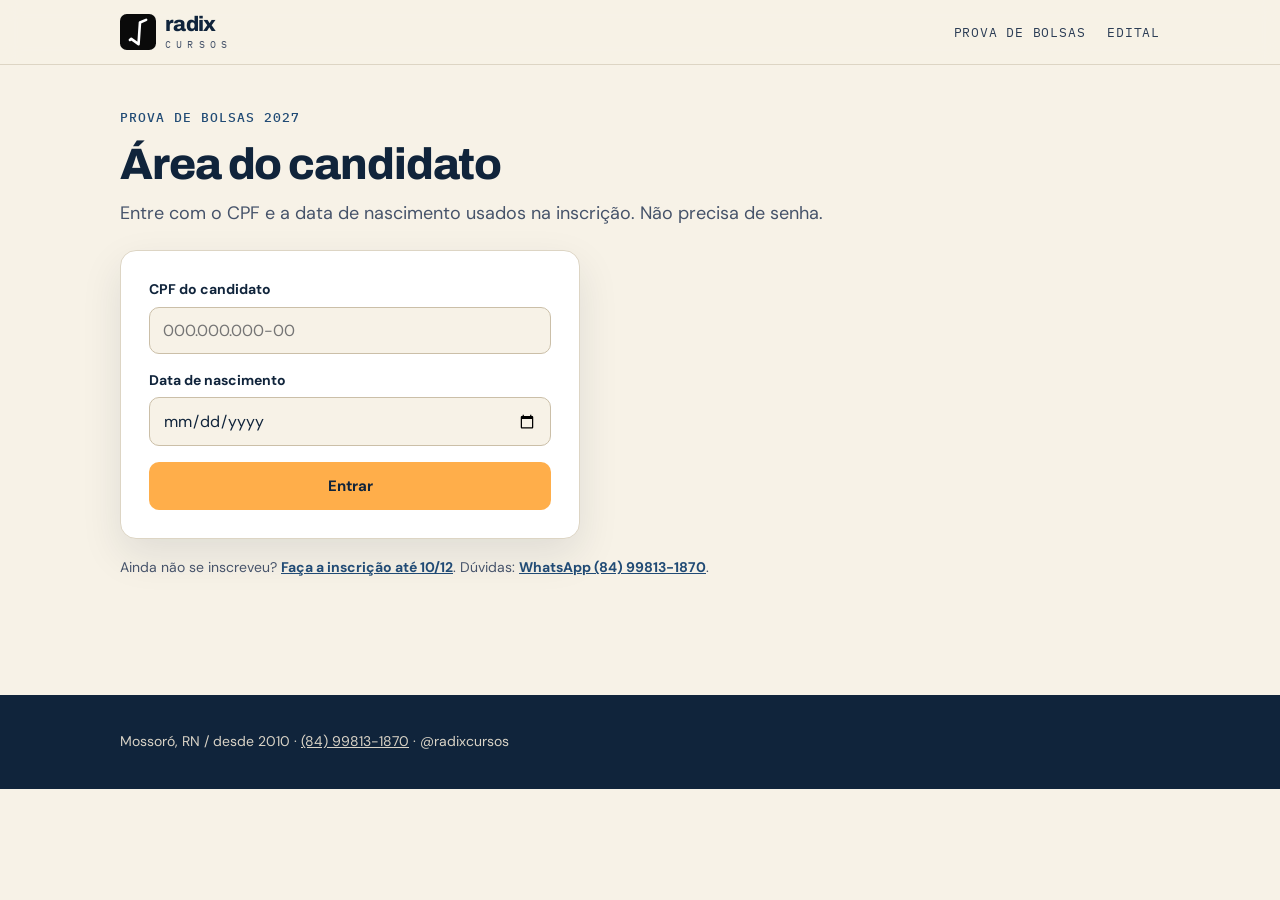
<file: bolsas/aluno/index.html>
<!DOCTYPE html>
<html lang="pt-BR">
<head>
<meta charset="UTF-8">
<meta name="viewport" content="width=device-width, initial-scale=1.0">
<meta name="robots" content="noindex">
<title>Área do candidato · Prova de Bolsas Radix 2027</title>
<link rel="preconnect" href="https://fonts.googleapis.com">
<link rel="preconnect" href="https://fonts.gstatic.com" crossorigin>
<link href="https://fonts.googleapis.com/css2?family=Archivo:wght@800;900&family=DM+Sans:wght@400;500;700&family=IBM+Plex+Mono:wght@400;500&display=swap" rel="stylesheet">
<link rel="stylesheet" href="/bolsas/bolsas.css?v=2">
<link rel="stylesheet" href="/bolsas/area.css?v=1">
<script>try { var t = localStorage.getItem('radix-cursos-theme'); if (t) document.documentElement.dataset.theme = t; } catch (e) {}</script>
</head>
<body>
<header class="top"><div class="wrap">
  <a class="brand" href="/" aria-label="Radix Cursos, início"><svg viewBox="0 0 40 40" fill="none" aria-hidden="true"><rect width="40" height="40" rx="7.6" fill="#0A0A0A"/><polyline points="11,28.8 12.5,27.6 20.6,33.5 22.2,9.4 29,6.5" stroke="#fff" stroke-width="2.9" stroke-linecap="round" stroke-linejoin="round"/></svg><span><b>radix</b><small>cursos</small></span></a>
  <nav aria-label="Páginas"><a href="/bolsas">Prova de Bolsas</a><a href="/bolsas/edital/">Edital</a></nav>
  <button class="btn btn-line sair" id="sair" type="button" hidden>Sair</button>
</div></header>
<main class="wrap area">
  <section id="entrada">
    <span class="kicker">Prova de Bolsas 2027</span>
    <h1>Área do candidato</h1>
    <p class="lead">Entre com o CPF e a data de nascimento usados na inscrição. Não precisa de senha.</p>
    <form class="form-card estreito" id="form" novalidate autocomplete="off">
      <div class="campo"><label for="cpf">CPF do candidato</label><input id="cpf" type="text" inputmode="numeric" maxlength="14" placeholder="000.000.000-00"></div>
      <div class="campo"><label for="nasc">Data de nascimento</label><input id="nasc" type="date" min="1950-01-01" max="2016-12-31"></div>
      <button class="btn btn-ambar" id="entrar" type="submit">Entrar</button>
      <div class="msg" id="msg" role="alert"></div>
    </form>
    <p class="nota">Ainda não se inscreveu? <a href="/bolsas#inscricao">Faça a inscrição até 10/12</a>. Dúvidas: <a href="https://wa.me/5584998131870">WhatsApp (84) 99813-1870</a>.</p>
  </section>
  <section id="painel" hidden></section>
  <section id="publico" hidden></section>
</main>
<footer><div class="wrap"><p>Mossoró, RN / desde 2010 · <a href="https://wa.me/5584998131870">(84) 99813-1870</a> · @radixcursos</p></div></footer>
<script src="/bolsas/area.js?v=1"></script>
<script>
const MSG = {
  cpf: 'O CPF não é válido. Confira os números.', nascimento: 'Preencha a data de nascimento.',
  nao_encontrado: 'Não encontramos inscrição com esse CPF e essa data de nascimento. Confira os dois.',
  bloqueado: 'Foram muitas tentativas. Espere 15 minutos e tente de novo.'
};
const SIT = { contemplado: 'Contemplado', suplente: 'Suplente', desconsiderado: 'Bolsa em outra opção', abaixo: 'Abaixo de 400 pontos' };
$('cpf').addEventListener('input', e => { const d = dig(e.target.value).slice(0, 11); e.target.value = d.replace(/(\d{3})(\d)/, '$1.$2').replace(/(\d{3})(\d)/, '$1.$2').replace(/(\d{3})(\d{1,2})$/, '$1-$2'); });
$('sair').addEventListener('click', () => location.reload());
$('form').addEventListener('submit', async ev => {
  ev.preventDefault();
  const m = $('msg'); m.className = 'msg';
  const erro = t => { m.textContent = t; m.className = 'msg erro'; };
  const cpf = dig($('cpf').value), nascimento = $('nasc').value;
  if (cpf.length !== 11) return erro(MSG.cpf);
  if (!nascimento) return erro(MSG.nascimento);
  $('entrar').disabled = true;
  try {
    const r = await rpc('bolsas2027_aluno', { d: { cpf, nascimento } });
    if (!r.ok) return erro(MSG[r.erro] || 'Não foi possível entrar.');
    $('form').reset(); mostra(r);
  } catch (e) { erro('Não conseguimos entrar agora. Confira a internet e tente de novo.'); }
  finally { $('entrar').disabled = false; }
});
function mostra(r) {
  $('entrada').hidden = true; $('publico').hidden = true; $('sair').hidden = false; $('painel').hidden = false;
  let h = `<span class="kicker">Prova de Bolsas 2027</span><h1>${esc(r.nome.split(' ')[0])}, sua inscrição é a ${esc(r.numero)}</h1>`;
  if (r.status === 'cancelado') {
    $('painel').innerHTML = h + '<p class="lead">Esta inscrição está cancelada. Se não foi você que pediu, chame no <a href="https://wa.me/5584998131870">WhatsApp (84) 99813-1870</a>.</p>'; return;
  }
  if (r.publicado) h += resultado(r);
  h += `<div class="cal"><div class="forte"><b>15/12, terça</b><span>Portões das 12h às 13h. Prova das 13h30 às 18h30.</span></div>
    <div><b>${r.sala ? esc(r.sala) : 'Sala a definir'}</b><span>${r.sala ? 'Sua sala na prova.' : 'Aparece aqui até 12/12.'}</span></div>
    <div><b>Rua Doutor João Marcelino, 173</b><span>Nova Betânia, Mossoró.</span></div></div>`;
  if (!r.publicado) h += `<h2>O que levar</h2><ul class="lista"><li>Documento oficial com foto, original.</li><li>Caneta preta de material transparente.</li><li>Água e lanche em embalagem transparente, sem rótulo.</li><li>Celular, relógio e calculadora não podem ser usados.</li></ul>` +
    (r.atendimento ? '<p class="nota">Você pediu atendimento especializado. Envie o laudo ou documento pelo WhatsApp (84) 99813-1870 até 10/12.</p>' : '');
  h += `<h2>Suas opções, por preferência</h2><ol class="lista">${r.cursos.map(c => `<li>${esc(nomeOpcao(c))}</li>`).join('')}</ol>`;
  if (r.gabarito) h += gabarito(r.gabarito, r.respostas) + (r.publicado ? '' : '<p class="nota">Gabarito preliminar. Recursos até 17/12, às 23h59, pelo WhatsApp (84) 99813-1870, com o número de inscrição, a questão e a justificativa.</p>');
  $('painel').innerHTML = h; scrollTo(0, 0);
}
function resultado(r) {
  if (!r.acertos) return '<div class="aviso">Não há cartão-resposta seu nesta prova. Se você fez a prova, chame no WhatsApp (84) 99813-1870.</div>';
  const g = r.resultado.filter(x => x.situacao === 'contemplado');
  let h = g.length ? `<div class="aviso bom"><b>Você ganhou ${g.length === 1 ? 'uma bolsa' : 'duas bolsas'}.</b><br>${g.map(x => `${x.bolsa}% em ${esc(nomeOpcao(x.opcao))}`).join('<br>')}<br><span>Faça a matrícula em 21, 22, 23, 28 ou 29/12.</span></div>`
    : `<div class="aviso">${r.resultado.some(x => x.situacao === 'suplente') ? 'Você está na lista de suplentes. Se uma bolsa ficar vaga, o aviso chega pelo WhatsApp ou e-mail.' : 'Você não ficou entre os contemplados desta vez. Obrigado por participar.'}</div>`;
  const a = r.acertos, A = [['Linguagens', a.l, 10], ['Matemática', a.m, 10], ['Humanas', a.h, 10], ['Física', a.f, 5], ['Química', a.q, 5], ['Biologia', a.b, 5]];
  h += `<h2>Seus acertos: ${a.total} de 45</h2><div class="barras">${A.map(([n, v, t]) => `<div><span>${n}</span><i><u style="width:${100 * v / t}%"></u></i><b>${v}/${t}</b></div>`).join('')}</div>
    <h2>Resultado por opção</h2><div class="tabela-wrap"><table><thead><tr><th>Opção</th><th class="num">Nota</th><th class="num">Posição</th><th>Situação</th></tr></thead><tbody>${r.resultado.map(x =>
      `<tr><td>${esc(nomeOpcao(x.opcao))}</td><td class="num">${x.nota}</td><td class="num">${x.posicao ? x.posicao + 'º de ' + x.de : '–'}</td><td>${x.situacao === 'contemplado' ? `<b>Bolsa de ${x.bolsa}%</b>` : SIT[x.situacao]}</td></tr>`).join('')}</tbody></table></div>
    <p class="nota">A nota vai de 0 a 1.000 e usa os pesos do curso. Cada pessoa ganha até 2 bolsas, em cursos diferentes, pela ordem de preferência.</p>`;
  return h;
}
(async () => {
  try {
    const p = await rpc('bolsas2027_publico'); if (!p.gabarito && !p.resultado) return;
    let h = '';
    if (p.resultado) {
      h += '<h2>Resultado final</h2><p class="nota">Por número de inscrição, conforme o edital.</p><div class="colunas">' + OPCOES.map(o => {
        const l = p.resultado.filter(x => x.opcao === o), c = l.filter(x => x.situacao === 'contemplado'), s = l.filter(x => x.situacao === 'suplente');
        return `<div class="cartao"><h3>${esc(nomeOpcao(o))}</h3>${c.map(x => `<p><b>${x.bolsa}%</b> · ${x.numero}</p>`).join('') || '<p>Sem contemplado.</p>'}${s.length ? `<details><summary>Suplentes (${s.length})</summary><p>${s.map(x => x.numero).join(', ')}</p></details>` : ''}</div>`; }).join('') + '</div>';
    }
    if (p.gabarito) h += gabarito(p.gabarito);
    $('publico').innerHTML = h; if ($('painel').hidden) $('publico').hidden = false;
  } catch (e) { /* sem lista pública: o login segue funcionando */ }
})();
</script>
</body>
</html>
</file>
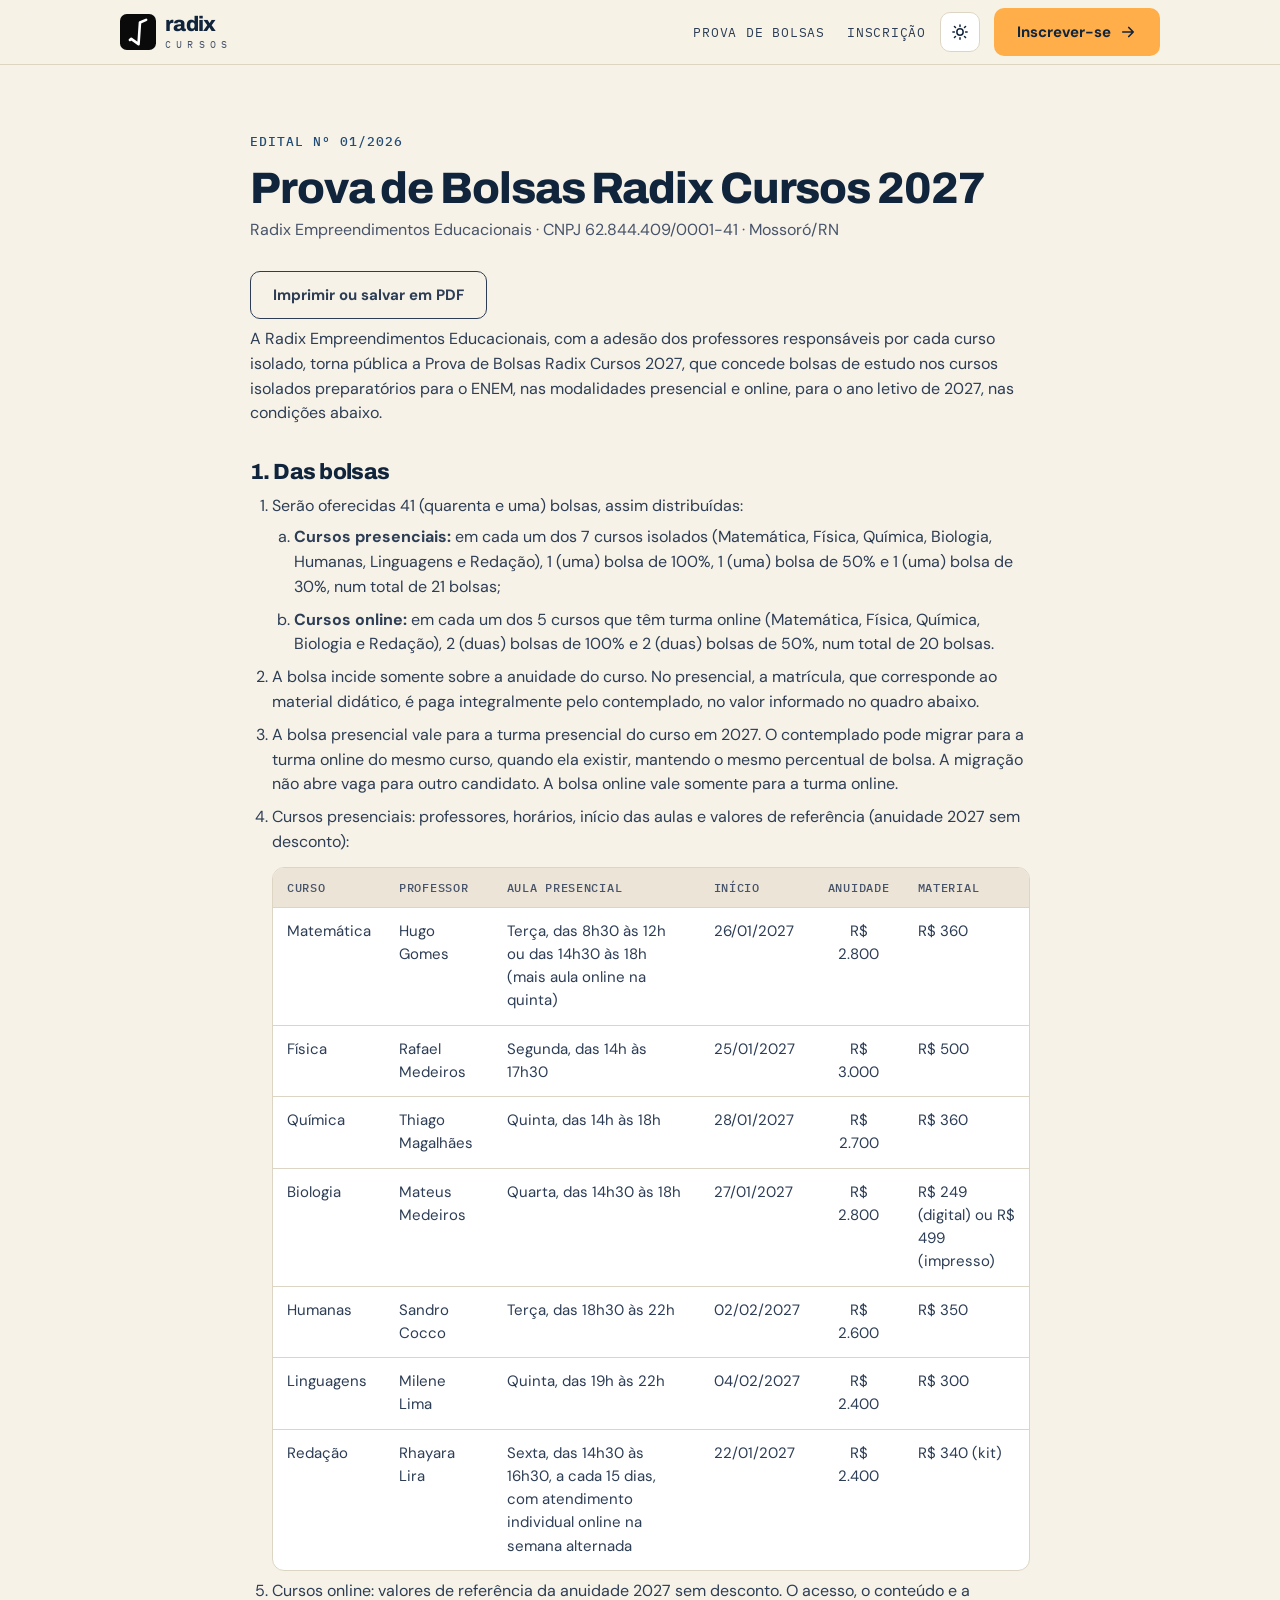
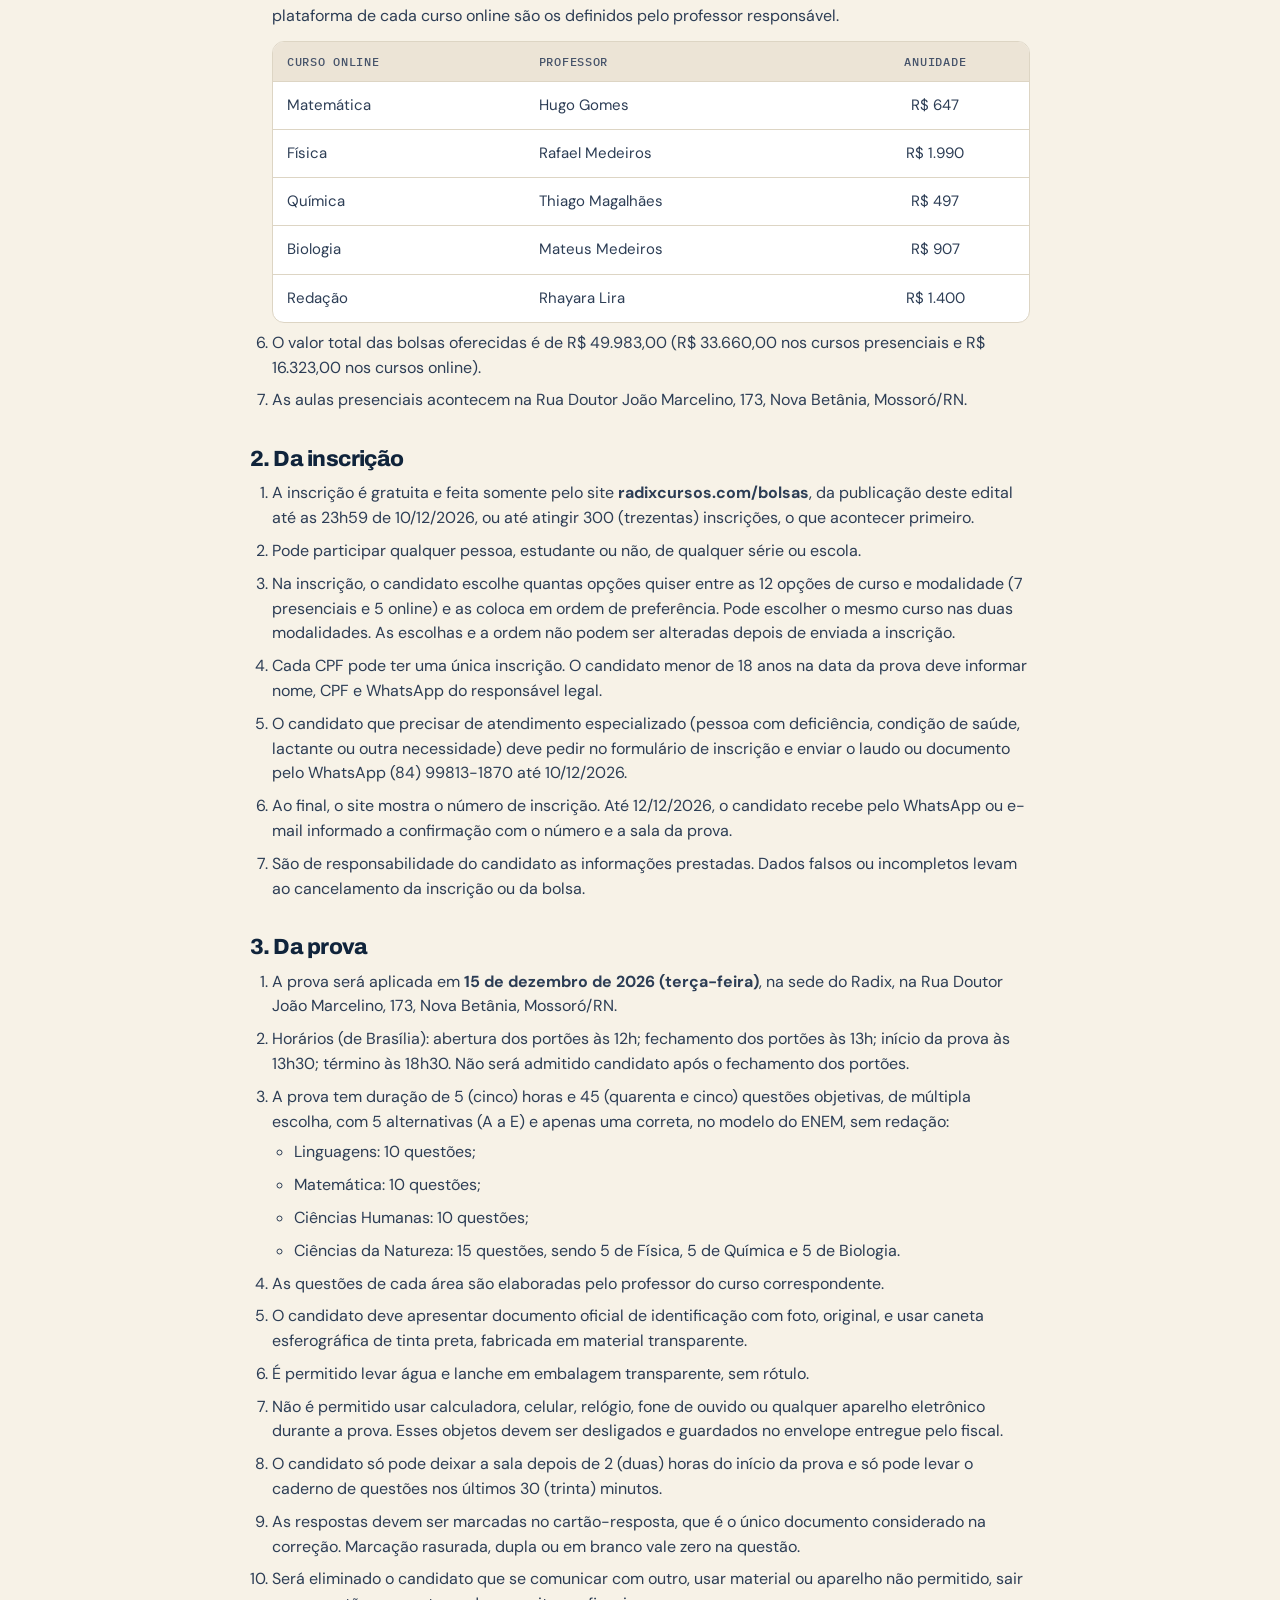
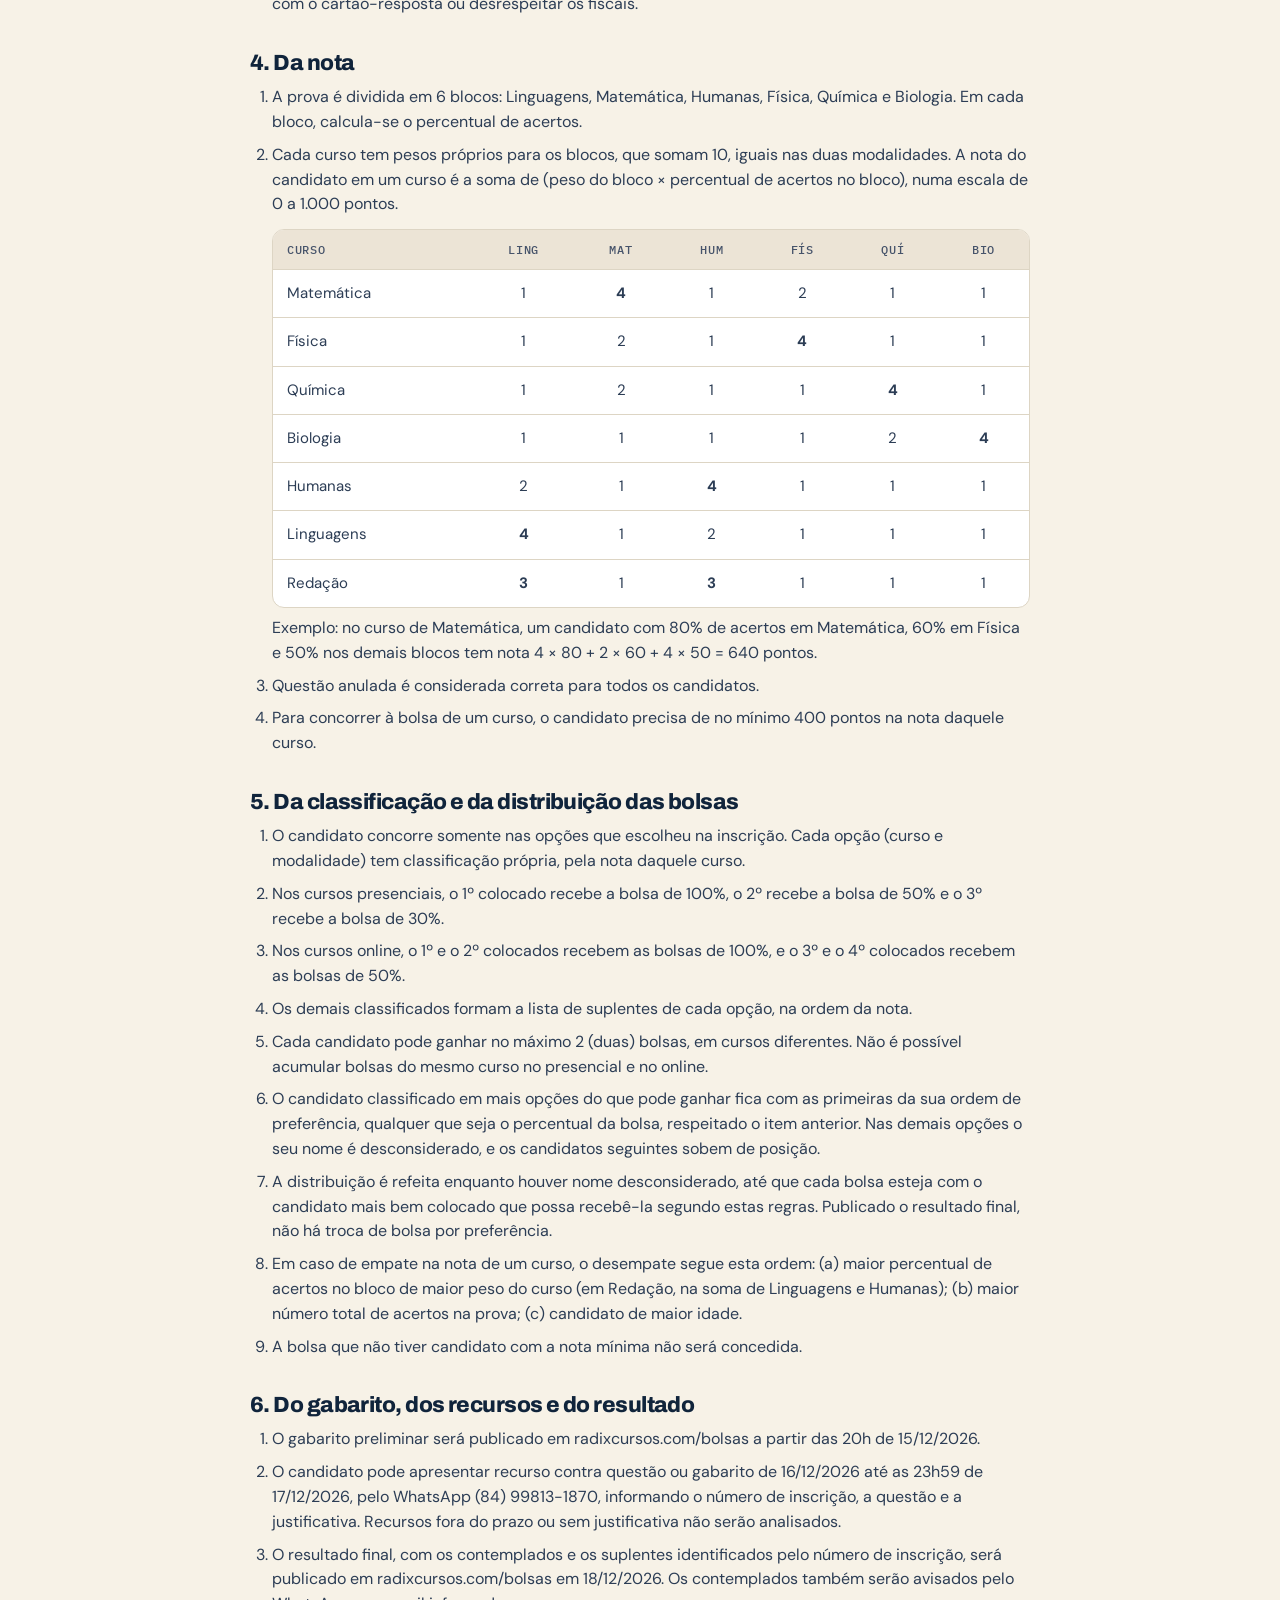
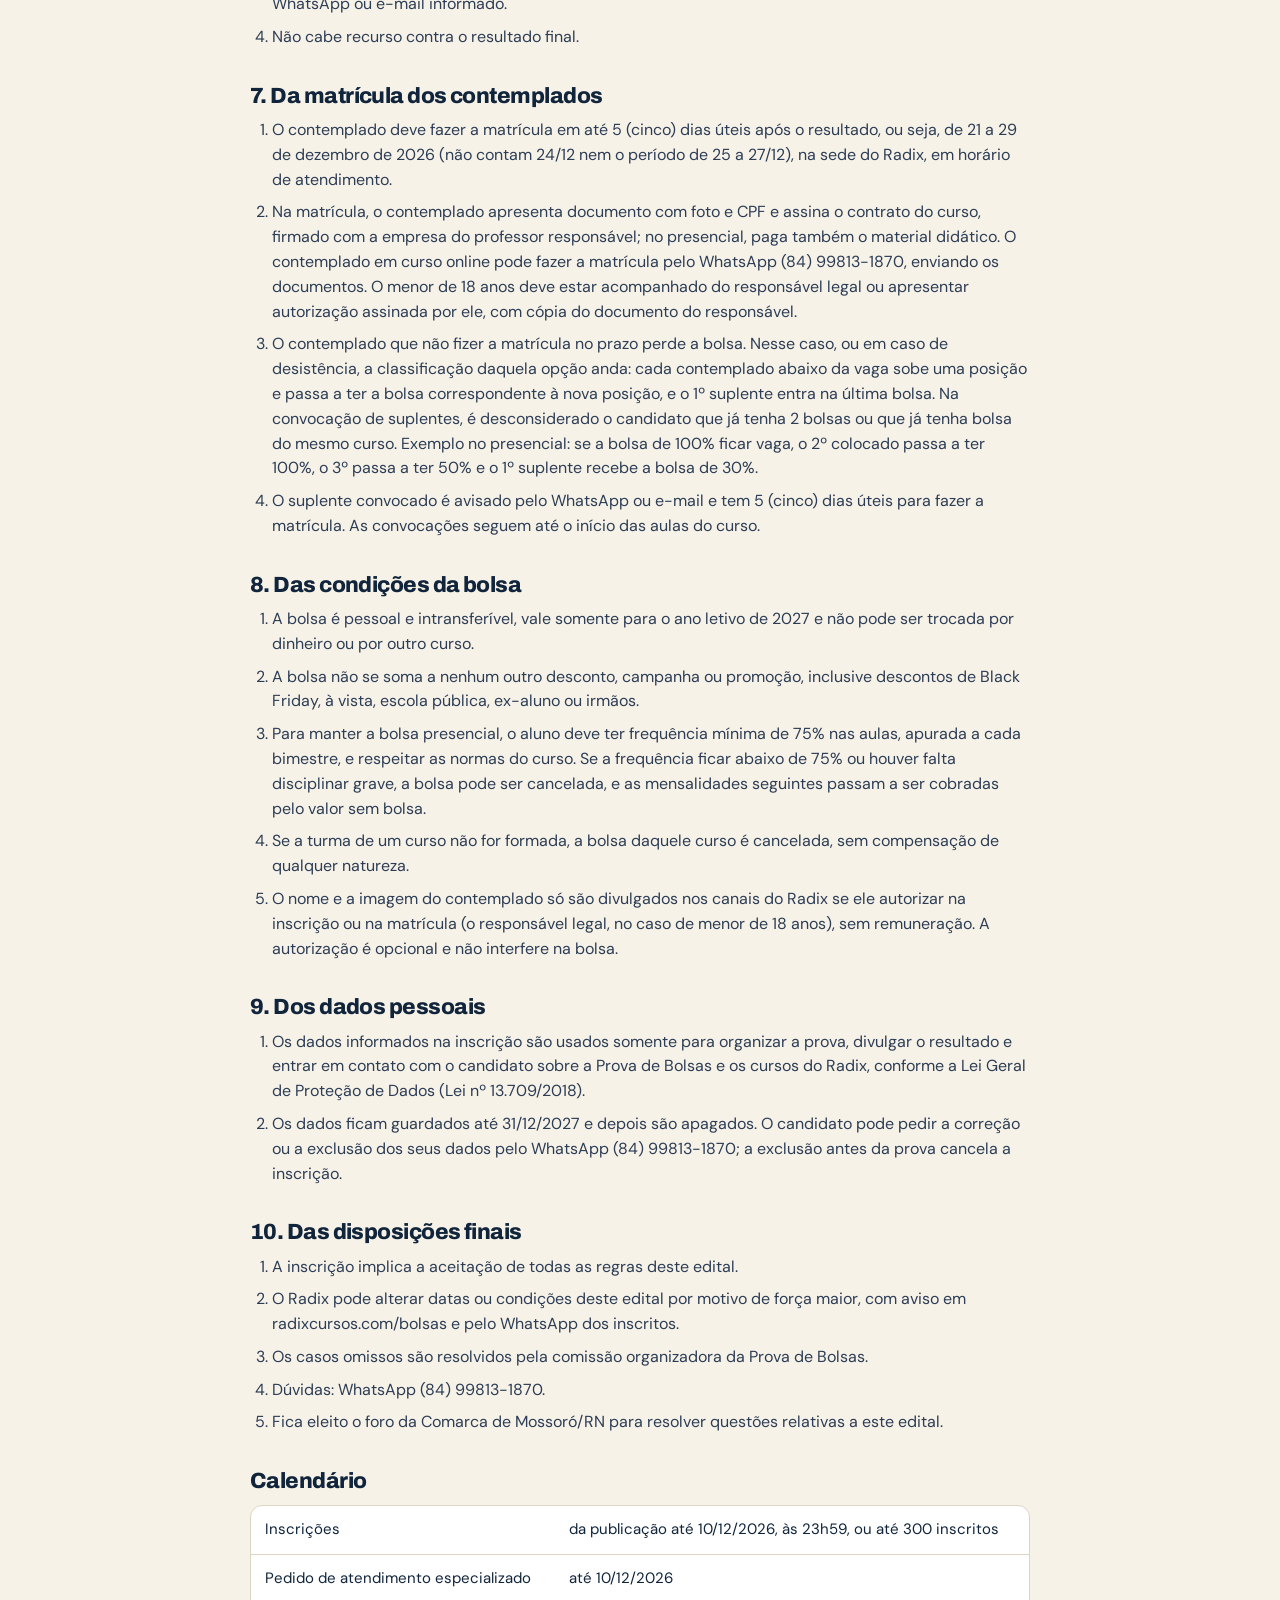
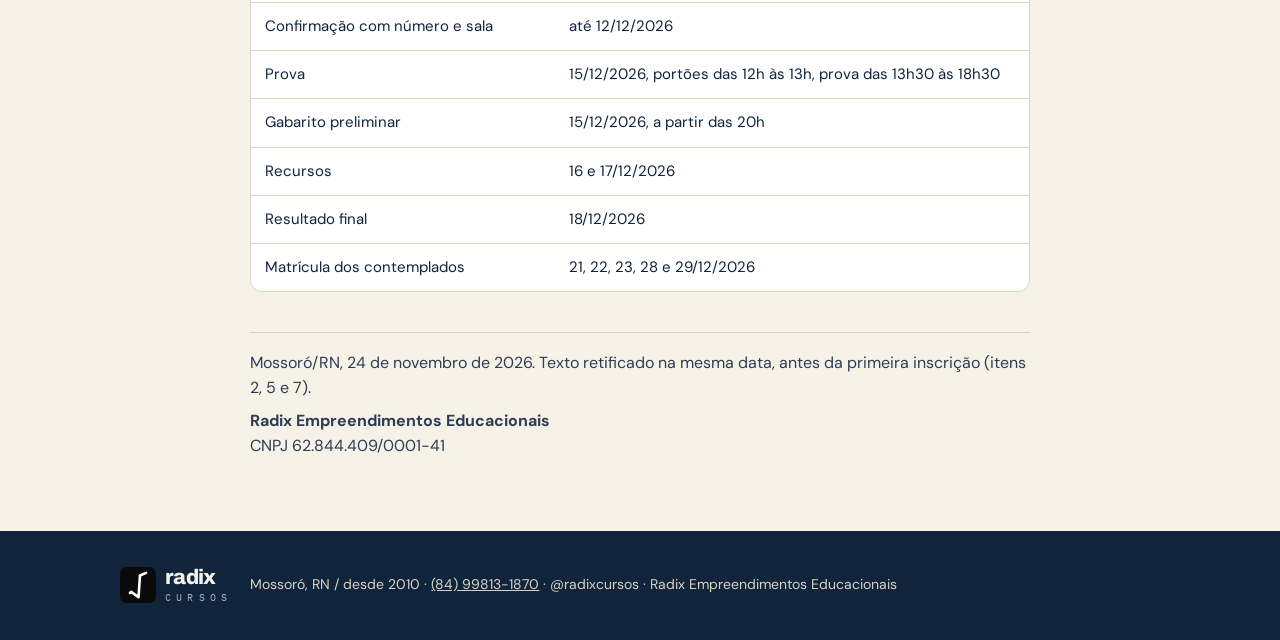
<file: bolsas/edital/index.html>
<!DOCTYPE html>
<html lang="pt-BR">
<head>
<meta charset="UTF-8">
<meta name="viewport" content="width=device-width, initial-scale=1.0">
<title>Edital Prova de Bolsas 2027</title>
<meta name="description" content="Edital da Prova de Bolsas Radix Cursos 2027: 41 bolsas nos isolados ENEM presenciais e online, prova em 15 de dezembro de 2026, inscrição gratuita.">
<link rel="preconnect" href="https://fonts.googleapis.com">
<link rel="preconnect" href="https://fonts.gstatic.com" crossorigin>
<link href="https://fonts.googleapis.com/css2?family=Archivo:wght@800;900&family=DM+Sans:wght@400;500;700&family=IBM+Plex+Mono:wght@400;500&display=swap" rel="stylesheet">
<link rel="stylesheet" href="/bolsas/bolsas.css?v=2">
<script>try { var t = localStorage.getItem('radix-cursos-theme'); if (t) document.documentElement.dataset.theme = t; } catch (e) {}</script>
</head>
<body>
<header class="top">
  <div class="wrap">
    <a class="brand" href="/" aria-label="Radix Cursos, início">
      <svg viewBox="0 0 40 40" fill="none" aria-hidden="true"><rect width="40" height="40" rx="7.6" fill="#0A0A0A"/><polyline points="11,28.8 12.5,27.6 20.6,33.5 22.2,9.4 29,6.5" stroke="#fff" stroke-width="2.9" stroke-linecap="round" stroke-linejoin="round"/></svg>
      <span><b>radix</b><small>cursos</small></span>
    </a>
    <nav aria-label="Seções"><a href="/bolsas/">Prova de Bolsas</a><a href="/bolsas/#inscricao">Inscrição</a></nav>
    <button class="icon-btn" id="tema" type="button" aria-label="Alternar tema claro e escuro"><svg viewBox="0 0 24 24" fill="none" stroke="currentColor" stroke-width="2" stroke-linecap="round"><circle cx="12" cy="12" r="4.2"/><path d="M12 2.5v2M12 19.5v2M4.6 4.6l1.4 1.4M18 18l1.4 1.4M2.5 12h2M19.5 12h2M4.6 19.4 6 18M18 6l1.4-1.4"/></svg></button>
    <a class="btn btn-ambar" href="/bolsas/#inscricao"><span>Inscrever-se</span><svg viewBox="0 0 24 24" fill="none" stroke="currentColor" stroke-width="2.2" stroke-linecap="round" stroke-linejoin="round"><path d="M5 12h14M13 6l6 6-6 6"/></svg></a>
  </div>
</header>

<main>
<section>
<article class="wrap edital">
  <span class="kicker">Edital nº 01/2026</span>
  <h1>Prova de Bolsas Radix Cursos 2027</h1>
  <p class="sub">Radix Empreendimentos Educacionais · CNPJ 62.844.409/0001-41 · Mossoró/RN</p>
  <p class="no-print"><button class="btn btn-line" type="button" onclick="window.print()">Imprimir ou salvar em PDF</button></p>

  <p>A Radix Empreendimentos Educacionais, com a adesão dos professores responsáveis por cada curso isolado, torna pública a Prova de Bolsas Radix Cursos 2027, que concede bolsas de estudo nos cursos isolados preparatórios para o ENEM, nas modalidades presencial e online, para o ano letivo de 2027, nas condições abaixo.</p>

  <h2>1. Das bolsas</h2>
  <ol>
    <li>Serão oferecidas 41 (quarenta e uma) bolsas, assim distribuídas:
      <ol type="a">
        <li><b>Cursos presenciais:</b> em cada um dos 7 cursos isolados (Matemática, Física, Química, Biologia, Humanas, Linguagens e Redação), 1 (uma) bolsa de 100%, 1 (uma) bolsa de 50% e 1 (uma) bolsa de 30%, num total de 21 bolsas;</li>
        <li><b>Cursos online:</b> em cada um dos 5 cursos que têm turma online (Matemática, Física, Química, Biologia e Redação), 2 (duas) bolsas de 100% e 2 (duas) bolsas de 50%, num total de 20 bolsas.</li>
      </ol>
    </li>
    <li>A bolsa incide somente sobre a anuidade do curso. No presencial, a matrícula, que corresponde ao material didático, é paga integralmente pelo contemplado, no valor informado no quadro abaixo.</li>
    <li>A bolsa presencial vale para a turma presencial do curso em 2027. O contemplado pode migrar para a turma online do mesmo curso, quando ela existir, mantendo o mesmo percentual de bolsa. A migração não abre vaga para outro candidato. A bolsa online vale somente para a turma online.</li>
    <li>Cursos presenciais: professores, horários, início das aulas e valores de referência (anuidade 2027 sem desconto):
      <div class="tabela-wrap">
        <table>
          <thead><tr><th>Curso</th><th>Professor</th><th>Aula presencial</th><th>Início</th><th class="num">Anuidade</th><th>Material</th></tr></thead>
          <tbody>
            <tr><td>Matemática</td><td>Hugo Gomes</td><td>Terça, das 8h30 às 12h ou das 14h30 às 18h (mais aula online na quinta)</td><td>26/01/2027</td><td class="num">R$ 2.800</td><td>R$ 360</td></tr>
            <tr><td>Física</td><td>Rafael Medeiros</td><td>Segunda, das 14h às 17h30</td><td>25/01/2027</td><td class="num">R$ 3.000</td><td>R$ 500</td></tr>
            <tr><td>Química</td><td>Thiago Magalhães</td><td>Quinta, das 14h às 18h</td><td>28/01/2027</td><td class="num">R$ 2.700</td><td>R$ 360</td></tr>
            <tr><td>Biologia</td><td>Mateus Medeiros</td><td>Quarta, das 14h30 às 18h</td><td>27/01/2027</td><td class="num">R$ 2.800</td><td>R$ 249 (digital) ou R$ 499 (impresso)</td></tr>
            <tr><td>Humanas</td><td>Sandro Cocco</td><td>Terça, das 18h30 às 22h</td><td>02/02/2027</td><td class="num">R$ 2.600</td><td>R$ 350</td></tr>
            <tr><td>Linguagens</td><td>Milene Lima</td><td>Quinta, das 19h às 22h</td><td>04/02/2027</td><td class="num">R$ 2.400</td><td>R$ 300</td></tr>
            <tr><td>Redação</td><td>Rhayara Lira</td><td>Sexta, das 14h30 às 16h30, a cada 15 dias, com atendimento individual online na semana alternada</td><td>22/01/2027</td><td class="num">R$ 2.400</td><td>R$ 340 (kit)</td></tr>
          </tbody>
        </table>
      </div>
    </li>
    <li>Cursos online: valores de referência da anuidade 2027 sem desconto. O acesso, o conteúdo e a plataforma de cada curso online são os definidos pelo professor responsável.
      <div class="tabela-wrap">
        <table>
          <thead><tr><th>Curso online</th><th>Professor</th><th class="num">Anuidade</th></tr></thead>
          <tbody>
            <tr><td>Matemática</td><td>Hugo Gomes</td><td class="num">R$ 647</td></tr>
            <tr><td>Física</td><td>Rafael Medeiros</td><td class="num">R$ 1.990</td></tr>
            <tr><td>Química</td><td>Thiago Magalhães</td><td class="num">R$ 497</td></tr>
            <tr><td>Biologia</td><td>Mateus Medeiros</td><td class="num">R$ 907</td></tr>
            <tr><td>Redação</td><td>Rhayara Lira</td><td class="num">R$ 1.400</td></tr>
          </tbody>
        </table>
      </div>
    </li>
    <li>O valor total das bolsas oferecidas é de R$ 49.983,00 (R$ 33.660,00 nos cursos presenciais e R$ 16.323,00 nos cursos online).</li>
    <li>As aulas presenciais acontecem na Rua Doutor João Marcelino, 173, Nova Betânia, Mossoró/RN.</li>
  </ol>

  <h2>2. Da inscrição</h2>
  <ol>
    <li>A inscrição é gratuita e feita somente pelo site <b>radixcursos.com/bolsas</b>, da publicação deste edital até as 23h59 de 10/12/2026, ou até atingir 300 (trezentas) inscrições, o que acontecer primeiro.</li>
    <li>Pode participar qualquer pessoa, estudante ou não, de qualquer série ou escola.</li>
    <li>Na inscrição, o candidato escolhe quantas opções quiser entre as 12 opções de curso e modalidade (7 presenciais e 5 online) e as coloca em ordem de preferência. Pode escolher o mesmo curso nas duas modalidades. As escolhas e a ordem não podem ser alteradas depois de enviada a inscrição.</li>
    <li>Cada CPF pode ter uma única inscrição. O candidato menor de 18 anos na data da prova deve informar nome, CPF e WhatsApp do responsável legal.</li>
    <li>O candidato que precisar de atendimento especializado (pessoa com deficiência, condição de saúde, lactante ou outra necessidade) deve pedir no formulário de inscrição e enviar o laudo ou documento pelo WhatsApp (84) 99813-1870 até 10/12/2026.</li>
    <li>Ao final, o site mostra o número de inscrição. Até 12/12/2026, o candidato recebe pelo WhatsApp ou e-mail informado a confirmação com o número e a sala da prova.</li>
    <li>São de responsabilidade do candidato as informações prestadas. Dados falsos ou incompletos levam ao cancelamento da inscrição ou da bolsa.</li>
  </ol>

  <h2>3. Da prova</h2>
  <ol>
    <li>A prova será aplicada em <b>15 de dezembro de 2026 (terça-feira)</b>, na sede do Radix, na Rua Doutor João Marcelino, 173, Nova Betânia, Mossoró/RN.</li>
    <li>Horários (de Brasília): abertura dos portões às 12h; fechamento dos portões às 13h; início da prova às 13h30; término às 18h30. Não será admitido candidato após o fechamento dos portões.</li>
    <li>A prova tem duração de 5 (cinco) horas e 45 (quarenta e cinco) questões objetivas, de múltipla escolha, com 5 alternativas (A a E) e apenas uma correta, no modelo do ENEM, sem redação:
      <ul>
        <li>Linguagens: 10 questões;</li>
        <li>Matemática: 10 questões;</li>
        <li>Ciências Humanas: 10 questões;</li>
        <li>Ciências da Natureza: 15 questões, sendo 5 de Física, 5 de Química e 5 de Biologia.</li>
      </ul>
    </li>
    <li>As questões de cada área são elaboradas pelo professor do curso correspondente.</li>
    <li>O candidato deve apresentar documento oficial de identificação com foto, original, e usar caneta esferográfica de tinta preta, fabricada em material transparente.</li>
    <li>É permitido levar água e lanche em embalagem transparente, sem rótulo.</li>
    <li>Não é permitido usar calculadora, celular, relógio, fone de ouvido ou qualquer aparelho eletrônico durante a prova. Esses objetos devem ser desligados e guardados no envelope entregue pelo fiscal.</li>
    <li>O candidato só pode deixar a sala depois de 2 (duas) horas do início da prova e só pode levar o caderno de questões nos últimos 30 (trinta) minutos.</li>
    <li>As respostas devem ser marcadas no cartão-resposta, que é o único documento considerado na correção. Marcação rasurada, dupla ou em branco vale zero na questão.</li>
    <li>Será eliminado o candidato que se comunicar com outro, usar material ou aparelho não permitido, sair com o cartão-resposta ou desrespeitar os fiscais.</li>
  </ol>

  <h2>4. Da nota</h2>
  <ol>
    <li>A prova é dividida em 6 blocos: Linguagens, Matemática, Humanas, Física, Química e Biologia. Em cada bloco, calcula-se o percentual de acertos.</li>
    <li>Cada curso tem pesos próprios para os blocos, que somam 10, iguais nas duas modalidades. A nota do candidato em um curso é a soma de (peso do bloco × percentual de acertos no bloco), numa escala de 0 a 1.000 pontos.
      <div class="tabela-wrap">
        <table>
          <thead><tr><th>Curso</th><th class="num">Ling</th><th class="num">Mat</th><th class="num">Hum</th><th class="num">Fís</th><th class="num">Quí</th><th class="num">Bio</th></tr></thead>
          <tbody>
            <tr><td>Matemática</td><td class="num">1</td><td class="num"><b>4</b></td><td class="num">1</td><td class="num">2</td><td class="num">1</td><td class="num">1</td></tr>
            <tr><td>Física</td><td class="num">1</td><td class="num">2</td><td class="num">1</td><td class="num"><b>4</b></td><td class="num">1</td><td class="num">1</td></tr>
            <tr><td>Química</td><td class="num">1</td><td class="num">2</td><td class="num">1</td><td class="num">1</td><td class="num"><b>4</b></td><td class="num">1</td></tr>
            <tr><td>Biologia</td><td class="num">1</td><td class="num">1</td><td class="num">1</td><td class="num">1</td><td class="num">2</td><td class="num"><b>4</b></td></tr>
            <tr><td>Humanas</td><td class="num">2</td><td class="num">1</td><td class="num"><b>4</b></td><td class="num">1</td><td class="num">1</td><td class="num">1</td></tr>
            <tr><td>Linguagens</td><td class="num"><b>4</b></td><td class="num">1</td><td class="num">2</td><td class="num">1</td><td class="num">1</td><td class="num">1</td></tr>
            <tr><td>Redação</td><td class="num"><b>3</b></td><td class="num">1</td><td class="num"><b>3</b></td><td class="num">1</td><td class="num">1</td><td class="num">1</td></tr>
          </tbody>
        </table>
      </div>
      Exemplo: no curso de Matemática, um candidato com 80% de acertos em Matemática, 60% em Física e 50% nos demais blocos tem nota 4 × 80 + 2 × 60 + 4 × 50 = 640 pontos.
    </li>
    <li>Questão anulada é considerada correta para todos os candidatos.</li>
    <li>Para concorrer à bolsa de um curso, o candidato precisa de no mínimo 400 pontos na nota daquele curso.</li>
  </ol>

  <h2>5. Da classificação e da distribuição das bolsas</h2>
  <ol>
    <li>O candidato concorre somente nas opções que escolheu na inscrição. Cada opção (curso e modalidade) tem classificação própria, pela nota daquele curso.</li>
    <li>Nos cursos presenciais, o 1º colocado recebe a bolsa de 100%, o 2º recebe a bolsa de 50% e o 3º recebe a bolsa de 30%.</li>
    <li>Nos cursos online, o 1º e o 2º colocados recebem as bolsas de 100%, e o 3º e o 4º colocados recebem as bolsas de 50%.</li>
    <li>Os demais classificados formam a lista de suplentes de cada opção, na ordem da nota.</li>
    <li>Cada candidato pode ganhar no máximo 2 (duas) bolsas, em cursos diferentes. Não é possível acumular bolsas do mesmo curso no presencial e no online.</li>
    <li>O candidato classificado em mais opções do que pode ganhar fica com as primeiras da sua ordem de preferência, qualquer que seja o percentual da bolsa, respeitado o item anterior. Nas demais opções o seu nome é desconsiderado, e os candidatos seguintes sobem de posição.</li>
    <li>A distribuição é refeita enquanto houver nome desconsiderado, até que cada bolsa esteja com o candidato mais bem colocado que possa recebê-la segundo estas regras. Publicado o resultado final, não há troca de bolsa por preferência.</li>
    <li>Em caso de empate na nota de um curso, o desempate segue esta ordem: (a) maior percentual de acertos no bloco de maior peso do curso (em Redação, na soma de Linguagens e Humanas); (b) maior número total de acertos na prova; (c) candidato de maior idade.</li>
    <li>A bolsa que não tiver candidato com a nota mínima não será concedida.</li>
  </ol>

  <h2>6. Do gabarito, dos recursos e do resultado</h2>
  <ol>
    <li>O gabarito preliminar será publicado em radixcursos.com/bolsas a partir das 20h de 15/12/2026.</li>
    <li>O candidato pode apresentar recurso contra questão ou gabarito de 16/12/2026 até as 23h59 de 17/12/2026, pelo WhatsApp (84) 99813-1870, informando o número de inscrição, a questão e a justificativa. Recursos fora do prazo ou sem justificativa não serão analisados.</li>
    <li>O resultado final, com os contemplados e os suplentes identificados pelo número de inscrição, será publicado em radixcursos.com/bolsas em 18/12/2026. Os contemplados também serão avisados pelo WhatsApp ou e-mail informado.</li>
    <li>Não cabe recurso contra o resultado final.</li>
  </ol>

  <h2>7. Da matrícula dos contemplados</h2>
  <ol>
    <li>O contemplado deve fazer a matrícula em até 5 (cinco) dias úteis após o resultado, ou seja, de 21 a 29 de dezembro de 2026 (não contam 24/12 nem o período de 25 a 27/12), na sede do Radix, em horário de atendimento.</li>
    <li>Na matrícula, o contemplado apresenta documento com foto e CPF e assina o contrato do curso, firmado com a empresa do professor responsável; no presencial, paga também o material didático. O contemplado em curso online pode fazer a matrícula pelo WhatsApp (84) 99813-1870, enviando os documentos. O menor de 18 anos deve estar acompanhado do responsável legal ou apresentar autorização assinada por ele, com cópia do documento do responsável.</li>
    <li>O contemplado que não fizer a matrícula no prazo perde a bolsa. Nesse caso, ou em caso de desistência, a classificação daquela opção anda: cada contemplado abaixo da vaga sobe uma posição e passa a ter a bolsa correspondente à nova posição, e o 1º suplente entra na última bolsa. Na convocação de suplentes, é desconsiderado o candidato que já tenha 2 bolsas ou que já tenha bolsa do mesmo curso. Exemplo no presencial: se a bolsa de 100% ficar vaga, o 2º colocado passa a ter 100%, o 3º passa a ter 50% e o 1º suplente recebe a bolsa de 30%.</li>
    <li>O suplente convocado é avisado pelo WhatsApp ou e-mail e tem 5 (cinco) dias úteis para fazer a matrícula. As convocações seguem até o início das aulas do curso.</li>
  </ol>

  <h2>8. Das condições da bolsa</h2>
  <ol>
    <li>A bolsa é pessoal e intransferível, vale somente para o ano letivo de 2027 e não pode ser trocada por dinheiro ou por outro curso.</li>
    <li>A bolsa não se soma a nenhum outro desconto, campanha ou promoção, inclusive descontos de Black Friday, à vista, escola pública, ex-aluno ou irmãos.</li>
    <li>Para manter a bolsa presencial, o aluno deve ter frequência mínima de 75% nas aulas, apurada a cada bimestre, e respeitar as normas do curso. Se a frequência ficar abaixo de 75% ou houver falta disciplinar grave, a bolsa pode ser cancelada, e as mensalidades seguintes passam a ser cobradas pelo valor sem bolsa.</li>
    <li>Se a turma de um curso não for formada, a bolsa daquele curso é cancelada, sem compensação de qualquer natureza.</li>
    <li>O nome e a imagem do contemplado só são divulgados nos canais do Radix se ele autorizar na inscrição ou na matrícula (o responsável legal, no caso de menor de 18 anos), sem remuneração. A autorização é opcional e não interfere na bolsa.</li>
  </ol>

  <h2>9. Dos dados pessoais</h2>
  <ol>
    <li>Os dados informados na inscrição são usados somente para organizar a prova, divulgar o resultado e entrar em contato com o candidato sobre a Prova de Bolsas e os cursos do Radix, conforme a Lei Geral de Proteção de Dados (Lei nº 13.709/2018).</li>
    <li>Os dados ficam guardados até 31/12/2027 e depois são apagados. O candidato pode pedir a correção ou a exclusão dos seus dados pelo WhatsApp (84) 99813-1870; a exclusão antes da prova cancela a inscrição.</li>
  </ol>

  <h2>10. Das disposições finais</h2>
  <ol>
    <li>A inscrição implica a aceitação de todas as regras deste edital.</li>
    <li>O Radix pode alterar datas ou condições deste edital por motivo de força maior, com aviso em radixcursos.com/bolsas e pelo WhatsApp dos inscritos.</li>
    <li>Os casos omissos são resolvidos pela comissão organizadora da Prova de Bolsas.</li>
    <li>Dúvidas: WhatsApp (84) 99813-1870.</li>
    <li>Fica eleito o foro da Comarca de Mossoró/RN para resolver questões relativas a este edital.</li>
  </ol>

  <h2>Calendário</h2>
  <div class="tabela-wrap">
    <table>
      <tbody>
        <tr><td>Inscrições</td><td>da publicação até 10/12/2026, às 23h59, ou até 300 inscritos</td></tr>
        <tr><td>Pedido de atendimento especializado</td><td>até 10/12/2026</td></tr>
        <tr><td>Confirmação com número e sala</td><td>até 12/12/2026</td></tr>
        <tr><td>Prova</td><td>15/12/2026, portões das 12h às 13h, prova das 13h30 às 18h30</td></tr>
        <tr><td>Gabarito preliminar</td><td>15/12/2026, a partir das 20h</td></tr>
        <tr><td>Recursos</td><td>16 e 17/12/2026</td></tr>
        <tr><td>Resultado final</td><td>18/12/2026</td></tr>
        <tr><td>Matrícula dos contemplados</td><td>21, 22, 23, 28 e 29/12/2026</td></tr>
      </tbody>
    </table>
  </div>

  <div class="assinatura">
    <p>Mossoró/RN, 24 de novembro de 2026. Texto retificado na mesma data, antes da primeira inscrição (itens 2, 5 e 7).</p>
    <p><b>Radix Empreendimentos Educacionais</b><br>CNPJ 62.844.409/0001-41</p>
  </div>
</article>
</section>
</main>

<footer>
  <div class="wrap">
    <a class="brand" href="/" aria-label="Radix Cursos"><svg viewBox="0 0 40 40" fill="none" aria-hidden="true"><rect width="40" height="40" rx="7.6" fill="#0A0A0A"/><polyline points="11,28.8 12.5,27.6 20.6,33.5 22.2,9.4 29,6.5" stroke="#fff" stroke-width="2.9" stroke-linecap="round" stroke-linejoin="round"/></svg><span><b>radix</b><small>cursos</small></span></a>
    <p>Mossoró, RN / desde 2010 · <a href="https://wa.me/5584998131870">(84) 99813-1870</a> · @radixcursos · Radix Empreendimentos Educacionais</p>
  </div>
</footer>
<script>
document.getElementById('tema').addEventListener('click', function () {
  var r = document.documentElement, escuro = r.dataset.theme ? r.dataset.theme === 'dark' : matchMedia('(prefers-color-scheme: dark)').matches;
  r.dataset.theme = escuro ? 'light' : 'dark';
  try { localStorage.setItem('radix-cursos-theme', r.dataset.theme); } catch (e) {}
});
</script>
</body>
</html>
</file>
<file: bolsas/bolsas.css>
/* Prova de Bolsas Radix Cursos 2027 · mesma identidade do index.html
   "Azul para estruturar. Âmbar para agir." Âmbar nunca é texto sobre fundo claro. */
:root {
  --noite: #10243B; --papel: #F7F2E7; --ambar: #FFAE4A; --ambar-2: #FFBF6E; --apoio: #214B75;
  --bg: #F7F2E7; --bg-2: #ECE4D6; --surface: #FFFFFF;
  --line: #DDD5C4; --line-2: #CBBFA8;
  --text: #10243B; --text-2: #2C3D55; --muted: #46536A;
  --destaque: #214B75; --erro: #A3231F; --ok: #226B43;
  --shadow: 0 16px 40px rgba(16,36,59,.10);
  --mat: #1D4FB0; --fis: #AE1C2C; --bio: #226B43; --qui: #363D48;
  --hum: #86603A; --red: #AE2257; --lin: #5A33B0;
  color-scheme: light;
}
:root[data-theme="dark"] {
  --bg: #10243B; --bg-2: #0C1C2F; --surface: #17304D;
  --line: rgba(247,242,231,.12); --line-2: rgba(247,242,231,.24);
  --text: #F7F2E7; --text-2: #D9D3C6; --muted: #A9B3C2;
  --destaque: #FFAE4A; --erro: #F2939C; --ok: #86CFA4;
  --shadow: 0 20px 50px rgba(0,0,0,.35);
  --mat: #8DB0F2; --fis: #F2939C; --bio: #86CFA4; --qui: #C3CAD4;
  --hum: #DCB68B; --red: #F08FB4; --lin: #B39AF0;
  color-scheme: dark;
}
@media (prefers-color-scheme: dark) {
  :root:not([data-theme="light"]) {
    --bg: #10243B; --bg-2: #0C1C2F; --surface: #17304D;
    --line: rgba(247,242,231,.12); --line-2: rgba(247,242,231,.24);
    --text: #F7F2E7; --text-2: #D9D3C6; --muted: #A9B3C2;
    --destaque: #FFAE4A; --erro: #F2939C; --ok: #86CFA4;
    --shadow: 0 20px 50px rgba(0,0,0,.35);
    --mat: #8DB0F2; --fis: #F2939C; --bio: #86CFA4; --qui: #C3CAD4;
    --hum: #DCB68B; --red: #F08FB4; --lin: #B39AF0;
    color-scheme: dark;
  }
}
* { box-sizing: border-box; margin: 0; padding: 0; }
html { scroll-behavior: smooth; }
body { font-family: 'DM Sans', system-ui, -apple-system, 'Segoe UI', Roboto, sans-serif; background: var(--bg); color: var(--text); line-height: 1.55; font-size: 16px; -webkit-font-smoothing: antialiased; overflow-x: hidden; }
h1, h2, h3 { font-family: 'Archivo', 'DM Sans', sans-serif; font-weight: 800; letter-spacing: -.025em; line-height: 1.1; }
a { color: inherit; }
.wrap { max-width: 1080px; margin: 0 auto; padding: 0 20px; }
:focus-visible { outline: 2px solid var(--ambar); outline-offset: 3px; border-radius: 6px; }
.kicker { display: inline-block; font: 500 12.5px 'IBM Plex Mono', monospace; letter-spacing: .08em; text-transform: uppercase; color: var(--destaque); }

/* topo */
.top { position: sticky; top: 0; z-index: 20; background: color-mix(in srgb, var(--bg) 92%, transparent); backdrop-filter: blur(10px); border-bottom: 1px solid var(--line); }
.top .wrap { display: flex; align-items: center; gap: 14px; height: 64px; }
.brand { display: flex; align-items: center; gap: 9px; text-decoration: none; }
.brand svg { width: 36px; height: 36px; flex: none; }
.brand b { font: 800 21px 'Archivo', sans-serif; letter-spacing: -.03em; display: block; line-height: 1; }
.brand small { display: block; font: 400 9.5px 'IBM Plex Mono', monospace; letter-spacing: .55em; text-transform: uppercase; color: var(--muted); margin-top: 3px; }
.top nav { margin-left: auto; display: flex; gap: 22px; font: 400 13px 'IBM Plex Mono', monospace; letter-spacing: .06em; text-transform: uppercase; }
.top nav a { text-decoration: none; color: var(--text-2); }
.top nav a:hover { color: var(--text); }
.icon-btn { width: 40px; height: 40px; border-radius: 10px; border: 1px solid var(--line); background: var(--surface); color: var(--text); display: grid; place-content: center; cursor: pointer; }
.icon-btn svg { width: 18px; height: 18px; }

.btn { display: inline-flex; align-items: center; justify-content: center; gap: 8px; padding: 13px 22px; border-radius: 10px; font: 700 15px 'DM Sans', sans-serif; text-decoration: none; border: 1px solid transparent; cursor: pointer; transition: transform .15s ease, background .15s ease; }
.btn svg { width: 18px; height: 18px; }
.btn:active { transform: translateY(1px); }
.btn-ambar { background: var(--ambar); color: var(--noite); }
.btn-ambar:hover { background: var(--ambar-2); }
.btn-line { border-color: currentColor; color: inherit; background: transparent; }
.btn[disabled] { opacity: .55; cursor: wait; }

/* hero */
.hero { background: var(--noite); color: var(--papel); padding: 64px 0 56px; position: relative; overflow: hidden; }
.hero .kicker { color: var(--ambar); }
.hero h1 { font-size: clamp(38px, 6.4vw, 70px); margin: 14px 0 18px; max-width: 13ch; }
.hero h1 em { font-style: normal; color: var(--ambar); }
.hero .lead { font-size: 19px; color: #D9D3C6; max-width: 56ch; }
.hero-actions { display: flex; gap: 12px; flex-wrap: wrap; margin-top: 28px; }
.facts { display: grid; grid-template-columns: repeat(4, minmax(0,1fr)); gap: 14px; margin-top: 40px; max-width: 880px; }
.facts div { border-top: 1px solid rgba(247,242,231,.18); padding-top: 12px; }
.facts b { display: block; font: 800 30px 'Archivo', sans-serif; letter-spacing: -.03em; color: var(--papel); }
.facts span { font: 400 12px 'IBM Plex Mono', monospace; letter-spacing: .06em; text-transform: uppercase; color: #A9B3C2; }
.hero .wrap { position: relative; z-index: 1; }
.facts { max-width: 760px; }
.grafismo { position: absolute; right: -70px; bottom: -70px; width: 270px; opacity: .9; pointer-events: none; z-index: 0; }
@media (max-width: 1240px) { .grafismo { opacity: .25; } }

section { padding: 64px 0; scroll-margin-top: 48px; }
section + section { border-top: 1px solid var(--line); }
.sec-head { margin-bottom: 28px; max-width: 720px; }
.sec-head h2 { font-size: clamp(28px, 4vw, 40px); margin: 8px 0 10px; }
.sec-head p { color: var(--muted); font-size: 17px; }

/* passos */
.passos { display: grid; grid-template-columns: repeat(4, minmax(0,1fr)); gap: 16px; counter-reset: p; }
.passo { background: var(--surface); border: 1px solid var(--line); border-radius: 12px; padding: 22px; counter-increment: p; }
.passo::before { content: counter(p, decimal-leading-zero); font: 500 13px 'IBM Plex Mono', monospace; color: var(--destaque); }
.passo h3 { font-size: 19px; margin: 8px 0 6px; }
.passo p { color: var(--muted); font-size: 15px; }

/* tabelas */
.tabela-wrap { overflow-x: auto; border: 1px solid var(--line); border-radius: 12px; background: var(--surface); }
table { width: 100%; border-collapse: collapse; font-size: 15px; }
th, td { padding: 12px 14px; text-align: left; border-bottom: 1px solid var(--line); vertical-align: top; }
th { font: 500 12px 'IBM Plex Mono', monospace; letter-spacing: .06em; text-transform: uppercase; color: var(--muted); background: var(--bg-2); white-space: nowrap; }
tr:last-child td { border-bottom: 0; }
td.num, th.num { text-align: center; font-variant-numeric: tabular-nums; }
td .peso-forte { font-weight: 700; color: var(--destaque); }
.dot { display: inline-block; width: 10px; height: 10px; border-radius: 50%; margin-right: 8px; vertical-align: 1px; }
.nota { color: var(--muted); font-size: 14px; margin-top: 12px; }

/* calendário */
.cal { display: grid; grid-template-columns: repeat(3, minmax(0,1fr)); gap: 12px; }
.cal div { background: var(--surface); border: 1px solid var(--line); border-radius: 12px; padding: 18px; }
.cal b { display: block; font: 800 20px 'Archivo', sans-serif; letter-spacing: -.02em; }
.cal span { color: var(--muted); font-size: 15px; }
.cal .forte { background: var(--noite); color: var(--papel); border-color: var(--noite); }
.cal .forte span { color: #D9D3C6; }

/* formulário */
.form-card { background: var(--surface); border: 1px solid var(--line); border-radius: 16px; padding: 28px; box-shadow: var(--shadow); }
.vagas { display: inline-flex; gap: 8px; align-items: center; font: 500 13px 'IBM Plex Mono', monospace; letter-spacing: .04em; color: var(--destaque); margin-bottom: 18px; }
fieldset { border: 0; margin: 0 0 22px; }
legend { font: 800 19px 'Archivo', sans-serif; letter-spacing: -.02em; margin-bottom: 12px; }
.grid2 { display: grid; grid-template-columns: repeat(2, minmax(0,1fr)); gap: 14px; }
.campo { display: grid; gap: 6px; }
.campo.full { grid-column: 1 / -1; }
label, .rot { font-weight: 700; font-size: 14px; }
.ajuda { color: var(--muted); font-size: 13px; font-weight: 400; }
input[type=text], input[type=email], input[type=tel], input[type=date], select, textarea {
  width: 100%; font: 400 16px 'DM Sans', sans-serif; color: var(--text); background: var(--bg); border: 1px solid var(--line-2); border-radius: 10px; padding: 12px 13px; }
textarea { min-height: 84px; resize: vertical; }
input:focus, select:focus, textarea:focus { outline: 2px solid var(--ambar); outline-offset: 1px; border-color: transparent; }
.cursos-op { display: grid; grid-template-columns: repeat(auto-fill, minmax(150px, 1fr)); gap: 10px; }
.cursos-op label { display: flex; align-items: center; gap: 10px; padding: 12px; border: 1px solid var(--line-2); border-radius: 10px; cursor: pointer; font-weight: 500; background: var(--bg); }
.cursos-op input { width: 18px; height: 18px; accent-color: var(--apoio); }
.cursos-op label:has(input:checked) { border-color: var(--destaque); box-shadow: inset 0 0 0 1px var(--destaque); }
.cursos-op label:has(input:disabled) { opacity: .45; cursor: not-allowed; }
.pref { list-style: none; display: grid; gap: 8px; }
.pref li { display: flex; align-items: center; gap: 8px; padding: 6px 6px 6px 14px; border: 1px solid var(--line-2); border-radius: 10px; }
.pref li span { flex: 1; font-weight: 500; }
.pref button { width: 44px; height: 44px; border-radius: 8px; border: 1px solid var(--line-2); background: var(--bg); color: var(--text); font-size: 18px; cursor: pointer; }
.pref button:disabled { opacity: .35; cursor: default; }
.check { display: flex; gap: 10px; align-items: flex-start; font-weight: 400; font-size: 15px; margin-top: 10px; }
.check input { width: 18px; height: 18px; margin-top: 3px; flex: none; accent-color: var(--apoio); }
.hp { position: absolute; left: -9999px; width: 1px; height: 1px; overflow: hidden; }
.msg { margin-top: 16px; padding: 14px 16px; border-radius: 10px; font-size: 15px; display: none; }
.msg.erro { display: block; background: color-mix(in srgb, var(--erro) 12%, transparent); color: var(--erro); border: 1px solid color-mix(in srgb, var(--erro) 40%, transparent); }
.sucesso { text-align: center; padding: 18px 0; }
.sucesso .numero { font: 800 64px 'Archivo', sans-serif; letter-spacing: -.03em; color: var(--destaque); margin: 6px 0 8px; }
.sucesso p { color: var(--text-2); max-width: 52ch; margin: 0 auto 10px; }
[hidden] { display: none !important; }

/* edital */
.edital { max-width: 820px; }
.edital h1 { font-size: clamp(30px, 4.6vw, 44px); margin: 10px 0 6px; }
.edital .sub { color: var(--muted); margin-bottom: 28px; }
.edital h2 { font-size: 22px; margin: 34px 0 10px; }
.edital p, .edital li { color: var(--text-2); margin-bottom: 8px; }
.edital ol, .edital ul { padding-left: 22px; }
.edital li ol, .edital li ul { margin-top: 6px; }
.edital .tabela-wrap { margin: 12px 0 8px; }
.edital .assinatura { margin-top: 40px; padding-top: 18px; border-top: 1px solid var(--line); }

footer { background: var(--noite); color: #D9D3C6; padding: 36px 0; font-size: 14px; }
footer .wrap { display: flex; gap: 18px; align-items: center; flex-wrap: wrap; }
footer .brand b { color: var(--papel); }
footer .brand small { color: #A9B3C2; }

@media (max-width: 860px) {
  .passos { grid-template-columns: repeat(2, minmax(0,1fr)); }
  .facts { grid-template-columns: repeat(2, minmax(0,1fr)); }
  .cal { grid-template-columns: repeat(2, minmax(0,1fr)); }
  .top nav { display: none; }
  .top .icon-btn { margin-left: auto; }
}
@media (max-width: 560px) {
  .wrap { padding: 0 16px; }
  .passos, .cal, .grid2 { grid-template-columns: 1fr; }
  .form-card { padding: 20px 16px; }
  .hero { padding: 44px 0 40px; }
  .grafismo { width: 200px; opacity: .35; }
  .hero-actions .btn { flex: 1 1 100%; }
  .top .btn span { display: none; }
}
@media print {
  .top, footer, .no-print { display: none !important; }
  body { background: #fff; color: #000; font-size: 11.5pt; }
  .edital p, .edital li { color: #000; }
  .tabela-wrap { border-color: #999; }
  th { background: #eee; color: #000; }
  section { padding: 0; }
}
@media (prefers-reduced-motion: reduce) { * { transition: none !important; scroll-behavior: auto !important; } }
</file>
<file: bolsas/area.css>
/* Área do candidato e administração (complementa bolsas.css) */
.area { padding-top: 40px; padding-bottom: 64px; min-height: 70vh; }
.area section { padding: 0; border: 0; }
.area h1 { font-size: clamp(30px, 4.6vw, 44px); margin: 10px 0 12px; }
.area h2 { font-size: 22px; margin: 34px 0 12px; }
.area h3 { font-size: 17px; margin-bottom: 8px; }
.area .lead { color: var(--muted); font-size: 18px; max-width: 60ch; margin-bottom: 22px; }
.area .nota a, .area .lead a { color: var(--destaque); font-weight: 700; }
.sair { margin-left: auto; padding: 9px 16px; }
.estreito { max-width: 460px; display: grid; gap: 16px; margin-bottom: 18px; }
.estreito .msg { margin-top: 0; }
input[type=password], input[type=search], input[type=number] { width: 100%; font: 400 16px 'DM Sans', sans-serif; color: var(--text); background: var(--bg); border: 1px solid var(--line-2); border-radius: 10px; padding: 12px 13px; }
.lista { padding-left: 22px; } .lista li { margin-bottom: 6px; }
.aviso { border: 1px solid var(--line-2); background: var(--surface); border-radius: 12px; padding: 20px; margin: 0 0 24px; font-size: 18px; }
.aviso.bom { background: var(--noite); color: var(--papel); border-color: var(--noite); }
.aviso.bom b { font: 800 26px 'Archivo', sans-serif; } .aviso.bom span { color: var(--ambar); }
.barras { display: grid; gap: 10px; max-width: 620px; }
.barras div { display: grid; grid-template-columns: 110px 1fr 52px; gap: 12px; align-items: center; }
.barras i { height: 12px; border-radius: 6px; background: var(--bg-2); overflow: hidden; } .barras u { display: block; height: 100%; background: var(--apoio); }
[data-theme="dark"] .barras u { background: var(--ambar); }
.barras b { text-align: right; font-variant-numeric: tabular-nums; }
.gab { display: grid; gap: 18px; }
.gab ul { list-style: none; display: grid; grid-template-columns: repeat(auto-fill, minmax(82px, 1fr)); gap: 8px; }
.gab li { border: 1px solid var(--line-2); border-radius: 10px; padding: 8px; text-align: center; background: var(--surface); }
.gab li small, .gab li em { display: block; font: 400 12px 'IBM Plex Mono', monospace; color: var(--muted); } .gab li b { font-size: 18px; }
.gab li.ok { border-color: var(--ok); } .gab li.ok b { color: var(--ok); } .gab li.nao { border-color: var(--erro); } .gab li.nao b { color: var(--erro); }
.colunas { display: grid; grid-template-columns: repeat(auto-fill, minmax(230px, 1fr)); gap: 12px; margin-top: 14px; }
.cartao { border: 1px solid var(--line); background: var(--surface); border-radius: 12px; padding: 16px; }
.cartao summary { cursor: pointer; color: var(--destaque); font-weight: 700; margin-top: 6px; }

/* administração */
.abas { display: flex; gap: 8px; flex-wrap: wrap; margin: 8px 0 22px; }
.abas button { font: 700 15px 'DM Sans', sans-serif; padding: 10px 16px; border-radius: 10px; border: 1px solid var(--line-2); background: var(--surface); color: var(--text); cursor: pointer; }
.abas button[aria-selected=true] { background: var(--noite); color: var(--papel); border-color: var(--ambar); }
.nums { display: grid; grid-template-columns: repeat(auto-fit, minmax(150px, 1fr)); gap: 12px; margin-bottom: 20px; }
.nums div { background: var(--surface); border: 1px solid var(--line); border-radius: 12px; padding: 16px; }
.nums b { display: block; font: 800 34px/1.1 'Archivo', sans-serif; } .nums span { color: var(--muted); font-size: 14px; }
.barra { display: flex; gap: 10px; flex-wrap: wrap; align-items: center; margin-bottom: 14px; }
.barra input, .barra select { width: auto; flex: 1 1 200px; }
tr.clic { cursor: pointer; } tr.clic:hover td { background: var(--bg-2); } tr.cancelado td { opacity: .55; text-decoration: line-through; }
dialog { margin: auto; border: 1px solid var(--line-2); border-radius: 16px; padding: 26px; max-width: 640px; width: calc(100% - 32px); max-height: 88vh; overflow: auto; background: var(--surface); color: var(--text); }
dialog::backdrop { background: rgba(8,16,28,.6); }
dialog dl { display: grid; grid-template-columns: 150px 1fr; gap: 6px 14px; margin: 12px 0 18px; } dialog dt { color: var(--muted); font-size: 14px; } dialog dd { overflow-wrap: anywhere; }
textarea.mono { font-family: 'IBM Plex Mono', monospace; font-size: 14px; min-height: 150px; }
.chave { display: flex; gap: 14px; align-items: center; justify-content: space-between; flex-wrap: wrap; border: 1px solid var(--line); background: var(--surface); border-radius: 12px; padding: 14px 18px; margin-bottom: 10px; }
.chave p { color: var(--muted); font-size: 14px; }
.msg.bom { display: block; background: color-mix(in srgb, var(--ok) 12%, transparent); color: var(--ok); border: 1px solid color-mix(in srgb, var(--ok) 40%, transparent); }
@media (max-width: 560px) { dialog dl { grid-template-columns: 1fr; gap: 2px; } dialog dd { margin-bottom: 8px; } .barras div { grid-template-columns: 92px 1fr 46px; } }
</file>
